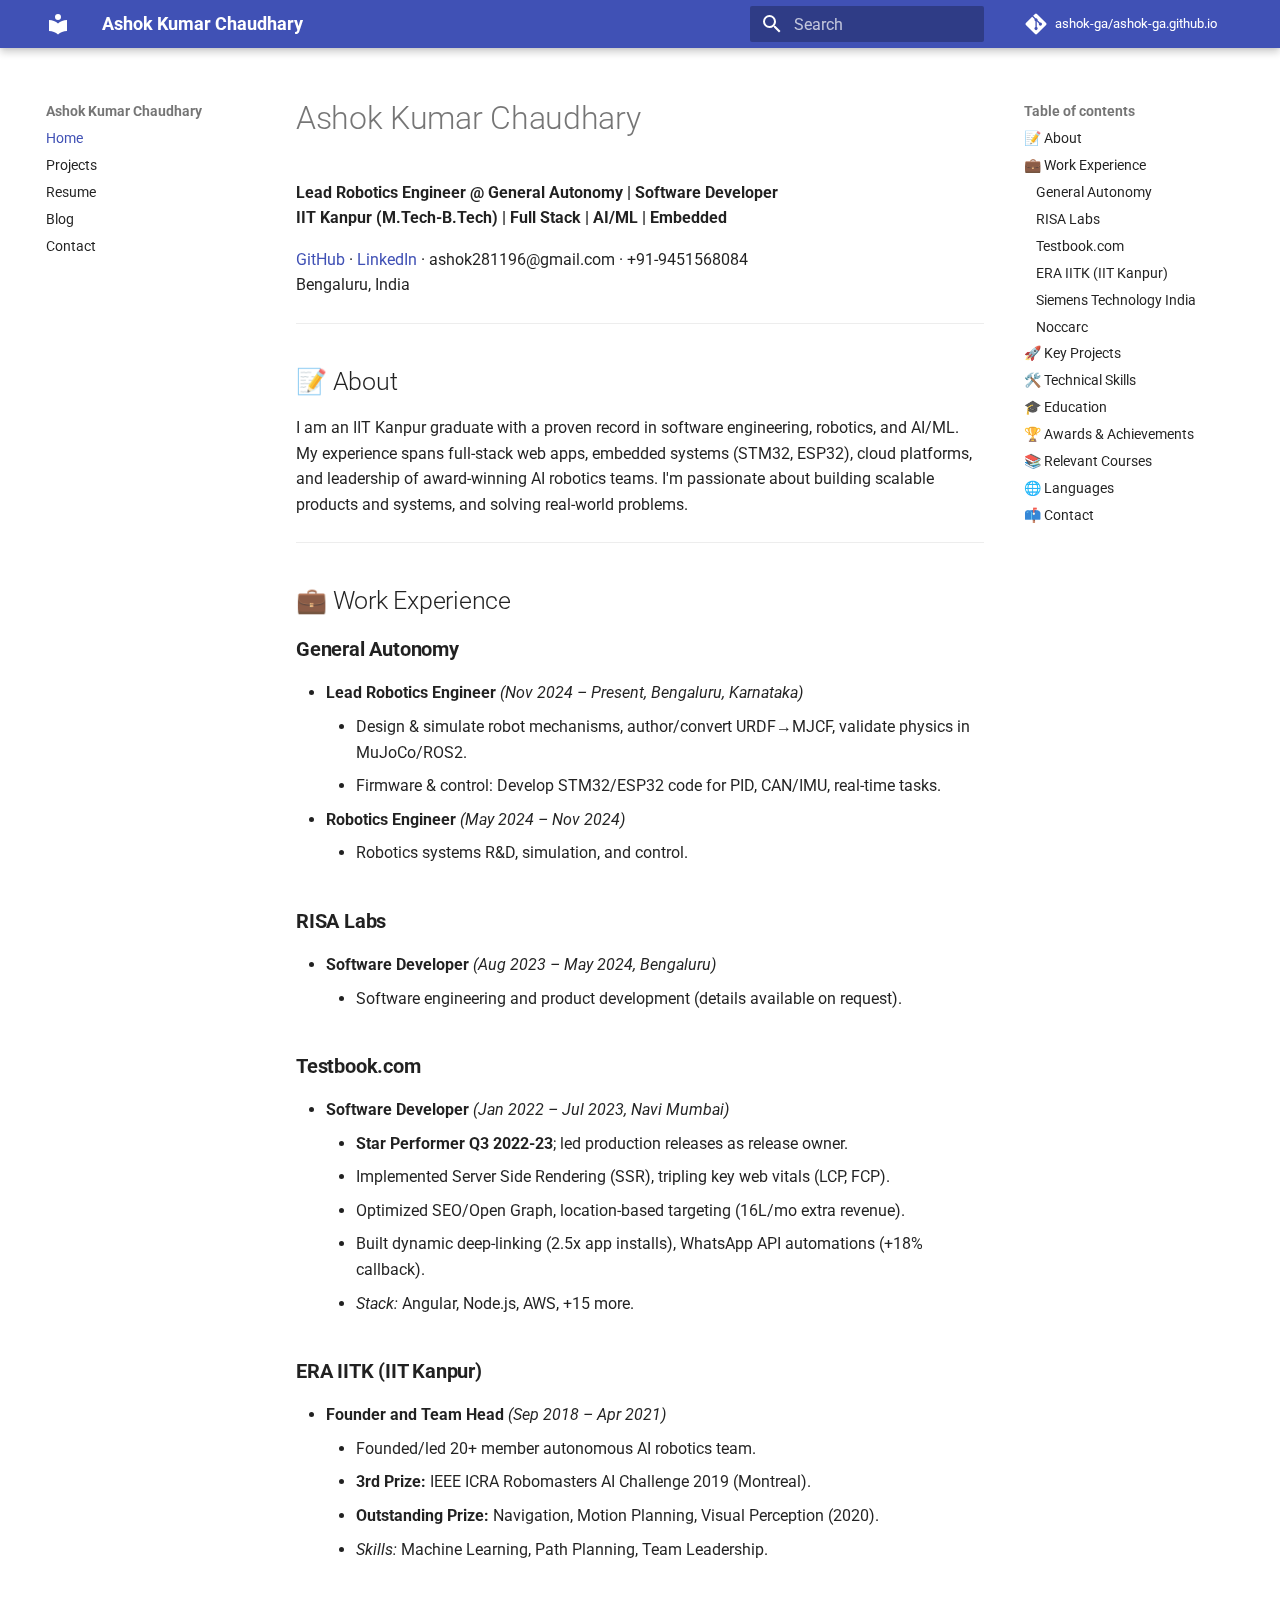
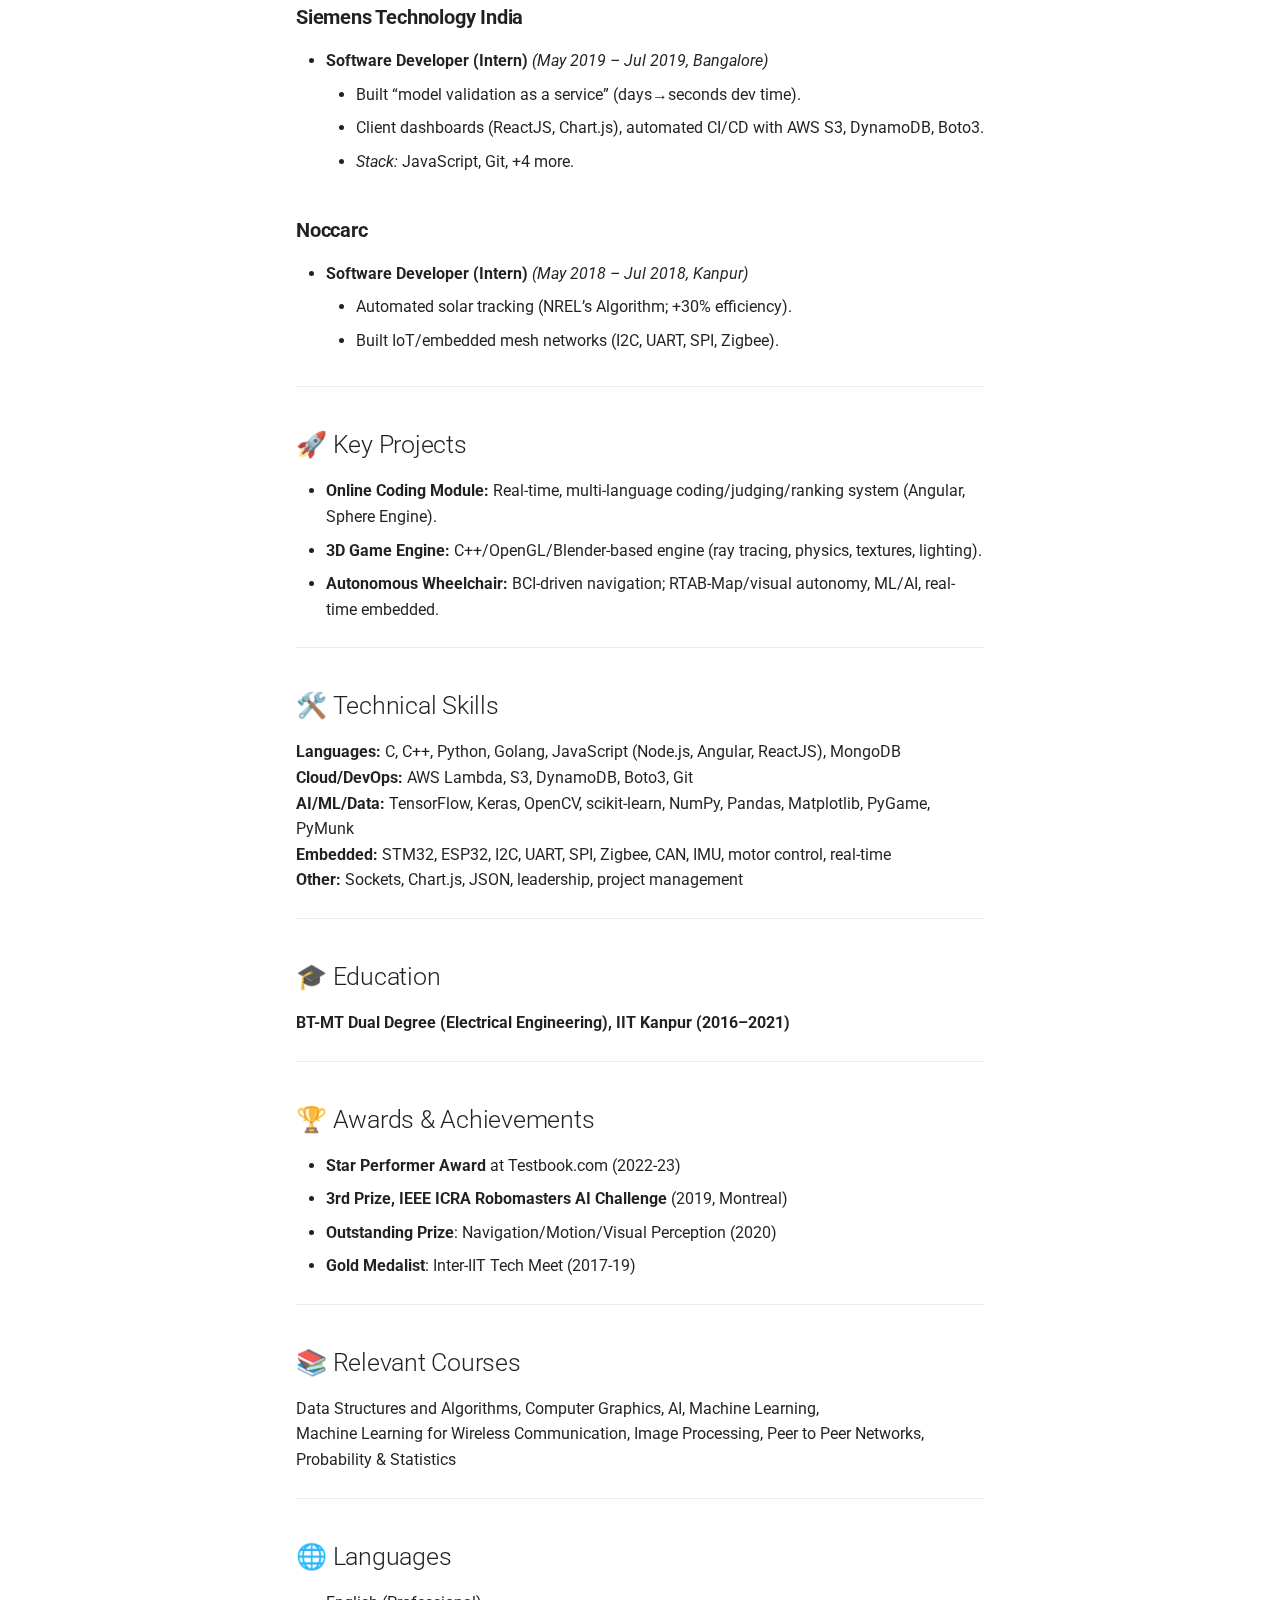
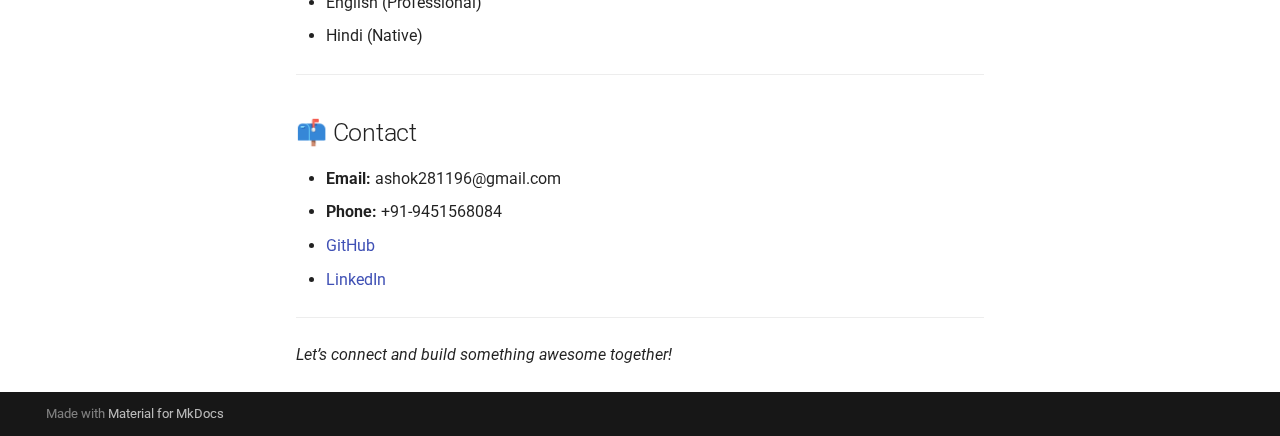
<file: site/index.html>
<!doctype html>
<html lang="en" class="no-js">
  <head>
    
      <meta charset="utf-8">
      <meta name="viewport" content="width=device-width,initial-scale=1">
      
      
      
        <link rel="canonical" href="https://ashok-ga.github.io/">
      
      
      
      
      <link rel="icon" href="assets/images/favicon.png">
      <meta name="generator" content="mkdocs-1.6.1, mkdocs-material-9.6.15">
    
    
      
        <title>Ashok Kumar Chaudhary</title>
      
    
    
      <link rel="stylesheet" href="assets/stylesheets/main.342714a4.min.css">
      
      


    
    
      
    
    
      
        
        
        <link rel="preconnect" href="https://fonts.gstatic.com" crossorigin>
        <link rel="stylesheet" href="https://fonts.googleapis.com/css?family=Roboto:300,300i,400,400i,700,700i%7CRoboto+Mono:400,400i,700,700i&display=fallback">
        <style>:root{--md-text-font:"Roboto";--md-code-font:"Roboto Mono"}</style>
      
    
    
    <script>__md_scope=new URL(".",location),__md_hash=e=>[...e].reduce(((e,_)=>(e<<5)-e+_.charCodeAt(0)),0),__md_get=(e,_=localStorage,t=__md_scope)=>JSON.parse(_.getItem(t.pathname+"."+e)),__md_set=(e,_,t=localStorage,a=__md_scope)=>{try{t.setItem(a.pathname+"."+e,JSON.stringify(_))}catch(e){}}</script>
    
      

    
    
    
  </head>
  
  
    <body dir="ltr">
  
    
    <input class="md-toggle" data-md-toggle="drawer" type="checkbox" id="__drawer" autocomplete="off">
    <input class="md-toggle" data-md-toggle="search" type="checkbox" id="__search" autocomplete="off">
    <label class="md-overlay" for="__drawer"></label>
    <div data-md-component="skip">
      
        
        <a href="#ashok-kumar-chaudhary" class="md-skip">
          Skip to content
        </a>
      
    </div>
    <div data-md-component="announce">
      
    </div>
    
    
      

  

<header class="md-header md-header--shadow" data-md-component="header">
  <nav class="md-header__inner md-grid" aria-label="Header">
    <a href="." title="Ashok Kumar Chaudhary" class="md-header__button md-logo" aria-label="Ashok Kumar Chaudhary" data-md-component="logo">
      
  
  <svg xmlns="http://www.w3.org/2000/svg" viewBox="0 0 24 24"><path d="M12 8a3 3 0 0 0 3-3 3 3 0 0 0-3-3 3 3 0 0 0-3 3 3 3 0 0 0 3 3m0 3.54C9.64 9.35 6.5 8 3 8v11c3.5 0 6.64 1.35 9 3.54 2.36-2.19 5.5-3.54 9-3.54V8c-3.5 0-6.64 1.35-9 3.54"/></svg>

    </a>
    <label class="md-header__button md-icon" for="__drawer">
      
      <svg xmlns="http://www.w3.org/2000/svg" viewBox="0 0 24 24"><path d="M3 6h18v2H3zm0 5h18v2H3zm0 5h18v2H3z"/></svg>
    </label>
    <div class="md-header__title" data-md-component="header-title">
      <div class="md-header__ellipsis">
        <div class="md-header__topic">
          <span class="md-ellipsis">
            Ashok Kumar Chaudhary
          </span>
        </div>
        <div class="md-header__topic" data-md-component="header-topic">
          <span class="md-ellipsis">
            
              Home
            
          </span>
        </div>
      </div>
    </div>
    
    
      <script>var palette=__md_get("__palette");if(palette&&palette.color){if("(prefers-color-scheme)"===palette.color.media){var media=matchMedia("(prefers-color-scheme: light)"),input=document.querySelector(media.matches?"[data-md-color-media='(prefers-color-scheme: light)']":"[data-md-color-media='(prefers-color-scheme: dark)']");palette.color.media=input.getAttribute("data-md-color-media"),palette.color.scheme=input.getAttribute("data-md-color-scheme"),palette.color.primary=input.getAttribute("data-md-color-primary"),palette.color.accent=input.getAttribute("data-md-color-accent")}for(var[key,value]of Object.entries(palette.color))document.body.setAttribute("data-md-color-"+key,value)}</script>
    
    
    
      
      
        <label class="md-header__button md-icon" for="__search">
          
          <svg xmlns="http://www.w3.org/2000/svg" viewBox="0 0 24 24"><path d="M9.5 3A6.5 6.5 0 0 1 16 9.5c0 1.61-.59 3.09-1.56 4.23l.27.27h.79l5 5-1.5 1.5-5-5v-.79l-.27-.27A6.52 6.52 0 0 1 9.5 16 6.5 6.5 0 0 1 3 9.5 6.5 6.5 0 0 1 9.5 3m0 2C7 5 5 7 5 9.5S7 14 9.5 14 14 12 14 9.5 12 5 9.5 5"/></svg>
        </label>
        <div class="md-search" data-md-component="search" role="dialog">
  <label class="md-search__overlay" for="__search"></label>
  <div class="md-search__inner" role="search">
    <form class="md-search__form" name="search">
      <input type="text" class="md-search__input" name="query" aria-label="Search" placeholder="Search" autocapitalize="off" autocorrect="off" autocomplete="off" spellcheck="false" data-md-component="search-query" required>
      <label class="md-search__icon md-icon" for="__search">
        
        <svg xmlns="http://www.w3.org/2000/svg" viewBox="0 0 24 24"><path d="M9.5 3A6.5 6.5 0 0 1 16 9.5c0 1.61-.59 3.09-1.56 4.23l.27.27h.79l5 5-1.5 1.5-5-5v-.79l-.27-.27A6.52 6.52 0 0 1 9.5 16 6.5 6.5 0 0 1 3 9.5 6.5 6.5 0 0 1 9.5 3m0 2C7 5 5 7 5 9.5S7 14 9.5 14 14 12 14 9.5 12 5 9.5 5"/></svg>
        
        <svg xmlns="http://www.w3.org/2000/svg" viewBox="0 0 24 24"><path d="M20 11v2H8l5.5 5.5-1.42 1.42L4.16 12l7.92-7.92L13.5 5.5 8 11z"/></svg>
      </label>
      <nav class="md-search__options" aria-label="Search">
        
        <button type="reset" class="md-search__icon md-icon" title="Clear" aria-label="Clear" tabindex="-1">
          
          <svg xmlns="http://www.w3.org/2000/svg" viewBox="0 0 24 24"><path d="M19 6.41 17.59 5 12 10.59 6.41 5 5 6.41 10.59 12 5 17.59 6.41 19 12 13.41 17.59 19 19 17.59 13.41 12z"/></svg>
        </button>
      </nav>
      
        <div class="md-search__suggest" data-md-component="search-suggest"></div>
      
    </form>
    <div class="md-search__output">
      <div class="md-search__scrollwrap" tabindex="0" data-md-scrollfix>
        <div class="md-search-result" data-md-component="search-result">
          <div class="md-search-result__meta">
            Initializing search
          </div>
          <ol class="md-search-result__list" role="presentation"></ol>
        </div>
      </div>
    </div>
  </div>
</div>
      
    
    
      <div class="md-header__source">
        <a href="https://github.com/ashok-ga/ashok-ga.github.io" title="Go to repository" class="md-source" data-md-component="source">
  <div class="md-source__icon md-icon">
    
    <svg xmlns="http://www.w3.org/2000/svg" viewBox="0 0 448 512"><!--! Font Awesome Free 6.7.2 by @fontawesome - https://fontawesome.com License - https://fontawesome.com/license/free (Icons: CC BY 4.0, Fonts: SIL OFL 1.1, Code: MIT License) Copyright 2024 Fonticons, Inc.--><path d="M439.55 236.05 244 40.45a28.87 28.87 0 0 0-40.81 0l-40.66 40.63 51.52 51.52c27.06-9.14 52.68 16.77 43.39 43.68l49.66 49.66c34.23-11.8 61.18 31 35.47 56.69-26.49 26.49-70.21-2.87-56-37.34L240.22 199v121.85c25.3 12.54 22.26 41.85 9.08 55a34.34 34.34 0 0 1-48.55 0c-17.57-17.6-11.07-46.91 11.25-56v-123c-20.8-8.51-24.6-30.74-18.64-45L142.57 101 8.45 235.14a28.86 28.86 0 0 0 0 40.81l195.61 195.6a28.86 28.86 0 0 0 40.8 0l194.69-194.69a28.86 28.86 0 0 0 0-40.81"/></svg>
  </div>
  <div class="md-source__repository">
    ashok-ga/ashok-ga.github.io
  </div>
</a>
      </div>
    
  </nav>
  
</header>
    
    <div class="md-container" data-md-component="container">
      
      
        
          
        
      
      <main class="md-main" data-md-component="main">
        <div class="md-main__inner md-grid">
          
            
              
              <div class="md-sidebar md-sidebar--primary" data-md-component="sidebar" data-md-type="navigation" >
                <div class="md-sidebar__scrollwrap">
                  <div class="md-sidebar__inner">
                    



<nav class="md-nav md-nav--primary" aria-label="Navigation" data-md-level="0">
  <label class="md-nav__title" for="__drawer">
    <a href="." title="Ashok Kumar Chaudhary" class="md-nav__button md-logo" aria-label="Ashok Kumar Chaudhary" data-md-component="logo">
      
  
  <svg xmlns="http://www.w3.org/2000/svg" viewBox="0 0 24 24"><path d="M12 8a3 3 0 0 0 3-3 3 3 0 0 0-3-3 3 3 0 0 0-3 3 3 3 0 0 0 3 3m0 3.54C9.64 9.35 6.5 8 3 8v11c3.5 0 6.64 1.35 9 3.54 2.36-2.19 5.5-3.54 9-3.54V8c-3.5 0-6.64 1.35-9 3.54"/></svg>

    </a>
    Ashok Kumar Chaudhary
  </label>
  
    <div class="md-nav__source">
      <a href="https://github.com/ashok-ga/ashok-ga.github.io" title="Go to repository" class="md-source" data-md-component="source">
  <div class="md-source__icon md-icon">
    
    <svg xmlns="http://www.w3.org/2000/svg" viewBox="0 0 448 512"><!--! Font Awesome Free 6.7.2 by @fontawesome - https://fontawesome.com License - https://fontawesome.com/license/free (Icons: CC BY 4.0, Fonts: SIL OFL 1.1, Code: MIT License) Copyright 2024 Fonticons, Inc.--><path d="M439.55 236.05 244 40.45a28.87 28.87 0 0 0-40.81 0l-40.66 40.63 51.52 51.52c27.06-9.14 52.68 16.77 43.39 43.68l49.66 49.66c34.23-11.8 61.18 31 35.47 56.69-26.49 26.49-70.21-2.87-56-37.34L240.22 199v121.85c25.3 12.54 22.26 41.85 9.08 55a34.34 34.34 0 0 1-48.55 0c-17.57-17.6-11.07-46.91 11.25-56v-123c-20.8-8.51-24.6-30.74-18.64-45L142.57 101 8.45 235.14a28.86 28.86 0 0 0 0 40.81l195.61 195.6a28.86 28.86 0 0 0 40.8 0l194.69-194.69a28.86 28.86 0 0 0 0-40.81"/></svg>
  </div>
  <div class="md-source__repository">
    ashok-ga/ashok-ga.github.io
  </div>
</a>
    </div>
  
  <ul class="md-nav__list" data-md-scrollfix>
    
      
      
  
  
    
  
  
  
    <li class="md-nav__item md-nav__item--active">
      
      <input class="md-nav__toggle md-toggle" type="checkbox" id="__toc">
      
      
        
      
      
        <label class="md-nav__link md-nav__link--active" for="__toc">
          
  
  
  <span class="md-ellipsis">
    Home
    
  </span>
  

          <span class="md-nav__icon md-icon"></span>
        </label>
      
      <a href="." class="md-nav__link md-nav__link--active">
        
  
  
  <span class="md-ellipsis">
    Home
    
  </span>
  

      </a>
      
        

<nav class="md-nav md-nav--secondary" aria-label="Table of contents">
  
  
  
    
  
  
    <label class="md-nav__title" for="__toc">
      <span class="md-nav__icon md-icon"></span>
      Table of contents
    </label>
    <ul class="md-nav__list" data-md-component="toc" data-md-scrollfix>
      
        <li class="md-nav__item">
  <a href="#about" class="md-nav__link">
    <span class="md-ellipsis">
      📝 About
    </span>
  </a>
  
</li>
      
        <li class="md-nav__item">
  <a href="#work-experience" class="md-nav__link">
    <span class="md-ellipsis">
      💼 Work Experience
    </span>
  </a>
  
    <nav class="md-nav" aria-label="💼 Work Experience">
      <ul class="md-nav__list">
        
          <li class="md-nav__item">
  <a href="#general-autonomy" class="md-nav__link">
    <span class="md-ellipsis">
      General Autonomy
    </span>
  </a>
  
</li>
        
          <li class="md-nav__item">
  <a href="#risa-labs" class="md-nav__link">
    <span class="md-ellipsis">
      RISA Labs
    </span>
  </a>
  
</li>
        
          <li class="md-nav__item">
  <a href="#testbookcom" class="md-nav__link">
    <span class="md-ellipsis">
      Testbook.com
    </span>
  </a>
  
</li>
        
          <li class="md-nav__item">
  <a href="#era-iitk-iit-kanpur" class="md-nav__link">
    <span class="md-ellipsis">
      ERA IITK (IIT Kanpur)
    </span>
  </a>
  
</li>
        
          <li class="md-nav__item">
  <a href="#siemens-technology-india" class="md-nav__link">
    <span class="md-ellipsis">
      Siemens Technology India
    </span>
  </a>
  
</li>
        
          <li class="md-nav__item">
  <a href="#noccarc" class="md-nav__link">
    <span class="md-ellipsis">
      Noccarc
    </span>
  </a>
  
</li>
        
      </ul>
    </nav>
  
</li>
      
        <li class="md-nav__item">
  <a href="#key-projects" class="md-nav__link">
    <span class="md-ellipsis">
      🚀 Key Projects
    </span>
  </a>
  
</li>
      
        <li class="md-nav__item">
  <a href="#technical-skills" class="md-nav__link">
    <span class="md-ellipsis">
      🛠️ Technical Skills
    </span>
  </a>
  
</li>
      
        <li class="md-nav__item">
  <a href="#education" class="md-nav__link">
    <span class="md-ellipsis">
      🎓 Education
    </span>
  </a>
  
</li>
      
        <li class="md-nav__item">
  <a href="#awards-achievements" class="md-nav__link">
    <span class="md-ellipsis">
      🏆 Awards &amp; Achievements
    </span>
  </a>
  
</li>
      
        <li class="md-nav__item">
  <a href="#relevant-courses" class="md-nav__link">
    <span class="md-ellipsis">
      📚 Relevant Courses
    </span>
  </a>
  
</li>
      
        <li class="md-nav__item">
  <a href="#languages" class="md-nav__link">
    <span class="md-ellipsis">
      🌐 Languages
    </span>
  </a>
  
</li>
      
        <li class="md-nav__item">
  <a href="#contact" class="md-nav__link">
    <span class="md-ellipsis">
      📫 Contact
    </span>
  </a>
  
</li>
      
    </ul>
  
</nav>
      
    </li>
  

    
      
      
  
  
  
  
    <li class="md-nav__item">
      <a href="projects.md" class="md-nav__link">
        
  
  
  <span class="md-ellipsis">
    Projects
    
  </span>
  

      </a>
    </li>
  

    
      
      
  
  
  
  
    <li class="md-nav__item">
      <a href="resume.md" class="md-nav__link">
        
  
  
  <span class="md-ellipsis">
    Resume
    
  </span>
  

      </a>
    </li>
  

    
      
      
  
  
  
  
    <li class="md-nav__item">
      <a href="blog.md" class="md-nav__link">
        
  
  
  <span class="md-ellipsis">
    Blog
    
  </span>
  

      </a>
    </li>
  

    
      
      
  
  
  
  
    <li class="md-nav__item">
      <a href="contact.md" class="md-nav__link">
        
  
  
  <span class="md-ellipsis">
    Contact
    
  </span>
  

      </a>
    </li>
  

    
  </ul>
</nav>
                  </div>
                </div>
              </div>
            
            
              
              <div class="md-sidebar md-sidebar--secondary" data-md-component="sidebar" data-md-type="toc" >
                <div class="md-sidebar__scrollwrap">
                  <div class="md-sidebar__inner">
                    

<nav class="md-nav md-nav--secondary" aria-label="Table of contents">
  
  
  
    
  
  
    <label class="md-nav__title" for="__toc">
      <span class="md-nav__icon md-icon"></span>
      Table of contents
    </label>
    <ul class="md-nav__list" data-md-component="toc" data-md-scrollfix>
      
        <li class="md-nav__item">
  <a href="#about" class="md-nav__link">
    <span class="md-ellipsis">
      📝 About
    </span>
  </a>
  
</li>
      
        <li class="md-nav__item">
  <a href="#work-experience" class="md-nav__link">
    <span class="md-ellipsis">
      💼 Work Experience
    </span>
  </a>
  
    <nav class="md-nav" aria-label="💼 Work Experience">
      <ul class="md-nav__list">
        
          <li class="md-nav__item">
  <a href="#general-autonomy" class="md-nav__link">
    <span class="md-ellipsis">
      General Autonomy
    </span>
  </a>
  
</li>
        
          <li class="md-nav__item">
  <a href="#risa-labs" class="md-nav__link">
    <span class="md-ellipsis">
      RISA Labs
    </span>
  </a>
  
</li>
        
          <li class="md-nav__item">
  <a href="#testbookcom" class="md-nav__link">
    <span class="md-ellipsis">
      Testbook.com
    </span>
  </a>
  
</li>
        
          <li class="md-nav__item">
  <a href="#era-iitk-iit-kanpur" class="md-nav__link">
    <span class="md-ellipsis">
      ERA IITK (IIT Kanpur)
    </span>
  </a>
  
</li>
        
          <li class="md-nav__item">
  <a href="#siemens-technology-india" class="md-nav__link">
    <span class="md-ellipsis">
      Siemens Technology India
    </span>
  </a>
  
</li>
        
          <li class="md-nav__item">
  <a href="#noccarc" class="md-nav__link">
    <span class="md-ellipsis">
      Noccarc
    </span>
  </a>
  
</li>
        
      </ul>
    </nav>
  
</li>
      
        <li class="md-nav__item">
  <a href="#key-projects" class="md-nav__link">
    <span class="md-ellipsis">
      🚀 Key Projects
    </span>
  </a>
  
</li>
      
        <li class="md-nav__item">
  <a href="#technical-skills" class="md-nav__link">
    <span class="md-ellipsis">
      🛠️ Technical Skills
    </span>
  </a>
  
</li>
      
        <li class="md-nav__item">
  <a href="#education" class="md-nav__link">
    <span class="md-ellipsis">
      🎓 Education
    </span>
  </a>
  
</li>
      
        <li class="md-nav__item">
  <a href="#awards-achievements" class="md-nav__link">
    <span class="md-ellipsis">
      🏆 Awards &amp; Achievements
    </span>
  </a>
  
</li>
      
        <li class="md-nav__item">
  <a href="#relevant-courses" class="md-nav__link">
    <span class="md-ellipsis">
      📚 Relevant Courses
    </span>
  </a>
  
</li>
      
        <li class="md-nav__item">
  <a href="#languages" class="md-nav__link">
    <span class="md-ellipsis">
      🌐 Languages
    </span>
  </a>
  
</li>
      
        <li class="md-nav__item">
  <a href="#contact" class="md-nav__link">
    <span class="md-ellipsis">
      📫 Contact
    </span>
  </a>
  
</li>
      
    </ul>
  
</nav>
                  </div>
                </div>
              </div>
            
          
          
            <div class="md-content" data-md-component="content">
              <article class="md-content__inner md-typeset">
                
                  


  
  


<h1 id="ashok-kumar-chaudhary">Ashok Kumar Chaudhary<a class="headerlink" href="#ashok-kumar-chaudhary" title="Permanent link">&para;</a></h1>
<p><strong>Lead Robotics Engineer @ General Autonomy | Software Developer  <br />
IIT Kanpur (M.Tech-B.Tech) | Full Stack | AI/ML | Embedded</strong></p>
<p><a href="https://github.com/ashok281196">GitHub</a> · <a href="https://linkedin.com/in/ashok281196">LinkedIn</a> · ashok281196@gmail.com · +91-9451568084<br />
Bengaluru, India</p>
<hr />
<h2 id="about">📝 About<a class="headerlink" href="#about" title="Permanent link">&para;</a></h2>
<p>I am an IIT Kanpur graduate with a proven record in software engineering, robotics, and AI/ML. My experience spans full-stack web apps, embedded systems (STM32, ESP32), cloud platforms, and leadership of award-winning AI robotics teams. I'm passionate about building scalable products and systems, and solving real-world problems.</p>
<hr />
<h2 id="work-experience">💼 Work Experience<a class="headerlink" href="#work-experience" title="Permanent link">&para;</a></h2>
<h3 id="general-autonomy"><strong>General Autonomy</strong><a class="headerlink" href="#general-autonomy" title="Permanent link">&para;</a></h3>
<ul>
<li><strong>Lead Robotics Engineer</strong> <em>(Nov 2024 – Present, Bengaluru, Karnataka)</em><ul>
<li>Design &amp; simulate robot mechanisms, author/convert URDF→MJCF, validate physics in MuJoCo/ROS2.</li>
<li>Firmware &amp; control: Develop STM32/ESP32 code for PID, CAN/IMU, real-time tasks.</li>
</ul>
</li>
<li><strong>Robotics Engineer</strong> <em>(May 2024 – Nov 2024)</em><ul>
<li>Robotics systems R&amp;D, simulation, and control.</li>
</ul>
</li>
</ul>
<h3 id="risa-labs"><strong>RISA Labs</strong><a class="headerlink" href="#risa-labs" title="Permanent link">&para;</a></h3>
<ul>
<li><strong>Software Developer</strong> <em>(Aug 2023 – May 2024, Bengaluru)</em><ul>
<li>Software engineering and product development (details available on request).</li>
</ul>
</li>
</ul>
<h3 id="testbookcom"><strong>Testbook.com</strong><a class="headerlink" href="#testbookcom" title="Permanent link">&para;</a></h3>
<ul>
<li><strong>Software Developer</strong> <em>(Jan 2022 – Jul 2023, Navi Mumbai)</em><ul>
<li><strong>Star Performer Q3 2022-23</strong>; led production releases as release owner.</li>
<li>Implemented Server Side Rendering (SSR), tripling key web vitals (LCP, FCP).</li>
<li>Optimized SEO/Open Graph, location-based targeting (16L/mo extra revenue).</li>
<li>Built dynamic deep-linking (2.5x app installs), WhatsApp API automations (+18% callback).</li>
<li><em>Stack:</em> Angular, Node.js, AWS, +15 more.</li>
</ul>
</li>
</ul>
<h3 id="era-iitk-iit-kanpur"><strong>ERA IITK (IIT Kanpur)</strong><a class="headerlink" href="#era-iitk-iit-kanpur" title="Permanent link">&para;</a></h3>
<ul>
<li><strong>Founder and Team Head</strong> <em>(Sep 2018 – Apr 2021)</em><ul>
<li>Founded/led 20+ member autonomous AI robotics team.</li>
<li><strong>3rd Prize:</strong> IEEE ICRA Robomasters AI Challenge 2019 (Montreal).</li>
<li><strong>Outstanding Prize:</strong> Navigation, Motion Planning, Visual Perception (2020).</li>
<li><em>Skills:</em> Machine Learning, Path Planning, Team Leadership.</li>
</ul>
</li>
</ul>
<h3 id="siemens-technology-india"><strong>Siemens Technology India</strong><a class="headerlink" href="#siemens-technology-india" title="Permanent link">&para;</a></h3>
<ul>
<li><strong>Software Developer (Intern)</strong> <em>(May 2019 – Jul 2019, Bangalore)</em><ul>
<li>Built “model validation as a service” (days→seconds dev time).</li>
<li>Client dashboards (ReactJS, Chart.js), automated CI/CD with AWS S3, DynamoDB, Boto3.</li>
<li><em>Stack:</em> JavaScript, Git, +4 more.</li>
</ul>
</li>
</ul>
<h3 id="noccarc"><strong>Noccarc</strong><a class="headerlink" href="#noccarc" title="Permanent link">&para;</a></h3>
<ul>
<li><strong>Software Developer (Intern)</strong> <em>(May 2018 – Jul 2018, Kanpur)</em><ul>
<li>Automated solar tracking (NREL’s Algorithm; +30% efficiency).</li>
<li>Built IoT/embedded mesh networks (I2C, UART, SPI, Zigbee).</li>
</ul>
</li>
</ul>
<hr />
<h2 id="key-projects">🚀 Key Projects<a class="headerlink" href="#key-projects" title="Permanent link">&para;</a></h2>
<ul>
<li><strong>Online Coding Module:</strong> Real-time, multi-language coding/judging/ranking system (Angular, Sphere Engine).</li>
<li><strong>3D Game Engine:</strong> C++/OpenGL/Blender-based engine (ray tracing, physics, textures, lighting).</li>
<li><strong>Autonomous Wheelchair:</strong> BCI-driven navigation; RTAB-Map/visual autonomy, ML/AI, real-time embedded.</li>
</ul>
<hr />
<h2 id="technical-skills">🛠️ Technical Skills<a class="headerlink" href="#technical-skills" title="Permanent link">&para;</a></h2>
<p><strong>Languages:</strong> C, C++, Python, Golang, JavaScript (Node.js, Angular, ReactJS), MongoDB<br />
<strong>Cloud/DevOps:</strong> AWS Lambda, S3, DynamoDB, Boto3, Git<br />
<strong>AI/ML/Data:</strong> TensorFlow, Keras, OpenCV, scikit-learn, NumPy, Pandas, Matplotlib, PyGame, PyMunk<br />
<strong>Embedded:</strong> STM32, ESP32, I2C, UART, SPI, Zigbee, CAN, IMU, motor control, real-time<br />
<strong>Other:</strong> Sockets, Chart.js, JSON, leadership, project management</p>
<hr />
<h2 id="education">🎓 Education<a class="headerlink" href="#education" title="Permanent link">&para;</a></h2>
<p><strong>BT-MT Dual Degree (Electrical Engineering), IIT Kanpur (2016–2021)</strong></p>
<hr />
<h2 id="awards-achievements">🏆 Awards &amp; Achievements<a class="headerlink" href="#awards-achievements" title="Permanent link">&para;</a></h2>
<ul>
<li><strong>Star Performer Award</strong> at Testbook.com (2022-23)</li>
<li><strong>3rd Prize, IEEE ICRA Robomasters AI Challenge</strong> (2019, Montreal)</li>
<li><strong>Outstanding Prize</strong>: Navigation/Motion/Visual Perception (2020)</li>
<li><strong>Gold Medalist</strong>: Inter-IIT Tech Meet (2017-19)</li>
</ul>
<hr />
<h2 id="relevant-courses">📚 Relevant Courses<a class="headerlink" href="#relevant-courses" title="Permanent link">&para;</a></h2>
<p>Data Structures and Algorithms, Computer Graphics, AI, Machine Learning,<br />
Machine Learning for Wireless Communication, Image Processing, Peer to Peer Networks, Probability &amp; Statistics</p>
<hr />
<h2 id="languages">🌐 Languages<a class="headerlink" href="#languages" title="Permanent link">&para;</a></h2>
<ul>
<li>English (Professional)</li>
<li>Hindi (Native)</li>
</ul>
<hr />
<h2 id="contact">📫 Contact<a class="headerlink" href="#contact" title="Permanent link">&para;</a></h2>
<ul>
<li><strong>Email:</strong> ashok281196@gmail.com</li>
<li><strong>Phone:</strong> +91-9451568084</li>
<li><a href="https://github.com/ashok2811">GitHub</a></li>
<li><a href="https://linkedin.com/in/ashok281196">LinkedIn</a></li>
</ul>
<hr />
<p><em>Let’s connect and build something awesome together!</em></p>












                
              </article>
            </div>
          
          
<script>var target=document.getElementById(location.hash.slice(1));target&&target.name&&(target.checked=target.name.startsWith("__tabbed_"))</script>
        </div>
        
          <button type="button" class="md-top md-icon" data-md-component="top" hidden>
  
  <svg xmlns="http://www.w3.org/2000/svg" viewBox="0 0 24 24"><path d="M13 20h-2V8l-5.5 5.5-1.42-1.42L12 4.16l7.92 7.92-1.42 1.42L13 8z"/></svg>
  Back to top
</button>
        
      </main>
      
        <footer class="md-footer">
  
  <div class="md-footer-meta md-typeset">
    <div class="md-footer-meta__inner md-grid">
      <div class="md-copyright">
  
  
    Made with
    <a href="https://squidfunk.github.io/mkdocs-material/" target="_blank" rel="noopener">
      Material for MkDocs
    </a>
  
</div>
      
    </div>
  </div>
</footer>
      
    </div>
    <div class="md-dialog" data-md-component="dialog">
      <div class="md-dialog__inner md-typeset"></div>
    </div>
    
    
    
      
      <script id="__config" type="application/json">{"base": ".", "features": ["navigation.sections", "navigation.top", "navigation.expand", "navigation.instant", "search.suggest", "content.code.copy"], "search": "assets/javascripts/workers/search.d50fe291.min.js", "tags": null, "translations": {"clipboard.copied": "Copied to clipboard", "clipboard.copy": "Copy to clipboard", "search.result.more.one": "1 more on this page", "search.result.more.other": "# more on this page", "search.result.none": "No matching documents", "search.result.one": "1 matching document", "search.result.other": "# matching documents", "search.result.placeholder": "Type to start searching", "search.result.term.missing": "Missing", "select.version": "Select version"}, "version": null}</script>
    
    
      <script src="assets/javascripts/bundle.56ea9cef.min.js"></script>
      
    
  </body>
</html>
</file>
<file: site/assets/stylesheets/main.342714a4.min.css>
@charset "UTF-8";html{-webkit-text-size-adjust:none;-moz-text-size-adjust:none;text-size-adjust:none;box-sizing:border-box}*,:after,:before{box-sizing:inherit}@media (prefers-reduced-motion){*,:after,:before{transition:none!important}}body{margin:0}a,button,input,label{-webkit-tap-highlight-color:transparent}a{color:inherit;text-decoration:none}hr{border:0;box-sizing:initial;display:block;height:.05rem;overflow:visible;padding:0}small{font-size:80%}sub,sup{line-height:1em}img{border-style:none}table{border-collapse:initial;border-spacing:0}td,th{font-weight:400;vertical-align:top}button{background:#0000;border:0;font-family:inherit;font-size:inherit;margin:0;padding:0}input{border:0;outline:none}:root{--md-primary-fg-color:#4051b5;--md-primary-fg-color--light:#5d6cc0;--md-primary-fg-color--dark:#303fa1;--md-primary-bg-color:#fff;--md-primary-bg-color--light:#ffffffb3;--md-accent-fg-color:#526cfe;--md-accent-fg-color--transparent:#526cfe1a;--md-accent-bg-color:#fff;--md-accent-bg-color--light:#ffffffb3}[data-md-color-scheme=default]{color-scheme:light}[data-md-color-scheme=default] img[src$="#gh-dark-mode-only"],[data-md-color-scheme=default] img[src$="#only-dark"]{display:none}:root,[data-md-color-scheme=default]{--md-hue:225deg;--md-default-fg-color:#000000de;--md-default-fg-color--light:#0000008a;--md-default-fg-color--lighter:#00000052;--md-default-fg-color--lightest:#00000012;--md-default-bg-color:#fff;--md-default-bg-color--light:#ffffffb3;--md-default-bg-color--lighter:#ffffff4d;--md-default-bg-color--lightest:#ffffff1f;--md-code-fg-color:#36464e;--md-code-bg-color:#f5f5f5;--md-code-hl-color:#4287ff;--md-code-hl-color--light:#4287ff1a;--md-code-hl-number-color:#d52a2a;--md-code-hl-special-color:#db1457;--md-code-hl-function-color:#a846b9;--md-code-hl-constant-color:#6e59d9;--md-code-hl-keyword-color:#3f6ec6;--md-code-hl-string-color:#1c7d4d;--md-code-hl-name-color:var(--md-code-fg-color);--md-code-hl-operator-color:var(--md-default-fg-color--light);--md-code-hl-punctuation-color:var(--md-default-fg-color--light);--md-code-hl-comment-color:var(--md-default-fg-color--light);--md-code-hl-generic-color:var(--md-default-fg-color--light);--md-code-hl-variable-color:var(--md-default-fg-color--light);--md-typeset-color:var(--md-default-fg-color);--md-typeset-a-color:var(--md-primary-fg-color);--md-typeset-del-color:#f5503d26;--md-typeset-ins-color:#0bd57026;--md-typeset-kbd-color:#fafafa;--md-typeset-kbd-accent-color:#fff;--md-typeset-kbd-border-color:#b8b8b8;--md-typeset-mark-color:#ffff0080;--md-typeset-table-color:#0000001f;--md-typeset-table-color--light:rgba(0,0,0,.035);--md-admonition-fg-color:var(--md-default-fg-color);--md-admonition-bg-color:var(--md-default-bg-color);--md-warning-fg-color:#000000de;--md-warning-bg-color:#ff9;--md-footer-fg-color:#fff;--md-footer-fg-color--light:#ffffffb3;--md-footer-fg-color--lighter:#ffffff73;--md-footer-bg-color:#000000de;--md-footer-bg-color--dark:#00000052;--md-shadow-z1:0 0.2rem 0.5rem #0000000d,0 0 0.05rem #0000001a;--md-shadow-z2:0 0.2rem 0.5rem #0000001a,0 0 0.05rem #00000040;--md-shadow-z3:0 0.2rem 0.5rem #0003,0 0 0.05rem #00000059}.md-icon svg{fill:currentcolor;display:block;height:1.2rem;width:1.2rem}body{-webkit-font-smoothing:antialiased;-moz-osx-font-smoothing:grayscale;--md-text-font-family:var(--md-text-font,_),-apple-system,BlinkMacSystemFont,Helvetica,Arial,sans-serif;--md-code-font-family:var(--md-code-font,_),SFMono-Regular,Consolas,Menlo,monospace}aside,body,input{font-feature-settings:"kern","liga";color:var(--md-typeset-color);font-family:var(--md-text-font-family)}code,kbd,pre{font-feature-settings:"kern";font-family:var(--md-code-font-family)}:root{--md-typeset-table-sort-icon:url('data:image/svg+xml;charset=utf-8,<svg xmlns="http://www.w3.org/2000/svg" viewBox="0 0 24 24"><path d="m18 21-4-4h3V7h-3l4-4 4 4h-3v10h3M2 19v-2h10v2M2 13v-2h7v2M2 7V5h4v2z"/></svg>');--md-typeset-table-sort-icon--asc:url('data:image/svg+xml;charset=utf-8,<svg xmlns="http://www.w3.org/2000/svg" viewBox="0 0 24 24"><path d="M19 17h3l-4 4-4-4h3V3h2M2 17h10v2H2M6 5v2H2V5m0 6h7v2H2z"/></svg>');--md-typeset-table-sort-icon--desc:url('data:image/svg+xml;charset=utf-8,<svg xmlns="http://www.w3.org/2000/svg" viewBox="0 0 24 24"><path d="M19 7h3l-4-4-4 4h3v14h2M2 17h10v2H2M6 5v2H2V5m0 6h7v2H2z"/></svg>')}.md-typeset{-webkit-print-color-adjust:exact;color-adjust:exact;font-size:.8rem;line-height:1.6;overflow-wrap:break-word}@media print{.md-typeset{font-size:.68rem}}.md-typeset blockquote,.md-typeset dl,.md-typeset figure,.md-typeset ol,.md-typeset pre,.md-typeset ul{margin-bottom:1em;margin-top:1em}.md-typeset h1{color:var(--md-default-fg-color--light);font-size:2em;line-height:1.3;margin:0 0 1.25em}.md-typeset h1,.md-typeset h2{font-weight:300;letter-spacing:-.01em}.md-typeset h2{font-size:1.5625em;line-height:1.4;margin:1.6em 0 .64em}.md-typeset h3{font-size:1.25em;font-weight:400;letter-spacing:-.01em;line-height:1.5;margin:1.6em 0 .8em}.md-typeset h2+h3{margin-top:.8em}.md-typeset h4{font-weight:700;letter-spacing:-.01em;margin:1em 0}.md-typeset h5,.md-typeset h6{color:var(--md-default-fg-color--light);font-size:.8em;font-weight:700;letter-spacing:-.01em;margin:1.25em 0}.md-typeset h5{text-transform:uppercase}.md-typeset h5 code{text-transform:none}.md-typeset hr{border-bottom:.05rem solid var(--md-default-fg-color--lightest);display:flow-root;margin:1.5em 0}.md-typeset a{color:var(--md-typeset-a-color);word-break:break-word}.md-typeset a,.md-typeset a:before{transition:color 125ms}.md-typeset a:focus,.md-typeset a:hover{color:var(--md-accent-fg-color)}.md-typeset a:focus code,.md-typeset a:hover code{background-color:var(--md-accent-fg-color--transparent)}.md-typeset a code{color:currentcolor;transition:background-color 125ms}.md-typeset a.focus-visible{outline-color:var(--md-accent-fg-color);outline-offset:.2rem}.md-typeset code,.md-typeset kbd,.md-typeset pre{color:var(--md-code-fg-color);direction:ltr;font-variant-ligatures:none}@media print{.md-typeset code,.md-typeset kbd,.md-typeset pre{white-space:pre-wrap}}.md-typeset code{background-color:var(--md-code-bg-color);border-radius:.1rem;-webkit-box-decoration-break:clone;box-decoration-break:clone;font-size:.85em;padding:0 .2941176471em;word-break:break-word}.md-typeset code:not(.focus-visible){-webkit-tap-highlight-color:transparent;outline:none}.md-typeset pre{display:flow-root;line-height:1.4;position:relative}.md-typeset pre>code{-webkit-box-decoration-break:slice;box-decoration-break:slice;box-shadow:none;display:block;margin:0;outline-color:var(--md-accent-fg-color);overflow:auto;padding:.7720588235em 1.1764705882em;scrollbar-color:var(--md-default-fg-color--lighter) #0000;scrollbar-width:thin;touch-action:auto;word-break:normal}.md-typeset pre>code:hover{scrollbar-color:var(--md-accent-fg-color) #0000}.md-typeset pre>code::-webkit-scrollbar{height:.2rem;width:.2rem}.md-typeset pre>code::-webkit-scrollbar-thumb{background-color:var(--md-default-fg-color--lighter)}.md-typeset pre>code::-webkit-scrollbar-thumb:hover{background-color:var(--md-accent-fg-color)}.md-typeset kbd{background-color:var(--md-typeset-kbd-color);border-radius:.1rem;box-shadow:0 .1rem 0 .05rem var(--md-typeset-kbd-border-color),0 .1rem 0 var(--md-typeset-kbd-border-color),0 -.1rem .2rem var(--md-typeset-kbd-accent-color) inset;color:var(--md-default-fg-color);display:inline-block;font-size:.75em;padding:0 .6666666667em;vertical-align:text-top;word-break:break-word}.md-typeset mark{background-color:var(--md-typeset-mark-color);-webkit-box-decoration-break:clone;box-decoration-break:clone;color:inherit;word-break:break-word}.md-typeset abbr{border-bottom:.05rem dotted var(--md-default-fg-color--light);cursor:help;text-decoration:none}.md-typeset small{opacity:.75}[dir=ltr] .md-typeset sub,[dir=ltr] .md-typeset sup{margin-left:.078125em}[dir=rtl] .md-typeset sub,[dir=rtl] .md-typeset sup{margin-right:.078125em}[dir=ltr] .md-typeset blockquote{padding-left:.6rem}[dir=rtl] .md-typeset blockquote{padding-right:.6rem}[dir=ltr] .md-typeset blockquote{border-left:.2rem solid var(--md-default-fg-color--lighter)}[dir=rtl] .md-typeset blockquote{border-right:.2rem solid var(--md-default-fg-color--lighter)}.md-typeset blockquote{color:var(--md-default-fg-color--light);margin-left:0;margin-right:0}.md-typeset ul{list-style-type:disc}.md-typeset ul[type]{list-style-type:revert-layer}[dir=ltr] .md-typeset ol,[dir=ltr] .md-typeset ul{margin-left:.625em}[dir=rtl] .md-typeset ol,[dir=rtl] .md-typeset ul{margin-right:.625em}.md-typeset ol,.md-typeset ul{padding:0}.md-typeset ol:not([hidden]),.md-typeset ul:not([hidden]){display:flow-root}.md-typeset ol ol,.md-typeset ul ol{list-style-type:lower-alpha}.md-typeset ol ol ol,.md-typeset ul ol ol{list-style-type:lower-roman}.md-typeset ol ol ol ol,.md-typeset ul ol ol ol{list-style-type:upper-alpha}.md-typeset ol ol ol ol ol,.md-typeset ul ol ol ol ol{list-style-type:upper-roman}.md-typeset ol[type],.md-typeset ul[type]{list-style-type:revert-layer}[dir=ltr] .md-typeset ol li,[dir=ltr] .md-typeset ul li{margin-left:1.25em}[dir=rtl] .md-typeset ol li,[dir=rtl] .md-typeset ul li{margin-right:1.25em}.md-typeset ol li,.md-typeset ul li{margin-bottom:.5em}.md-typeset ol li blockquote,.md-typeset ol li p,.md-typeset ul li blockquote,.md-typeset ul li p{margin:.5em 0}.md-typeset ol li:last-child,.md-typeset ul li:last-child{margin-bottom:0}[dir=ltr] .md-typeset ol li ol,[dir=ltr] .md-typeset ol li ul,[dir=ltr] .md-typeset ul li ol,[dir=ltr] .md-typeset ul li ul{margin-left:.625em}[dir=rtl] .md-typeset ol li ol,[dir=rtl] .md-typeset ol li ul,[dir=rtl] .md-typeset ul li ol,[dir=rtl] .md-typeset ul li ul{margin-right:.625em}.md-typeset ol li ol,.md-typeset ol li ul,.md-typeset ul li ol,.md-typeset ul li ul{margin-bottom:.5em;margin-top:.5em}[dir=ltr] .md-typeset dd{margin-left:1.875em}[dir=rtl] .md-typeset dd{margin-right:1.875em}.md-typeset dd{margin-bottom:1.5em;margin-top:1em}.md-typeset img,.md-typeset svg,.md-typeset video{height:auto;max-width:100%}.md-typeset img[align=left]{margin:1em 1em 1em 0}.md-typeset img[align=right]{margin:1em 0 1em 1em}.md-typeset img[align]:only-child{margin-top:0}.md-typeset figure{display:flow-root;margin:1em auto;max-width:100%;text-align:center;width:-moz-fit-content;width:fit-content}.md-typeset figure img{display:block;margin:0 auto}.md-typeset figcaption{font-style:italic;margin:1em auto;max-width:24rem}.md-typeset iframe{max-width:100%}.md-typeset table:not([class]){background-color:var(--md-default-bg-color);border:.05rem solid var(--md-typeset-table-color);border-radius:.1rem;display:inline-block;font-size:.64rem;max-width:100%;overflow:auto;touch-action:auto}@media print{.md-typeset table:not([class]){display:table}}.md-typeset table:not([class])+*{margin-top:1.5em}.md-typeset table:not([class]) td>:first-child,.md-typeset table:not([class]) th>:first-child{margin-top:0}.md-typeset table:not([class]) td>:last-child,.md-typeset table:not([class]) th>:last-child{margin-bottom:0}.md-typeset table:not([class]) td:not([align]),.md-typeset table:not([class]) th:not([align]){text-align:left}[dir=rtl] .md-typeset table:not([class]) td:not([align]),[dir=rtl] .md-typeset table:not([class]) th:not([align]){text-align:right}.md-typeset table:not([class]) th{font-weight:700;min-width:5rem;padding:.9375em 1.25em;vertical-align:top}.md-typeset table:not([class]) td{border-top:.05rem solid var(--md-typeset-table-color);padding:.9375em 1.25em;vertical-align:top}.md-typeset table:not([class]) tbody tr{transition:background-color 125ms}.md-typeset table:not([class]) tbody tr:hover{background-color:var(--md-typeset-table-color--light);box-shadow:0 .05rem 0 var(--md-default-bg-color) inset}.md-typeset table:not([class]) a{word-break:normal}.md-typeset table th[role=columnheader]{cursor:pointer}[dir=ltr] .md-typeset table th[role=columnheader]:after{margin-left:.5em}[dir=rtl] .md-typeset table th[role=columnheader]:after{margin-right:.5em}.md-typeset table th[role=columnheader]:after{content:"";display:inline-block;height:1.2em;-webkit-mask-image:var(--md-typeset-table-sort-icon);mask-image:var(--md-typeset-table-sort-icon);-webkit-mask-repeat:no-repeat;mask-repeat:no-repeat;-webkit-mask-size:contain;mask-size:contain;transition:background-color 125ms;vertical-align:text-bottom;width:1.2em}.md-typeset table th[role=columnheader]:hover:after{background-color:var(--md-default-fg-color--lighter)}.md-typeset table th[role=columnheader][aria-sort=ascending]:after{background-color:var(--md-default-fg-color--light);-webkit-mask-image:var(--md-typeset-table-sort-icon--asc);mask-image:var(--md-typeset-table-sort-icon--asc)}.md-typeset table th[role=columnheader][aria-sort=descending]:after{background-color:var(--md-default-fg-color--light);-webkit-mask-image:var(--md-typeset-table-sort-icon--desc);mask-image:var(--md-typeset-table-sort-icon--desc)}.md-typeset__scrollwrap{margin:1em -.8rem;overflow-x:auto;touch-action:auto}.md-typeset__table{display:inline-block;margin-bottom:.5em;padding:0 .8rem}@media print{.md-typeset__table{display:block}}html .md-typeset__table table{display:table;margin:0;overflow:hidden;width:100%}@media screen and (max-width:44.984375em){.md-content__inner>pre{margin:1em -.8rem}.md-content__inner>pre code{border-radius:0}}.md-typeset .md-author{border-radius:100%;display:block;flex-shrink:0;height:1.6rem;overflow:hidden;position:relative;transition:color 125ms,transform 125ms;width:1.6rem}.md-typeset .md-author img{display:block}.md-typeset .md-author--more{background:var(--md-default-fg-color--lightest);color:var(--md-default-fg-color--lighter);font-size:.6rem;font-weight:700;line-height:1.6rem;text-align:center}.md-typeset .md-author--long{height:2.4rem;width:2.4rem}.md-typeset a.md-author{transform:scale(1)}.md-typeset a.md-author img{border-radius:100%;filter:grayscale(100%) opacity(75%);transition:filter 125ms}.md-typeset a.md-author:focus,.md-typeset a.md-author:hover{transform:scale(1.1);z-index:1}.md-typeset a.md-author:focus img,.md-typeset a.md-author:hover img{filter:grayscale(0)}.md-banner{background-color:var(--md-footer-bg-color);color:var(--md-footer-fg-color);overflow:auto}@media print{.md-banner{display:none}}.md-banner--warning{background-color:var(--md-warning-bg-color);color:var(--md-warning-fg-color)}.md-banner__inner{font-size:.7rem;margin:.6rem auto;padding:0 .8rem}[dir=ltr] .md-banner__button{float:right}[dir=rtl] .md-banner__button{float:left}.md-banner__button{color:inherit;cursor:pointer;transition:opacity .25s}.no-js .md-banner__button{display:none}.md-banner__button:hover{opacity:.7}html{font-size:125%;height:100%;overflow-x:hidden}@media screen and (min-width:100em){html{font-size:137.5%}}@media screen and (min-width:125em){html{font-size:150%}}body{background-color:var(--md-default-bg-color);display:flex;flex-direction:column;font-size:.5rem;min-height:100%;position:relative;width:100%}@media print{body{display:block}}@media screen and (max-width:59.984375em){body[data-md-scrolllock]{position:fixed}}.md-grid{margin-left:auto;margin-right:auto;max-width:61rem}.md-container{display:flex;flex-direction:column;flex-grow:1}@media print{.md-container{display:block}}.md-main{flex-grow:1}.md-main__inner{display:flex;height:100%;margin-top:1.5rem}.md-ellipsis{overflow:hidden;text-overflow:ellipsis}.md-toggle{display:none}.md-option{height:0;opacity:0;position:absolute;width:0}.md-option:checked+label:not([hidden]){display:block}.md-option.focus-visible+label{outline-color:var(--md-accent-fg-color);outline-style:auto}.md-skip{background-color:var(--md-default-fg-color);border-radius:.1rem;color:var(--md-default-bg-color);font-size:.64rem;margin:.5rem;opacity:0;outline-color:var(--md-accent-fg-color);padding:.3rem .5rem;position:fixed;transform:translateY(.4rem);z-index:-1}.md-skip:focus{opacity:1;transform:translateY(0);transition:transform .25s cubic-bezier(.4,0,.2,1),opacity 175ms 75ms;z-index:10}@page{margin:25mm}:root{--md-clipboard-icon:url('data:image/svg+xml;charset=utf-8,<svg xmlns="http://www.w3.org/2000/svg" viewBox="0 0 24 24"><path d="M19 21H8V7h11m0-2H8a2 2 0 0 0-2 2v14a2 2 0 0 0 2 2h11a2 2 0 0 0 2-2V7a2 2 0 0 0-2-2m-3-4H4a2 2 0 0 0-2 2v14h2V3h12z"/></svg>')}.md-clipboard{border-radius:.1rem;color:var(--md-default-fg-color--lightest);cursor:pointer;height:1.5em;outline-color:var(--md-accent-fg-color);outline-offset:.1rem;position:absolute;right:.5em;top:.5em;transition:color .25s;width:1.5em;z-index:1}@media print{.md-clipboard{display:none}}.md-clipboard:not(.focus-visible){-webkit-tap-highlight-color:transparent;outline:none}:hover>.md-clipboard{color:var(--md-default-fg-color--light)}.md-clipboard:focus,.md-clipboard:hover{color:var(--md-accent-fg-color)}.md-clipboard:after{background-color:currentcolor;content:"";display:block;height:1.125em;margin:0 auto;-webkit-mask-image:var(--md-clipboard-icon);mask-image:var(--md-clipboard-icon);-webkit-mask-position:center;mask-position:center;-webkit-mask-repeat:no-repeat;mask-repeat:no-repeat;-webkit-mask-size:contain;mask-size:contain;width:1.125em}.md-clipboard--inline{cursor:pointer}.md-clipboard--inline code{transition:color .25s,background-color .25s}.md-clipboard--inline:focus code,.md-clipboard--inline:hover code{background-color:var(--md-accent-fg-color--transparent);color:var(--md-accent-fg-color)}.md-typeset .md-code__content{display:grid}@keyframes consent{0%{opacity:0;transform:translateY(100%)}to{opacity:1;transform:translateY(0)}}@keyframes overlay{0%{opacity:0}to{opacity:1}}.md-consent__overlay{animation:overlay .25s both;-webkit-backdrop-filter:blur(.1rem);backdrop-filter:blur(.1rem);background-color:#0000008a;height:100%;opacity:1;position:fixed;top:0;width:100%;z-index:5}.md-consent__inner{animation:consent .5s cubic-bezier(.1,.7,.1,1) both;background-color:var(--md-default-bg-color);border:0;border-radius:.1rem;bottom:0;box-shadow:0 0 .2rem #0000001a,0 .2rem .4rem #0003;max-height:100%;overflow:auto;padding:0;position:fixed;width:100%;z-index:5}.md-consent__form{padding:.8rem}.md-consent__settings{display:none;margin:1em 0}input:checked+.md-consent__settings{display:block}.md-consent__controls{margin-bottom:.8rem}.md-typeset .md-consent__controls .md-button{display:inline}@media screen and (max-width:44.984375em){.md-typeset .md-consent__controls .md-button{display:block;margin-top:.4rem;text-align:center;width:100%}}.md-consent label{cursor:pointer}.md-content{flex-grow:1;min-width:0}.md-content__inner{margin:0 .8rem 1.2rem;padding-top:.6rem}@media screen and (min-width:76.25em){[dir=ltr] .md-sidebar--primary:not([hidden])~.md-content>.md-content__inner{margin-left:1.2rem}[dir=ltr] .md-sidebar--secondary:not([hidden])~.md-content>.md-content__inner,[dir=rtl] .md-sidebar--primary:not([hidden])~.md-content>.md-content__inner{margin-right:1.2rem}[dir=rtl] .md-sidebar--secondary:not([hidden])~.md-content>.md-content__inner{margin-left:1.2rem}}.md-content__inner:before{content:"";display:block;height:.4rem}.md-content__inner>:last-child{margin-bottom:0}[dir=ltr] .md-content__button{float:right}[dir=rtl] .md-content__button{float:left}[dir=ltr] .md-content__button{margin-left:.4rem}[dir=rtl] .md-content__button{margin-right:.4rem}.md-content__button{margin:.4rem 0;padding:0}@media print{.md-content__button{display:none}}.md-typeset .md-content__button{color:var(--md-default-fg-color--lighter)}.md-content__button svg{display:inline;vertical-align:top}[dir=rtl] .md-content__button svg{transform:scaleX(-1)}[dir=ltr] .md-dialog{right:.8rem}[dir=rtl] .md-dialog{left:.8rem}.md-dialog{background-color:var(--md-default-fg-color);border-radius:.1rem;bottom:.8rem;box-shadow:var(--md-shadow-z3);min-width:11.1rem;opacity:0;padding:.4rem .6rem;pointer-events:none;position:fixed;transform:translateY(100%);transition:transform 0ms .4s,opacity .4s;z-index:4}@media print{.md-dialog{display:none}}.md-dialog--active{opacity:1;pointer-events:auto;transform:translateY(0);transition:transform .4s cubic-bezier(.075,.85,.175,1),opacity .4s}.md-dialog__inner{color:var(--md-default-bg-color);font-size:.7rem}.md-feedback{margin:2em 0 1em;text-align:center}.md-feedback fieldset{border:none;margin:0;padding:0}.md-feedback__title{font-weight:700;margin:1em auto}.md-feedback__inner{position:relative}.md-feedback__list{display:flex;flex-wrap:wrap;place-content:baseline center;position:relative}.md-feedback__list:hover .md-icon:not(:disabled){color:var(--md-default-fg-color--lighter)}:disabled .md-feedback__list{min-height:1.8rem}.md-feedback__icon{color:var(--md-default-fg-color--light);cursor:pointer;flex-shrink:0;margin:0 .1rem;transition:color 125ms}.md-feedback__icon:not(:disabled).md-icon:hover{color:var(--md-accent-fg-color)}.md-feedback__icon:disabled{color:var(--md-default-fg-color--lightest);pointer-events:none}.md-feedback__note{opacity:0;position:relative;transform:translateY(.4rem);transition:transform .4s cubic-bezier(.1,.7,.1,1),opacity .15s}.md-feedback__note>*{margin:0 auto;max-width:16rem}:disabled .md-feedback__note{opacity:1;transform:translateY(0)}@media print{.md-feedback{display:none}}.md-footer{background-color:var(--md-footer-bg-color);color:var(--md-footer-fg-color)}@media print{.md-footer{display:none}}.md-footer__inner{justify-content:space-between;overflow:auto;padding:.2rem}.md-footer__inner:not([hidden]){display:flex}.md-footer__link{align-items:end;display:flex;flex-grow:0.01;margin-bottom:.4rem;margin-top:1rem;max-width:100%;outline-color:var(--md-accent-fg-color);overflow:hidden;transition:opacity .25s}.md-footer__link:focus,.md-footer__link:hover{opacity:.7}[dir=rtl] .md-footer__link svg{transform:scaleX(-1)}@media screen and (max-width:44.984375em){.md-footer__link--prev{flex-shrink:0}.md-footer__link--prev .md-footer__title{display:none}}[dir=ltr] .md-footer__link--next{margin-left:auto}[dir=rtl] .md-footer__link--next{margin-right:auto}.md-footer__link--next{text-align:right}[dir=rtl] .md-footer__link--next{text-align:left}.md-footer__title{flex-grow:1;font-size:.9rem;margin-bottom:.7rem;max-width:calc(100% - 2.4rem);padding:0 1rem;white-space:nowrap}.md-footer__button{margin:.2rem;padding:.4rem}.md-footer__direction{font-size:.64rem;opacity:.7}.md-footer-meta{background-color:var(--md-footer-bg-color--dark)}.md-footer-meta__inner{display:flex;flex-wrap:wrap;justify-content:space-between;padding:.2rem}html .md-footer-meta.md-typeset a{color:var(--md-footer-fg-color--light)}html .md-footer-meta.md-typeset a:focus,html .md-footer-meta.md-typeset a:hover{color:var(--md-footer-fg-color)}.md-copyright{color:var(--md-footer-fg-color--lighter);font-size:.64rem;margin:auto .6rem;padding:.4rem 0;width:100%}@media screen and (min-width:45em){.md-copyright{width:auto}}.md-copyright__highlight{color:var(--md-footer-fg-color--light)}.md-social{display:inline-flex;gap:.2rem;margin:0 .4rem;padding:.2rem 0 .6rem}@media screen and (min-width:45em){.md-social{padding:.6rem 0}}.md-social__link{display:inline-block;height:1.6rem;text-align:center;width:1.6rem}.md-social__link:before{line-height:1.9}.md-social__link svg{fill:currentcolor;max-height:.8rem;vertical-align:-25%}.md-typeset .md-button{border:.1rem solid;border-radius:.1rem;color:var(--md-primary-fg-color);cursor:pointer;display:inline-block;font-weight:700;padding:.625em 2em;transition:color 125ms,background-color 125ms,border-color 125ms}.md-typeset .md-button--primary{background-color:var(--md-primary-fg-color);border-color:var(--md-primary-fg-color);color:var(--md-primary-bg-color)}.md-typeset .md-button:focus,.md-typeset .md-button:hover{background-color:var(--md-accent-fg-color);border-color:var(--md-accent-fg-color);color:var(--md-accent-bg-color)}[dir=ltr] .md-typeset .md-input{border-top-left-radius:.1rem}[dir=ltr] .md-typeset .md-input,[dir=rtl] .md-typeset .md-input{border-top-right-radius:.1rem}[dir=rtl] .md-typeset .md-input{border-top-left-radius:.1rem}.md-typeset .md-input{border-bottom:.1rem solid var(--md-default-fg-color--lighter);box-shadow:var(--md-shadow-z1);font-size:.8rem;height:1.8rem;padding:0 .6rem;transition:border .25s,box-shadow .25s}.md-typeset .md-input:focus,.md-typeset .md-input:hover{border-bottom-color:var(--md-accent-fg-color);box-shadow:var(--md-shadow-z2)}.md-typeset .md-input--stretch{width:100%}.md-header{background-color:var(--md-primary-fg-color);box-shadow:0 0 .2rem #0000,0 .2rem .4rem #0000;color:var(--md-primary-bg-color);display:block;left:0;position:sticky;right:0;top:0;z-index:4}@media print{.md-header{display:none}}.md-header[hidden]{transform:translateY(-100%);transition:transform .25s cubic-bezier(.8,0,.6,1),box-shadow .25s}.md-header--shadow{box-shadow:0 0 .2rem #0000001a,0 .2rem .4rem #0003;transition:transform .25s cubic-bezier(.1,.7,.1,1),box-shadow .25s}.md-header__inner{align-items:center;display:flex;padding:0 .2rem}.md-header__button{color:currentcolor;cursor:pointer;margin:.2rem;outline-color:var(--md-accent-fg-color);padding:.4rem;position:relative;transition:opacity .25s;vertical-align:middle;z-index:1}.md-header__button:hover{opacity:.7}.md-header__button:not([hidden]){display:inline-block}.md-header__button:not(.focus-visible){-webkit-tap-highlight-color:transparent;outline:none}.md-header__button.md-logo{margin:.2rem;padding:.4rem}@media screen and (max-width:76.234375em){.md-header__button.md-logo{display:none}}.md-header__button.md-logo img,.md-header__button.md-logo svg{fill:currentcolor;display:block;height:1.2rem;width:auto}@media screen and (min-width:60em){.md-header__button[for=__search]{display:none}}.no-js .md-header__button[for=__search]{display:none}[dir=rtl] .md-header__button[for=__search] svg{transform:scaleX(-1)}@media screen and (min-width:76.25em){.md-header__button[for=__drawer]{display:none}}.md-header__topic{display:flex;max-width:100%;position:absolute;transition:transform .4s cubic-bezier(.1,.7,.1,1),opacity .15s;white-space:nowrap}.md-header__topic+.md-header__topic{opacity:0;pointer-events:none;transform:translateX(1.25rem);transition:transform .4s cubic-bezier(1,.7,.1,.1),opacity .15s;z-index:-1}[dir=rtl] .md-header__topic+.md-header__topic{transform:translateX(-1.25rem)}.md-header__topic:first-child{font-weight:700}[dir=ltr] .md-header__title{margin-left:1rem;margin-right:.4rem}[dir=rtl] .md-header__title{margin-left:.4rem;margin-right:1rem}.md-header__title{flex-grow:1;font-size:.9rem;height:2.4rem;line-height:2.4rem}.md-header__title--active .md-header__topic{opacity:0;pointer-events:none;transform:translateX(-1.25rem);transition:transform .4s cubic-bezier(1,.7,.1,.1),opacity .15s;z-index:-1}[dir=rtl] .md-header__title--active .md-header__topic{transform:translateX(1.25rem)}.md-header__title--active .md-header__topic+.md-header__topic{opacity:1;pointer-events:auto;transform:translateX(0);transition:transform .4s cubic-bezier(.1,.7,.1,1),opacity .15s;z-index:0}.md-header__title>.md-header__ellipsis{height:100%;position:relative;width:100%}.md-header__option{display:flex;flex-shrink:0;max-width:100%;transition:max-width 0ms .25s,opacity .25s .25s;white-space:nowrap}[data-md-toggle=search]:checked~.md-header .md-header__option{max-width:0;opacity:0;transition:max-width 0ms,opacity 0ms}.md-header__option>input{bottom:0}.md-header__source{display:none}@media screen and (min-width:60em){[dir=ltr] .md-header__source{margin-left:1rem}[dir=rtl] .md-header__source{margin-right:1rem}.md-header__source{display:block;max-width:11.7rem;width:11.7rem}}@media screen and (min-width:76.25em){[dir=ltr] .md-header__source{margin-left:1.4rem}[dir=rtl] .md-header__source{margin-right:1.4rem}}.md-meta{color:var(--md-default-fg-color--light);font-size:.7rem;line-height:1.3}.md-meta__list{display:inline-flex;flex-wrap:wrap;list-style:none;margin:0;padding:0}.md-meta__item:not(:last-child):after{content:"·";margin-left:.2rem;margin-right:.2rem}.md-meta__link{color:var(--md-typeset-a-color)}.md-meta__link:focus,.md-meta__link:hover{color:var(--md-accent-fg-color)}.md-draft{background-color:#ff1744;border-radius:.125em;color:#fff;display:inline-block;font-weight:700;padding-left:.5714285714em;padding-right:.5714285714em}:root{--md-nav-icon--prev:url('data:image/svg+xml;charset=utf-8,<svg xmlns="http://www.w3.org/2000/svg" viewBox="0 0 24 24"><path d="M20 11v2H8l5.5 5.5-1.42 1.42L4.16 12l7.92-7.92L13.5 5.5 8 11z"/></svg>');--md-nav-icon--next:url('data:image/svg+xml;charset=utf-8,<svg xmlns="http://www.w3.org/2000/svg" viewBox="0 0 24 24"><path d="M8.59 16.58 13.17 12 8.59 7.41 10 6l6 6-6 6z"/></svg>');--md-toc-icon:url('data:image/svg+xml;charset=utf-8,<svg xmlns="http://www.w3.org/2000/svg" viewBox="0 0 24 24"><path d="M3 9h14V7H3zm0 4h14v-2H3zm0 4h14v-2H3zm16 0h2v-2h-2zm0-10v2h2V7zm0 6h2v-2h-2z"/></svg>')}.md-nav{font-size:.7rem;line-height:1.3}.md-nav__title{color:var(--md-default-fg-color--light);display:block;font-weight:700;overflow:hidden;padding:0 .6rem;text-overflow:ellipsis}.md-nav__title .md-nav__button{display:none}.md-nav__title .md-nav__button img{height:100%;width:auto}.md-nav__title .md-nav__button.md-logo img,.md-nav__title .md-nav__button.md-logo svg{fill:currentcolor;display:block;height:2.4rem;max-width:100%;object-fit:contain;width:auto}.md-nav__list{list-style:none;margin:0;padding:0}.md-nav__link{align-items:flex-start;display:flex;gap:.4rem;margin-top:.625em;scroll-snap-align:start;transition:color 125ms}.md-nav__link--passed{color:var(--md-default-fg-color--light)}.md-nav__item .md-nav__link--active,.md-nav__item .md-nav__link--active code{color:var(--md-typeset-a-color)}.md-nav__link .md-ellipsis{position:relative}[dir=ltr] .md-nav__link .md-icon:last-child{margin-left:auto}[dir=rtl] .md-nav__link .md-icon:last-child{margin-right:auto}.md-nav__link svg{fill:currentcolor;flex-shrink:0;height:1.3em;position:relative}.md-nav__link[for]:focus,.md-nav__link[for]:hover,.md-nav__link[href]:focus,.md-nav__link[href]:hover{color:var(--md-accent-fg-color);cursor:pointer}.md-nav__link.focus-visible{outline-color:var(--md-accent-fg-color);outline-offset:.2rem}.md-nav--primary .md-nav__link[for=__toc]{display:none}.md-nav--primary .md-nav__link[for=__toc] .md-icon:after{background-color:currentcolor;display:block;height:100%;-webkit-mask-image:var(--md-toc-icon);mask-image:var(--md-toc-icon);width:100%}.md-nav--primary .md-nav__link[for=__toc]~.md-nav{display:none}.md-nav__container>.md-nav__link{margin-top:0}.md-nav__container>.md-nav__link:first-child{flex-grow:1;min-width:0}.md-nav__icon{flex-shrink:0}.md-nav__source{display:none}@media screen and (max-width:76.234375em){.md-nav--primary,.md-nav--primary .md-nav{background-color:var(--md-default-bg-color);display:flex;flex-direction:column;height:100%;left:0;position:absolute;right:0;top:0;z-index:1}.md-nav--primary .md-nav__item,.md-nav--primary .md-nav__title{font-size:.8rem;line-height:1.5}.md-nav--primary .md-nav__title{background-color:var(--md-default-fg-color--lightest);color:var(--md-default-fg-color--light);cursor:pointer;height:5.6rem;line-height:2.4rem;padding:3rem .8rem .2rem;position:relative;white-space:nowrap}[dir=ltr] .md-nav--primary .md-nav__title .md-nav__icon{left:.4rem}[dir=rtl] .md-nav--primary .md-nav__title .md-nav__icon{right:.4rem}.md-nav--primary .md-nav__title .md-nav__icon{display:block;height:1.2rem;margin:.2rem;position:absolute;top:.4rem;width:1.2rem}.md-nav--primary .md-nav__title .md-nav__icon:after{background-color:currentcolor;content:"";display:block;height:100%;-webkit-mask-image:var(--md-nav-icon--prev);mask-image:var(--md-nav-icon--prev);-webkit-mask-position:center;mask-position:center;-webkit-mask-repeat:no-repeat;mask-repeat:no-repeat;-webkit-mask-size:contain;mask-size:contain;width:100%}.md-nav--primary .md-nav__title~.md-nav__list{background-color:var(--md-default-bg-color);box-shadow:0 .05rem 0 var(--md-default-fg-color--lightest) inset;overflow-y:auto;scroll-snap-type:y mandatory;touch-action:pan-y}.md-nav--primary .md-nav__title~.md-nav__list>:first-child{border-top:0}.md-nav--primary .md-nav__title[for=__drawer]{background-color:var(--md-primary-fg-color);color:var(--md-primary-bg-color);font-weight:700}.md-nav--primary .md-nav__title .md-logo{display:block;left:.2rem;margin:.2rem;padding:.4rem;position:absolute;right:.2rem;top:.2rem}.md-nav--primary .md-nav__list{flex:1}.md-nav--primary .md-nav__item{border-top:.05rem solid var(--md-default-fg-color--lightest)}.md-nav--primary .md-nav__item--active>.md-nav__link{color:var(--md-typeset-a-color)}.md-nav--primary .md-nav__item--active>.md-nav__link:focus,.md-nav--primary .md-nav__item--active>.md-nav__link:hover{color:var(--md-accent-fg-color)}.md-nav--primary .md-nav__link{margin-top:0;padding:.6rem .8rem}.md-nav--primary .md-nav__link svg{margin-top:.1em}.md-nav--primary .md-nav__link>.md-nav__link{padding:0}[dir=ltr] .md-nav--primary .md-nav__link .md-nav__icon{margin-right:-.2rem}[dir=rtl] .md-nav--primary .md-nav__link .md-nav__icon{margin-left:-.2rem}.md-nav--primary .md-nav__link .md-nav__icon{font-size:1.2rem;height:1.2rem;width:1.2rem}.md-nav--primary .md-nav__link .md-nav__icon:after{background-color:currentcolor;content:"";display:block;height:100%;-webkit-mask-image:var(--md-nav-icon--next);mask-image:var(--md-nav-icon--next);-webkit-mask-position:center;mask-position:center;-webkit-mask-repeat:no-repeat;mask-repeat:no-repeat;-webkit-mask-size:contain;mask-size:contain;width:100%}[dir=rtl] .md-nav--primary .md-nav__icon:after{transform:scale(-1)}.md-nav--primary .md-nav--secondary .md-nav{background-color:initial;position:static}[dir=ltr] .md-nav--primary .md-nav--secondary .md-nav .md-nav__link{padding-left:1.4rem}[dir=rtl] .md-nav--primary .md-nav--secondary .md-nav .md-nav__link{padding-right:1.4rem}[dir=ltr] .md-nav--primary .md-nav--secondary .md-nav .md-nav .md-nav__link{padding-left:2rem}[dir=rtl] .md-nav--primary .md-nav--secondary .md-nav .md-nav .md-nav__link{padding-right:2rem}[dir=ltr] .md-nav--primary .md-nav--secondary .md-nav .md-nav .md-nav .md-nav__link{padding-left:2.6rem}[dir=rtl] .md-nav--primary .md-nav--secondary .md-nav .md-nav .md-nav .md-nav__link{padding-right:2.6rem}[dir=ltr] .md-nav--primary .md-nav--secondary .md-nav .md-nav .md-nav .md-nav .md-nav__link{padding-left:3.2rem}[dir=rtl] .md-nav--primary .md-nav--secondary .md-nav .md-nav .md-nav .md-nav .md-nav__link{padding-right:3.2rem}.md-nav--secondary{background-color:initial}.md-nav__toggle~.md-nav{display:flex;opacity:0;transform:translateX(100%);transition:transform .25s cubic-bezier(.8,0,.6,1),opacity 125ms 50ms}[dir=rtl] .md-nav__toggle~.md-nav{transform:translateX(-100%)}.md-nav__toggle:checked~.md-nav{opacity:1;transform:translateX(0);transition:transform .25s cubic-bezier(.4,0,.2,1),opacity 125ms 125ms}.md-nav__toggle:checked~.md-nav>.md-nav__list{-webkit-backface-visibility:hidden;backface-visibility:hidden}}@media screen and (max-width:59.984375em){.md-nav--primary .md-nav__link[for=__toc]{display:flex}.md-nav--primary .md-nav__link[for=__toc] .md-icon:after{content:""}.md-nav--primary .md-nav__link[for=__toc]+.md-nav__link{display:none}.md-nav--primary .md-nav__link[for=__toc]~.md-nav{display:flex}.md-nav__source{background-color:var(--md-primary-fg-color--dark);color:var(--md-primary-bg-color);display:block;padding:0 .2rem}}@media screen and (min-width:60em) and (max-width:76.234375em){.md-nav--integrated .md-nav__link[for=__toc]{display:flex}.md-nav--integrated .md-nav__link[for=__toc] .md-icon:after{content:""}.md-nav--integrated .md-nav__link[for=__toc]+.md-nav__link{display:none}.md-nav--integrated .md-nav__link[for=__toc]~.md-nav{display:flex}}@media screen and (min-width:60em){.md-nav{margin-bottom:-.4rem}.md-nav--secondary .md-nav__title{background:var(--md-default-bg-color);box-shadow:0 0 .4rem .4rem var(--md-default-bg-color);position:sticky;top:0;z-index:1}.md-nav--secondary .md-nav__title[for=__toc]{scroll-snap-align:start}.md-nav--secondary .md-nav__title .md-nav__icon{display:none}[dir=ltr] .md-nav--secondary .md-nav__list{padding-left:.6rem}[dir=rtl] .md-nav--secondary .md-nav__list{padding-right:.6rem}.md-nav--secondary .md-nav__list{padding-bottom:.4rem}[dir=ltr] .md-nav--secondary .md-nav__item>.md-nav__link{margin-right:.4rem}[dir=rtl] .md-nav--secondary .md-nav__item>.md-nav__link{margin-left:.4rem}}@media screen and (min-width:76.25em){.md-nav{margin-bottom:-.4rem;transition:max-height .25s cubic-bezier(.86,0,.07,1)}.md-nav--primary .md-nav__title{background:var(--md-default-bg-color);box-shadow:0 0 .4rem .4rem var(--md-default-bg-color);position:sticky;top:0;z-index:1}.md-nav--primary .md-nav__title[for=__drawer]{scroll-snap-align:start}.md-nav--primary .md-nav__title .md-nav__icon{display:none}[dir=ltr] .md-nav--primary .md-nav__list{padding-left:.6rem}[dir=rtl] .md-nav--primary .md-nav__list{padding-right:.6rem}.md-nav--primary .md-nav__list{padding-bottom:.4rem}[dir=ltr] .md-nav--primary .md-nav__item>.md-nav__link{margin-right:.4rem}[dir=rtl] .md-nav--primary .md-nav__item>.md-nav__link{margin-left:.4rem}.md-nav__toggle~.md-nav{display:grid;grid-template-rows:minmax(.4rem,0fr);opacity:0;transition:grid-template-rows .25s cubic-bezier(.86,0,.07,1),opacity .25s,visibility 0ms .25s;visibility:collapse}.md-nav__toggle~.md-nav>.md-nav__list{overflow:hidden}.md-nav__toggle.md-toggle--indeterminate~.md-nav,.md-nav__toggle:checked~.md-nav{grid-template-rows:minmax(.4rem,1fr);opacity:1;transition:grid-template-rows .25s cubic-bezier(.86,0,.07,1),opacity .15s .1s,visibility 0ms;visibility:visible}.md-nav__toggle.md-toggle--indeterminate~.md-nav{transition:none}.md-nav__item--nested>.md-nav>.md-nav__title{display:none}.md-nav__item--section{display:block;margin:1.25em 0}.md-nav__item--section:last-child{margin-bottom:0}.md-nav__item--section>.md-nav__link{font-weight:700}.md-nav__item--section>.md-nav__link[for]{color:var(--md-default-fg-color--light)}.md-nav__item--section>.md-nav__link:not(.md-nav__container){pointer-events:none}.md-nav__item--section>.md-nav__link .md-icon,.md-nav__item--section>.md-nav__link>[for]{display:none}[dir=ltr] .md-nav__item--section>.md-nav{margin-left:-.6rem}[dir=rtl] .md-nav__item--section>.md-nav{margin-right:-.6rem}.md-nav__item--section>.md-nav{display:block;opacity:1;visibility:visible}.md-nav__item--section>.md-nav>.md-nav__list>.md-nav__item{padding:0}.md-nav__icon{border-radius:100%;height:.9rem;transition:background-color .25s;width:.9rem}.md-nav__icon:hover{background-color:var(--md-accent-fg-color--transparent)}.md-nav__icon:after{background-color:currentcolor;border-radius:100%;content:"";display:inline-block;height:100%;-webkit-mask-image:var(--md-nav-icon--next);mask-image:var(--md-nav-icon--next);-webkit-mask-position:center;mask-position:center;-webkit-mask-repeat:no-repeat;mask-repeat:no-repeat;-webkit-mask-size:contain;mask-size:contain;transition:transform .25s;vertical-align:-.1rem;width:100%}[dir=rtl] .md-nav__icon:after{transform:rotate(180deg)}.md-nav__item--nested .md-nav__toggle:checked~.md-nav__link .md-nav__icon:after,.md-nav__item--nested .md-toggle--indeterminate~.md-nav__link .md-nav__icon:after{transform:rotate(90deg)}.md-nav--lifted>.md-nav__list>.md-nav__item,.md-nav--lifted>.md-nav__title{display:none}.md-nav--lifted>.md-nav__list>.md-nav__item--active{display:block}.md-nav--lifted>.md-nav__list>.md-nav__item--active>.md-nav__link{background:var(--md-default-bg-color);box-shadow:0 0 .4rem .4rem var(--md-default-bg-color);margin-top:0;position:sticky;top:0;z-index:1}.md-nav--lifted>.md-nav__list>.md-nav__item--active>.md-nav__link:not(.md-nav__container){pointer-events:none}.md-nav--lifted>.md-nav__list>.md-nav__item--active.md-nav__item--section{margin:0}[dir=ltr] .md-nav--lifted>.md-nav__list>.md-nav__item>.md-nav:not(.md-nav--secondary){margin-left:-.6rem}[dir=rtl] .md-nav--lifted>.md-nav__list>.md-nav__item>.md-nav:not(.md-nav--secondary){margin-right:-.6rem}.md-nav--lifted>.md-nav__list>.md-nav__item>[for]{color:var(--md-default-fg-color--light)}.md-nav--lifted .md-nav[data-md-level="1"]{grid-template-rows:minmax(.4rem,1fr);opacity:1;visibility:visible}[dir=ltr] .md-nav--integrated>.md-nav__list>.md-nav__item--active .md-nav--secondary{border-left:.05rem solid var(--md-primary-fg-color)}[dir=rtl] .md-nav--integrated>.md-nav__list>.md-nav__item--active .md-nav--secondary{border-right:.05rem solid var(--md-primary-fg-color)}.md-nav--integrated>.md-nav__list>.md-nav__item--active .md-nav--secondary{display:block;margin-bottom:1.25em;opacity:1;visibility:visible}.md-nav--integrated>.md-nav__list>.md-nav__item--active .md-nav--secondary>.md-nav__list{overflow:visible;padding-bottom:0}.md-nav--integrated>.md-nav__list>.md-nav__item--active .md-nav--secondary>.md-nav__title{display:none}}.md-pagination{font-size:.8rem;font-weight:700;gap:.4rem}.md-pagination,.md-pagination>*{align-items:center;display:flex;justify-content:center}.md-pagination>*{border-radius:.2rem;height:1.8rem;min-width:1.8rem;text-align:center}.md-pagination__current{background-color:var(--md-default-fg-color--lightest);color:var(--md-default-fg-color--light)}.md-pagination__link{transition:color 125ms,background-color 125ms}.md-pagination__link:focus,.md-pagination__link:hover{background-color:var(--md-accent-fg-color--transparent);color:var(--md-accent-fg-color)}.md-pagination__link:focus svg,.md-pagination__link:hover svg{color:var(--md-accent-fg-color)}.md-pagination__link.focus-visible{outline-color:var(--md-accent-fg-color);outline-offset:.2rem}.md-pagination__link svg{fill:currentcolor;color:var(--md-default-fg-color--lighter);display:block;max-height:100%;width:1.2rem}.md-post__back{border-bottom:.05rem solid var(--md-default-fg-color--lightest);margin-bottom:1.2rem;padding-bottom:1.2rem}@media screen and (max-width:76.234375em){.md-post__back{display:none}}[dir=rtl] .md-post__back svg{transform:scaleX(-1)}.md-post__authors{display:flex;flex-direction:column;gap:.6rem;margin:0 .6rem 1.2rem}.md-post .md-post__meta a{transition:color 125ms}.md-post .md-post__meta a:focus,.md-post .md-post__meta a:hover{color:var(--md-accent-fg-color)}.md-post__title{color:var(--md-default-fg-color--light);font-weight:700}.md-post--excerpt{margin-bottom:3.2rem}.md-post--excerpt .md-post__header{align-items:center;display:flex;gap:.6rem;min-height:1.6rem}.md-post--excerpt .md-post__authors{align-items:center;display:inline-flex;flex-direction:row;gap:.2rem;margin:0;min-height:2.4rem}[dir=ltr] .md-post--excerpt .md-post__meta .md-meta__list{margin-right:.4rem}[dir=rtl] .md-post--excerpt .md-post__meta .md-meta__list{margin-left:.4rem}.md-post--excerpt .md-post__content>:first-child{--md-scroll-margin:6rem;margin-top:0}.md-post>.md-nav--secondary{margin:1em 0}.md-profile{align-items:center;display:flex;font-size:.7rem;gap:.6rem;line-height:1.4;width:100%}.md-profile__description{flex-grow:1}.md-content--post{display:flex}@media screen and (max-width:76.234375em){.md-content--post{flex-flow:column-reverse}}.md-content--post>.md-content__inner{flex-grow:1;min-width:0}@media screen and (min-width:76.25em){[dir=ltr] .md-content--post>.md-content__inner{margin-left:1.2rem}[dir=rtl] .md-content--post>.md-content__inner{margin-right:1.2rem}}@media screen and (max-width:76.234375em){.md-sidebar.md-sidebar--post{padding:0;position:static;width:100%}.md-sidebar.md-sidebar--post .md-sidebar__scrollwrap{overflow:visible}.md-sidebar.md-sidebar--post .md-sidebar__inner{padding:0}.md-sidebar.md-sidebar--post .md-post__meta{margin-left:.6rem;margin-right:.6rem}.md-sidebar.md-sidebar--post .md-nav__item{border:none;display:inline}.md-sidebar.md-sidebar--post .md-nav__list{display:inline-flex;flex-wrap:wrap;gap:.6rem;padding-bottom:.6rem;padding-top:.6rem}.md-sidebar.md-sidebar--post .md-nav__link{padding:0}.md-sidebar.md-sidebar--post .md-nav{height:auto;margin-bottom:0;position:static}}:root{--md-progress-value:0;--md-progress-delay:400ms}.md-progress{background:var(--md-primary-bg-color);height:.075rem;opacity:min(clamp(0,var(--md-progress-value),1),clamp(0,100 - var(--md-progress-value),1));position:fixed;top:0;transform:scaleX(calc(var(--md-progress-value)*1%));transform-origin:left;transition:transform .5s cubic-bezier(.19,1,.22,1),opacity .25s var(--md-progress-delay);width:100%;z-index:4}:root{--md-search-result-icon:url('data:image/svg+xml;charset=utf-8,<svg xmlns="http://www.w3.org/2000/svg" viewBox="0 0 24 24"><path d="M14 2H6a2 2 0 0 0-2 2v16a2 2 0 0 0 2 2h7c-.41-.25-.8-.56-1.14-.9-.33-.33-.61-.7-.86-1.1H6V4h7v5h5v1.18c.71.16 1.39.43 2 .82V8zm6.31 16.9c1.33-2.11.69-4.9-1.4-6.22-2.11-1.33-4.91-.68-6.22 1.4-1.34 2.11-.69 4.89 1.4 6.22 1.46.93 3.32.93 4.79.02L22 23.39 23.39 22zm-3.81.1a2.5 2.5 0 0 1-2.5-2.5 2.5 2.5 0 0 1 2.5-2.5 2.5 2.5 0 0 1 2.5 2.5 2.5 2.5 0 0 1-2.5 2.5"/></svg>')}.md-search{position:relative}@media screen and (min-width:60em){.md-search{padding:.2rem 0}}.no-js .md-search{display:none}.md-search__overlay{opacity:0;z-index:1}@media screen and (max-width:59.984375em){[dir=ltr] .md-search__overlay{left:-2.2rem}[dir=rtl] .md-search__overlay{right:-2.2rem}.md-search__overlay{background-color:var(--md-default-bg-color);border-radius:1rem;height:2rem;overflow:hidden;pointer-events:none;position:absolute;top:-1rem;transform-origin:center;transition:transform .3s .1s,opacity .2s .2s;width:2rem}[data-md-toggle=search]:checked~.md-header .md-search__overlay{opacity:1;transition:transform .4s,opacity .1s}}@media screen and (min-width:60em){[dir=ltr] .md-search__overlay{left:0}[dir=rtl] .md-search__overlay{right:0}.md-search__overlay{background-color:#0000008a;cursor:pointer;height:0;position:fixed;top:0;transition:width 0ms .25s,height 0ms .25s,opacity .25s;width:0}[data-md-toggle=search]:checked~.md-header .md-search__overlay{height:200vh;opacity:1;transition:width 0ms,height 0ms,opacity .25s;width:100%}}@media screen and (max-width:29.984375em){[data-md-toggle=search]:checked~.md-header .md-search__overlay{transform:scale(45)}}@media screen and (min-width:30em) and (max-width:44.984375em){[data-md-toggle=search]:checked~.md-header .md-search__overlay{transform:scale(60)}}@media screen and (min-width:45em) and (max-width:59.984375em){[data-md-toggle=search]:checked~.md-header .md-search__overlay{transform:scale(75)}}.md-search__inner{-webkit-backface-visibility:hidden;backface-visibility:hidden}@media screen and (max-width:59.984375em){[dir=ltr] .md-search__inner{left:0}[dir=rtl] .md-search__inner{right:0}.md-search__inner{height:0;opacity:0;overflow:hidden;position:fixed;top:0;transform:translateX(5%);transition:width 0ms .3s,height 0ms .3s,transform .15s cubic-bezier(.4,0,.2,1) .15s,opacity .15s .15s;width:0;z-index:2}[dir=rtl] .md-search__inner{transform:translateX(-5%)}[data-md-toggle=search]:checked~.md-header .md-search__inner{height:100%;opacity:1;transform:translateX(0);transition:width 0ms 0ms,height 0ms 0ms,transform .15s cubic-bezier(.1,.7,.1,1) .15s,opacity .15s .15s;width:100%}}@media screen and (min-width:60em){[dir=ltr] .md-search__inner{float:right}[dir=rtl] .md-search__inner{float:left}.md-search__inner{padding:.1rem 0;position:relative;transition:width .25s cubic-bezier(.1,.7,.1,1);width:11.7rem}}@media screen and (min-width:60em) and (max-width:76.234375em){[data-md-toggle=search]:checked~.md-header .md-search__inner{width:23.4rem}}@media screen and (min-width:76.25em){[data-md-toggle=search]:checked~.md-header .md-search__inner{width:34.4rem}}.md-search__form{background-color:var(--md-default-bg-color);box-shadow:0 0 .6rem #0000;height:2.4rem;position:relative;transition:color .25s,background-color .25s;z-index:2}@media screen and (min-width:60em){.md-search__form{background-color:#00000042;border-radius:.1rem;height:1.8rem}.md-search__form:hover{background-color:#ffffff1f}}[data-md-toggle=search]:checked~.md-header .md-search__form{background-color:var(--md-default-bg-color);border-radius:.1rem .1rem 0 0;box-shadow:0 0 .6rem #00000012;color:var(--md-default-fg-color)}[dir=ltr] .md-search__input{padding-left:3.6rem;padding-right:2.2rem}[dir=rtl] .md-search__input{padding-left:2.2rem;padding-right:3.6rem}.md-search__input{background:#0000;font-size:.9rem;height:100%;position:relative;text-overflow:ellipsis;width:100%;z-index:2}.md-search__input::placeholder{transition:color .25s}.md-search__input::placeholder,.md-search__input~.md-search__icon{color:var(--md-default-fg-color--light)}.md-search__input::-ms-clear{display:none}@media screen and (max-width:59.984375em){.md-search__input{font-size:.9rem;height:2.4rem;width:100%}}@media screen and (min-width:60em){[dir=ltr] .md-search__input{padding-left:2.2rem}[dir=rtl] .md-search__input{padding-right:2.2rem}.md-search__input{color:inherit;font-size:.8rem}.md-search__input::placeholder{color:var(--md-primary-bg-color--light)}.md-search__input+.md-search__icon{color:var(--md-primary-bg-color)}[data-md-toggle=search]:checked~.md-header .md-search__input{text-overflow:clip}[data-md-toggle=search]:checked~.md-header .md-search__input+.md-search__icon{color:var(--md-default-fg-color--light)}[data-md-toggle=search]:checked~.md-header .md-search__input::placeholder{color:#0000}}.md-search__icon{cursor:pointer;display:inline-block;height:1.2rem;transition:color .25s,opacity .25s;width:1.2rem}.md-search__icon:hover{opacity:.7}[dir=ltr] .md-search__icon[for=__search]{left:.5rem}[dir=rtl] .md-search__icon[for=__search]{right:.5rem}.md-search__icon[for=__search]{position:absolute;top:.3rem;z-index:2}[dir=rtl] .md-search__icon[for=__search] svg{transform:scaleX(-1)}@media screen and (max-width:59.984375em){[dir=ltr] .md-search__icon[for=__search]{left:.8rem}[dir=rtl] .md-search__icon[for=__search]{right:.8rem}.md-search__icon[for=__search]{top:.6rem}.md-search__icon[for=__search] svg:first-child{display:none}}@media screen and (min-width:60em){.md-search__icon[for=__search]{pointer-events:none}.md-search__icon[for=__search] svg:last-child{display:none}}[dir=ltr] .md-search__options{right:.5rem}[dir=rtl] .md-search__options{left:.5rem}.md-search__options{pointer-events:none;position:absolute;top:.3rem;z-index:2}@media screen and (max-width:59.984375em){[dir=ltr] .md-search__options{right:.8rem}[dir=rtl] .md-search__options{left:.8rem}.md-search__options{top:.6rem}}[dir=ltr] .md-search__options>.md-icon{margin-left:.2rem}[dir=rtl] .md-search__options>.md-icon{margin-right:.2rem}.md-search__options>.md-icon{color:var(--md-default-fg-color--light);opacity:0;transform:scale(.75);transition:transform .15s cubic-bezier(.1,.7,.1,1),opacity .15s}.md-search__options>.md-icon:not(.focus-visible){-webkit-tap-highlight-color:transparent;outline:none}[data-md-toggle=search]:checked~.md-header .md-search__input:valid~.md-search__options>.md-icon{opacity:1;pointer-events:auto;transform:scale(1)}[data-md-toggle=search]:checked~.md-header .md-search__input:valid~.md-search__options>.md-icon:hover{opacity:.7}[dir=ltr] .md-search__suggest{padding-left:3.6rem;padding-right:2.2rem}[dir=rtl] .md-search__suggest{padding-left:2.2rem;padding-right:3.6rem}.md-search__suggest{align-items:center;color:var(--md-default-fg-color--lighter);display:flex;font-size:.9rem;height:100%;opacity:0;position:absolute;top:0;transition:opacity 50ms;white-space:nowrap;width:100%}@media screen and (min-width:60em){[dir=ltr] .md-search__suggest{padding-left:2.2rem}[dir=rtl] .md-search__suggest{padding-right:2.2rem}.md-search__suggest{font-size:.8rem}}[data-md-toggle=search]:checked~.md-header .md-search__suggest{opacity:1;transition:opacity .3s .1s}[dir=ltr] .md-search__output{border-bottom-left-radius:.1rem}[dir=ltr] .md-search__output,[dir=rtl] .md-search__output{border-bottom-right-radius:.1rem}[dir=rtl] .md-search__output{border-bottom-left-radius:.1rem}.md-search__output{overflow:hidden;position:absolute;width:100%;z-index:1}@media screen and (max-width:59.984375em){.md-search__output{bottom:0;top:2.4rem}}@media screen and (min-width:60em){.md-search__output{opacity:0;top:1.9rem;transition:opacity .4s}[data-md-toggle=search]:checked~.md-header .md-search__output{box-shadow:var(--md-shadow-z3);opacity:1}}.md-search__scrollwrap{-webkit-backface-visibility:hidden;backface-visibility:hidden;background-color:var(--md-default-bg-color);height:100%;overflow-y:auto;touch-action:pan-y}@media (-webkit-max-device-pixel-ratio:1),(max-resolution:1dppx){.md-search__scrollwrap{transform:translateZ(0)}}@media screen and (min-width:60em) and (max-width:76.234375em){.md-search__scrollwrap{width:23.4rem}}@media screen and (min-width:76.25em){.md-search__scrollwrap{width:34.4rem}}@media screen and (min-width:60em){.md-search__scrollwrap{max-height:0;scrollbar-color:var(--md-default-fg-color--lighter) #0000;scrollbar-width:thin}[data-md-toggle=search]:checked~.md-header .md-search__scrollwrap{max-height:75vh}.md-search__scrollwrap:hover{scrollbar-color:var(--md-accent-fg-color) #0000}.md-search__scrollwrap::-webkit-scrollbar{height:.2rem;width:.2rem}.md-search__scrollwrap::-webkit-scrollbar-thumb{background-color:var(--md-default-fg-color--lighter)}.md-search__scrollwrap::-webkit-scrollbar-thumb:hover{background-color:var(--md-accent-fg-color)}}.md-search-result{color:var(--md-default-fg-color);word-break:break-word}.md-search-result__meta{background-color:var(--md-default-fg-color--lightest);color:var(--md-default-fg-color--light);font-size:.64rem;line-height:1.8rem;padding:0 .8rem;scroll-snap-align:start}@media screen and (min-width:60em){[dir=ltr] .md-search-result__meta{padding-left:2.2rem}[dir=rtl] .md-search-result__meta{padding-right:2.2rem}}.md-search-result__list{list-style:none;margin:0;padding:0;-webkit-user-select:none;user-select:none}.md-search-result__item{box-shadow:0 -.05rem var(--md-default-fg-color--lightest)}.md-search-result__item:first-child{box-shadow:none}.md-search-result__link{display:block;outline:none;scroll-snap-align:start;transition:background-color .25s}.md-search-result__link:focus,.md-search-result__link:hover{background-color:var(--md-accent-fg-color--transparent)}.md-search-result__link:last-child p:last-child{margin-bottom:.6rem}.md-search-result__more>summary{cursor:pointer;display:block;outline:none;position:sticky;scroll-snap-align:start;top:0;z-index:1}.md-search-result__more>summary::marker{display:none}.md-search-result__more>summary::-webkit-details-marker{display:none}.md-search-result__more>summary>div{color:var(--md-typeset-a-color);font-size:.64rem;padding:.75em .8rem;transition:color .25s,background-color .25s}@media screen and (min-width:60em){[dir=ltr] .md-search-result__more>summary>div{padding-left:2.2rem}[dir=rtl] .md-search-result__more>summary>div{padding-right:2.2rem}}.md-search-result__more>summary:focus>div,.md-search-result__more>summary:hover>div{background-color:var(--md-accent-fg-color--transparent);color:var(--md-accent-fg-color)}.md-search-result__more[open]>summary{background-color:var(--md-default-bg-color)}.md-search-result__article{overflow:hidden;padding:0 .8rem;position:relative}@media screen and (min-width:60em){[dir=ltr] .md-search-result__article{padding-left:2.2rem}[dir=rtl] .md-search-result__article{padding-right:2.2rem}}[dir=ltr] .md-search-result__icon{left:0}[dir=rtl] .md-search-result__icon{right:0}.md-search-result__icon{color:var(--md-default-fg-color--light);height:1.2rem;margin:.5rem;position:absolute;width:1.2rem}@media screen and (max-width:59.984375em){.md-search-result__icon{display:none}}.md-search-result__icon:after{background-color:currentcolor;content:"";display:inline-block;height:100%;-webkit-mask-image:var(--md-search-result-icon);mask-image:var(--md-search-result-icon);-webkit-mask-position:center;mask-position:center;-webkit-mask-repeat:no-repeat;mask-repeat:no-repeat;-webkit-mask-size:contain;mask-size:contain;width:100%}[dir=rtl] .md-search-result__icon:after{transform:scaleX(-1)}.md-search-result .md-typeset{color:var(--md-default-fg-color--light);font-size:.64rem;line-height:1.6}.md-search-result .md-typeset h1{color:var(--md-default-fg-color);font-size:.8rem;font-weight:400;line-height:1.4;margin:.55rem 0}.md-search-result .md-typeset h1 mark{text-decoration:none}.md-search-result .md-typeset h2{color:var(--md-default-fg-color);font-size:.64rem;font-weight:700;line-height:1.6;margin:.5em 0}.md-search-result .md-typeset h2 mark{text-decoration:none}.md-search-result__terms{color:var(--md-default-fg-color);display:block;font-size:.64rem;font-style:italic;margin:.5em 0}.md-search-result mark{background-color:initial;color:var(--md-accent-fg-color);text-decoration:underline}.md-select{position:relative;z-index:1}.md-select__inner{background-color:var(--md-default-bg-color);border-radius:.1rem;box-shadow:var(--md-shadow-z2);color:var(--md-default-fg-color);left:50%;margin-top:.2rem;max-height:0;opacity:0;position:absolute;top:calc(100% - .2rem);transform:translate3d(-50%,.3rem,0);transition:transform .25s 375ms,opacity .25s .25s,max-height 0ms .5s}.md-select:focus-within .md-select__inner,.md-select:hover .md-select__inner{max-height:10rem;opacity:1;transform:translate3d(-50%,0,0);transition:transform .25s cubic-bezier(.1,.7,.1,1),opacity .25s,max-height 0ms}.md-select__inner:after{border-bottom:.2rem solid #0000;border-bottom-color:var(--md-default-bg-color);border-left:.2rem solid #0000;border-right:.2rem solid #0000;border-top:0;content:"";height:0;left:50%;margin-left:-.2rem;margin-top:-.2rem;position:absolute;top:0;width:0}.md-select__list{border-radius:.1rem;font-size:.8rem;list-style-type:none;margin:0;max-height:inherit;overflow:auto;padding:0}.md-select__item{line-height:1.8rem}[dir=ltr] .md-select__link{padding-left:.6rem;padding-right:1.2rem}[dir=rtl] .md-select__link{padding-left:1.2rem;padding-right:.6rem}.md-select__link{cursor:pointer;display:block;outline:none;scroll-snap-align:start;transition:background-color .25s,color .25s;width:100%}.md-select__link:focus,.md-select__link:hover{color:var(--md-accent-fg-color)}.md-select__link:focus{background-color:var(--md-default-fg-color--lightest)}.md-sidebar{align-self:flex-start;flex-shrink:0;padding:1.2rem 0;position:sticky;top:2.4rem;width:12.1rem}@media print{.md-sidebar{display:none}}@media screen and (max-width:76.234375em){[dir=ltr] .md-sidebar--primary{left:-12.1rem}[dir=rtl] .md-sidebar--primary{right:-12.1rem}.md-sidebar--primary{background-color:var(--md-default-bg-color);display:block;height:100%;position:fixed;top:0;transform:translateX(0);transition:transform .25s cubic-bezier(.4,0,.2,1),box-shadow .25s;width:12.1rem;z-index:5}[data-md-toggle=drawer]:checked~.md-container .md-sidebar--primary{box-shadow:var(--md-shadow-z3);transform:translateX(12.1rem)}[dir=rtl] [data-md-toggle=drawer]:checked~.md-container .md-sidebar--primary{transform:translateX(-12.1rem)}.md-sidebar--primary .md-sidebar__scrollwrap{bottom:0;left:0;margin:0;overflow:hidden;position:absolute;right:0;scroll-snap-type:none;top:0}}@media screen and (min-width:76.25em){.md-sidebar{height:0}.no-js .md-sidebar{height:auto}.md-header--lifted~.md-container .md-sidebar{top:4.8rem}}.md-sidebar--secondary{display:none;order:2}@media screen and (min-width:60em){.md-sidebar--secondary{height:0}.no-js .md-sidebar--secondary{height:auto}.md-sidebar--secondary:not([hidden]){display:block}.md-sidebar--secondary .md-sidebar__scrollwrap{touch-action:pan-y}}.md-sidebar__scrollwrap{-webkit-backface-visibility:hidden;backface-visibility:hidden;margin:0 .2rem;overflow-y:auto;scrollbar-color:var(--md-default-fg-color--lighter) #0000}@media screen and (min-width:60em){.md-sidebar__scrollwrap{scrollbar-gutter:stable;scrollbar-width:thin}}.md-sidebar__scrollwrap::-webkit-scrollbar{height:.2rem;width:.2rem}.md-sidebar__scrollwrap:focus-within,.md-sidebar__scrollwrap:hover{scrollbar-color:var(--md-accent-fg-color) #0000}.md-sidebar__scrollwrap:focus-within::-webkit-scrollbar-thumb,.md-sidebar__scrollwrap:hover::-webkit-scrollbar-thumb{background-color:var(--md-default-fg-color--lighter)}.md-sidebar__scrollwrap:focus-within::-webkit-scrollbar-thumb:hover,.md-sidebar__scrollwrap:hover::-webkit-scrollbar-thumb:hover{background-color:var(--md-accent-fg-color)}@supports selector(::-webkit-scrollbar){.md-sidebar__scrollwrap{scrollbar-gutter:auto}[dir=ltr] .md-sidebar__inner{padding-right:calc(100% - 11.5rem)}[dir=rtl] .md-sidebar__inner{padding-left:calc(100% - 11.5rem)}}@media screen and (max-width:76.234375em){.md-overlay{background-color:#0000008a;height:0;opacity:0;position:fixed;top:0;transition:width 0ms .25s,height 0ms .25s,opacity .25s;width:0;z-index:5}[data-md-toggle=drawer]:checked~.md-overlay{height:100%;opacity:1;transition:width 0ms,height 0ms,opacity .25s;width:100%}}@keyframes facts{0%{height:0}to{height:.65rem}}@keyframes fact{0%{opacity:0;transform:translateY(100%)}50%{opacity:0}to{opacity:1;transform:translateY(0)}}:root{--md-source-forks-icon:url('data:image/svg+xml;charset=utf-8,<svg xmlns="http://www.w3.org/2000/svg" viewBox="0 0 16 16"><path d="M5 5.372v.878c0 .414.336.75.75.75h4.5a.75.75 0 0 0 .75-.75v-.878a2.25 2.25 0 1 1 1.5 0v.878a2.25 2.25 0 0 1-2.25 2.25h-1.5v2.128a2.251 2.251 0 1 1-1.5 0V8.5h-1.5A2.25 2.25 0 0 1 3.5 6.25v-.878a2.25 2.25 0 1 1 1.5 0M5 3.25a.75.75 0 1 0-1.5 0 .75.75 0 0 0 1.5 0m6.75.75a.75.75 0 1 0 0-1.5.75.75 0 0 0 0 1.5m-3 8.75a.75.75 0 1 0-1.5 0 .75.75 0 0 0 1.5 0"/></svg>');--md-source-repositories-icon:url('data:image/svg+xml;charset=utf-8,<svg xmlns="http://www.w3.org/2000/svg" viewBox="0 0 16 16"><path d="M2 2.5A2.5 2.5 0 0 1 4.5 0h8.75a.75.75 0 0 1 .75.75v12.5a.75.75 0 0 1-.75.75h-2.5a.75.75 0 0 1 0-1.5h1.75v-2h-8a1 1 0 0 0-.714 1.7.75.75 0 1 1-1.072 1.05A2.5 2.5 0 0 1 2 11.5Zm10.5-1h-8a1 1 0 0 0-1 1v6.708A2.5 2.5 0 0 1 4.5 9h8ZM5 12.25a.25.25 0 0 1 .25-.25h3.5a.25.25 0 0 1 .25.25v3.25a.25.25 0 0 1-.4.2l-1.45-1.087a.25.25 0 0 0-.3 0L5.4 15.7a.25.25 0 0 1-.4-.2Z"/></svg>');--md-source-stars-icon:url('data:image/svg+xml;charset=utf-8,<svg xmlns="http://www.w3.org/2000/svg" viewBox="0 0 16 16"><path d="M8 .25a.75.75 0 0 1 .673.418l1.882 3.815 4.21.612a.75.75 0 0 1 .416 1.279l-3.046 2.97.719 4.192a.751.751 0 0 1-1.088.791L8 12.347l-3.766 1.98a.75.75 0 0 1-1.088-.79l.72-4.194L.818 6.374a.75.75 0 0 1 .416-1.28l4.21-.611L7.327.668A.75.75 0 0 1 8 .25m0 2.445L6.615 5.5a.75.75 0 0 1-.564.41l-3.097.45 2.24 2.184a.75.75 0 0 1 .216.664l-.528 3.084 2.769-1.456a.75.75 0 0 1 .698 0l2.77 1.456-.53-3.084a.75.75 0 0 1 .216-.664l2.24-2.183-3.096-.45a.75.75 0 0 1-.564-.41z"/></svg>');--md-source-version-icon:url('data:image/svg+xml;charset=utf-8,<svg xmlns="http://www.w3.org/2000/svg" viewBox="0 0 16 16"><path d="M1 7.775V2.75C1 1.784 1.784 1 2.75 1h5.025c.464 0 .91.184 1.238.513l6.25 6.25a1.75 1.75 0 0 1 0 2.474l-5.026 5.026a1.75 1.75 0 0 1-2.474 0l-6.25-6.25A1.75 1.75 0 0 1 1 7.775m1.5 0c0 .066.026.13.073.177l6.25 6.25a.25.25 0 0 0 .354 0l5.025-5.025a.25.25 0 0 0 0-.354l-6.25-6.25a.25.25 0 0 0-.177-.073H2.75a.25.25 0 0 0-.25.25ZM6 5a1 1 0 1 1 0 2 1 1 0 0 1 0-2"/></svg>')}.md-source{-webkit-backface-visibility:hidden;backface-visibility:hidden;display:block;font-size:.65rem;line-height:1.2;outline-color:var(--md-accent-fg-color);transition:opacity .25s;white-space:nowrap}.md-source:hover{opacity:.7}.md-source__icon{display:inline-block;height:2.4rem;vertical-align:middle;width:2rem}[dir=ltr] .md-source__icon svg{margin-left:.6rem}[dir=rtl] .md-source__icon svg{margin-right:.6rem}.md-source__icon svg{margin-top:.6rem}[dir=ltr] .md-source__icon+.md-source__repository{padding-left:2rem}[dir=rtl] .md-source__icon+.md-source__repository{padding-right:2rem}[dir=ltr] .md-source__icon+.md-source__repository{margin-left:-2rem}[dir=rtl] .md-source__icon+.md-source__repository{margin-right:-2rem}[dir=ltr] .md-source__repository{margin-left:.6rem}[dir=rtl] .md-source__repository{margin-right:.6rem}.md-source__repository{display:inline-block;max-width:calc(100% - 1.2rem);overflow:hidden;text-overflow:ellipsis;vertical-align:middle}.md-source__facts{display:flex;font-size:.55rem;gap:.4rem;list-style-type:none;margin:.1rem 0 0;opacity:.75;overflow:hidden;padding:0;width:100%}.md-source__repository--active .md-source__facts{animation:facts .25s ease-in}.md-source__fact{overflow:hidden;text-overflow:ellipsis}.md-source__repository--active .md-source__fact{animation:fact .4s ease-out}[dir=ltr] .md-source__fact:before{margin-right:.1rem}[dir=rtl] .md-source__fact:before{margin-left:.1rem}.md-source__fact:before{background-color:currentcolor;content:"";display:inline-block;height:.6rem;-webkit-mask-position:center;mask-position:center;-webkit-mask-repeat:no-repeat;mask-repeat:no-repeat;-webkit-mask-size:contain;mask-size:contain;vertical-align:text-top;width:.6rem}.md-source__fact:nth-child(1n+2){flex-shrink:0}.md-source__fact--version:before{-webkit-mask-image:var(--md-source-version-icon);mask-image:var(--md-source-version-icon)}.md-source__fact--stars:before{-webkit-mask-image:var(--md-source-stars-icon);mask-image:var(--md-source-stars-icon)}.md-source__fact--forks:before{-webkit-mask-image:var(--md-source-forks-icon);mask-image:var(--md-source-forks-icon)}.md-source__fact--repositories:before{-webkit-mask-image:var(--md-source-repositories-icon);mask-image:var(--md-source-repositories-icon)}.md-source-file{margin:1em 0}[dir=ltr] .md-source-file__fact{margin-right:.6rem}[dir=rtl] .md-source-file__fact{margin-left:.6rem}.md-source-file__fact{align-items:center;color:var(--md-default-fg-color--light);display:inline-flex;font-size:.68rem;gap:.3rem}.md-source-file__fact .md-icon{flex-shrink:0;margin-bottom:.05rem}[dir=ltr] .md-source-file__fact .md-author{float:left}[dir=rtl] .md-source-file__fact .md-author{float:right}.md-source-file__fact .md-author{margin-right:.2rem}.md-source-file__fact svg{width:.9rem}:root{--md-status:url('data:image/svg+xml;charset=utf-8,<svg xmlns="http://www.w3.org/2000/svg" viewBox="0 0 24 24"><path d="M11 9h2V7h-2m1 13c-4.41 0-8-3.59-8-8s3.59-8 8-8 8 3.59 8 8-3.59 8-8 8m0-18A10 10 0 0 0 2 12a10 10 0 0 0 10 10 10 10 0 0 0 10-10A10 10 0 0 0 12 2m-1 15h2v-6h-2z"/></svg>');--md-status--new:url('data:image/svg+xml;charset=utf-8,<svg xmlns="http://www.w3.org/2000/svg" viewBox="0 0 24 24"><path d="m23 12-2.44-2.78.34-3.68-3.61-.82-1.89-3.18L12 3 8.6 1.54 6.71 4.72l-3.61.81.34 3.68L1 12l2.44 2.78-.34 3.69 3.61.82 1.89 3.18L12 21l3.4 1.46 1.89-3.18 3.61-.82-.34-3.68zm-10 5h-2v-2h2zm0-4h-2V7h2z"/></svg>');--md-status--deprecated:url('data:image/svg+xml;charset=utf-8,<svg xmlns="http://www.w3.org/2000/svg" viewBox="0 0 24 24"><path d="M9 3v1H4v2h1v13a2 2 0 0 0 2 2h10a2 2 0 0 0 2-2V6h1V4h-5V3zm0 5h2v9H9zm4 0h2v9h-2z"/></svg>');--md-status--encrypted:url('data:image/svg+xml;charset=utf-8,<svg xmlns="http://www.w3.org/2000/svg" viewBox="0 0 24 24"><path d="M12 1 3 5v6c0 5.55 3.84 10.74 9 12 5.16-1.26 9-6.45 9-12V5zm0 6c1.4 0 2.8 1.1 2.8 2.5V11c.6 0 1.2.6 1.2 1.3v3.5c0 .6-.6 1.2-1.3 1.2H9.2c-.6 0-1.2-.6-1.2-1.3v-3.5c0-.6.6-1.2 1.2-1.2V9.5C9.2 8.1 10.6 7 12 7m0 1.2c-.8 0-1.5.5-1.5 1.3V11h3V9.5c0-.8-.7-1.3-1.5-1.3"/></svg>')}.md-status:after{background-color:var(--md-default-fg-color--light);content:"";display:inline-block;height:1.125em;-webkit-mask-image:var(--md-status);mask-image:var(--md-status);-webkit-mask-position:center;mask-position:center;-webkit-mask-repeat:no-repeat;mask-repeat:no-repeat;-webkit-mask-size:contain;mask-size:contain;vertical-align:text-bottom;width:1.125em}.md-status:hover:after{background-color:currentcolor}.md-status--new:after{-webkit-mask-image:var(--md-status--new);mask-image:var(--md-status--new)}.md-status--deprecated:after{-webkit-mask-image:var(--md-status--deprecated);mask-image:var(--md-status--deprecated)}.md-status--encrypted:after{-webkit-mask-image:var(--md-status--encrypted);mask-image:var(--md-status--encrypted)}.md-tabs{background-color:var(--md-primary-fg-color);color:var(--md-primary-bg-color);display:block;line-height:1.3;overflow:auto;width:100%;z-index:3}@media print{.md-tabs{display:none}}@media screen and (max-width:76.234375em){.md-tabs{display:none}}.md-tabs[hidden]{pointer-events:none}[dir=ltr] .md-tabs__list{margin-left:.2rem}[dir=rtl] .md-tabs__list{margin-right:.2rem}.md-tabs__list{contain:content;display:flex;list-style:none;margin:0;overflow:auto;padding:0;scrollbar-width:none;white-space:nowrap}.md-tabs__list::-webkit-scrollbar{display:none}.md-tabs__item{height:2.4rem;padding-left:.6rem;padding-right:.6rem}.md-tabs__item--active .md-tabs__link{color:inherit;opacity:1}.md-tabs__link{-webkit-backface-visibility:hidden;backface-visibility:hidden;display:flex;font-size:.7rem;margin-top:.8rem;opacity:.7;outline-color:var(--md-accent-fg-color);outline-offset:.2rem;transition:transform .4s cubic-bezier(.1,.7,.1,1),opacity .25s}.md-tabs__link:focus,.md-tabs__link:hover{color:inherit;opacity:1}[dir=ltr] .md-tabs__link svg{margin-right:.4rem}[dir=rtl] .md-tabs__link svg{margin-left:.4rem}.md-tabs__link svg{fill:currentcolor;height:1.3em}.md-tabs__item:nth-child(2) .md-tabs__link{transition-delay:20ms}.md-tabs__item:nth-child(3) .md-tabs__link{transition-delay:40ms}.md-tabs__item:nth-child(4) .md-tabs__link{transition-delay:60ms}.md-tabs__item:nth-child(5) .md-tabs__link{transition-delay:80ms}.md-tabs__item:nth-child(6) .md-tabs__link{transition-delay:.1s}.md-tabs__item:nth-child(7) .md-tabs__link{transition-delay:.12s}.md-tabs__item:nth-child(8) .md-tabs__link{transition-delay:.14s}.md-tabs__item:nth-child(9) .md-tabs__link{transition-delay:.16s}.md-tabs__item:nth-child(10) .md-tabs__link{transition-delay:.18s}.md-tabs__item:nth-child(11) .md-tabs__link{transition-delay:.2s}.md-tabs__item:nth-child(12) .md-tabs__link{transition-delay:.22s}.md-tabs__item:nth-child(13) .md-tabs__link{transition-delay:.24s}.md-tabs__item:nth-child(14) .md-tabs__link{transition-delay:.26s}.md-tabs__item:nth-child(15) .md-tabs__link{transition-delay:.28s}.md-tabs__item:nth-child(16) .md-tabs__link{transition-delay:.3s}.md-tabs[hidden] .md-tabs__link{opacity:0;transform:translateY(50%);transition:transform 0ms .1s,opacity .1s}:root{--md-tag-icon:url('data:image/svg+xml;charset=utf-8,<svg xmlns="http://www.w3.org/2000/svg" viewBox="0 0 24 24"><path d="m5.41 21 .71-4h-4l.35-2h4l1.06-6h-4l.35-2h4l.71-4h2l-.71 4h6l.71-4h2l-.71 4h4l-.35 2h-4l-1.06 6h4l-.35 2h-4l-.71 4h-2l.71-4h-6l-.71 4zM9.53 9l-1.06 6h6l1.06-6z"/></svg>')}.md-typeset .md-tags:not([hidden]){display:inline-flex;flex-wrap:wrap;gap:.5em;margin-bottom:.75em;margin-top:-.125em}.md-typeset .md-tag{align-items:center;background:var(--md-default-fg-color--lightest);border-radius:2.4rem;display:inline-flex;font-size:.64rem;font-size:min(.8em,.64rem);font-weight:700;gap:.5em;letter-spacing:normal;line-height:1.6;padding:.3125em .78125em}.md-typeset .md-tag[href]{-webkit-tap-highlight-color:transparent;color:inherit;outline:none;transition:color 125ms,background-color 125ms}.md-typeset .md-tag[href]:focus,.md-typeset .md-tag[href]:hover{background-color:var(--md-accent-fg-color);color:var(--md-accent-bg-color)}[id]>.md-typeset .md-tag{vertical-align:text-top}.md-typeset .md-tag-icon:before{background-color:var(--md-default-fg-color--lighter);content:"";display:inline-block;height:1.2em;-webkit-mask-image:var(--md-tag-icon);mask-image:var(--md-tag-icon);-webkit-mask-position:center;mask-position:center;-webkit-mask-repeat:no-repeat;mask-repeat:no-repeat;-webkit-mask-size:contain;mask-size:contain;transition:background-color 125ms;vertical-align:text-bottom;width:1.2em}.md-typeset .md-tag-icon[href]:focus:before,.md-typeset .md-tag-icon[href]:hover:before{background-color:var(--md-accent-bg-color)}@keyframes pulse{0%{transform:scale(.95)}75%{transform:scale(1)}to{transform:scale(.95)}}:root{--md-annotation-bg-icon:url('data:image/svg+xml;charset=utf-8,<svg xmlns="http://www.w3.org/2000/svg" viewBox="0 0 24 24"><path d="M12 2A10 10 0 0 0 2 12a10 10 0 0 0 10 10 10 10 0 0 0 10-10A10 10 0 0 0 12 2"/></svg>');--md-annotation-icon:url('data:image/svg+xml;charset=utf-8,<svg xmlns="http://www.w3.org/2000/svg" viewBox="0 0 24 24"><path d="M17 13h-4v4h-2v-4H7v-2h4V7h2v4h4m-5-9A10 10 0 0 0 2 12a10 10 0 0 0 10 10 10 10 0 0 0 10-10A10 10 0 0 0 12 2"/></svg>')}.md-tooltip{-webkit-backface-visibility:hidden;backface-visibility:hidden;background-color:var(--md-default-bg-color);border-radius:.1rem;box-shadow:var(--md-shadow-z2);color:var(--md-default-fg-color);font-family:var(--md-text-font-family);left:clamp(var(--md-tooltip-0,0rem) + .8rem,var(--md-tooltip-x),100vw + var(--md-tooltip-0,0rem) + .8rem - var(--md-tooltip-width) - 2 * .8rem);max-width:calc(100vw - 1.6rem);opacity:0;position:absolute;top:var(--md-tooltip-y);transform:translateY(-.4rem);transition:transform 0ms .25s,opacity .25s,z-index .25s;width:var(--md-tooltip-width);z-index:0}.md-tooltip--active{opacity:1;transform:translateY(0);transition:transform .25s cubic-bezier(.1,.7,.1,1),opacity .25s,z-index 0ms;z-index:2}.md-tooltip--inline{font-weight:700;-webkit-user-select:none;user-select:none;width:auto}.md-tooltip--inline:not(.md-tooltip--active){transform:translateY(.2rem) scale(.9)}.md-tooltip--inline .md-tooltip__inner{font-size:.5rem;padding:.2rem .4rem}[hidden]+.md-tooltip--inline{display:none}.focus-visible>.md-tooltip,.md-tooltip:target{outline:var(--md-accent-fg-color) auto}.md-tooltip__inner{font-size:.64rem;padding:.8rem}.md-tooltip__inner.md-typeset>:first-child{margin-top:0}.md-tooltip__inner.md-typeset>:last-child{margin-bottom:0}.md-annotation{font-style:normal;font-weight:400;outline:none;text-align:initial;vertical-align:text-bottom;white-space:normal}[dir=rtl] .md-annotation{direction:rtl}code .md-annotation{font-family:var(--md-code-font-family);font-size:inherit}.md-annotation:not([hidden]){display:inline-block;line-height:1.25}.md-annotation__index{border-radius:.01px;cursor:pointer;display:inline-block;margin-left:.4ch;margin-right:.4ch;outline:none;overflow:hidden;position:relative;-webkit-user-select:none;user-select:none;vertical-align:text-top;z-index:0}.md-annotation .md-annotation__index{transition:z-index .25s}@media screen{.md-annotation__index{width:2.2ch}[data-md-visible]>.md-annotation__index{animation:pulse 2s infinite}.md-annotation__index:before{background:var(--md-default-bg-color);-webkit-mask-image:var(--md-annotation-bg-icon);mask-image:var(--md-annotation-bg-icon)}.md-annotation__index:after,.md-annotation__index:before{content:"";height:2.2ch;-webkit-mask-position:center;mask-position:center;-webkit-mask-repeat:no-repeat;mask-repeat:no-repeat;-webkit-mask-size:contain;mask-size:contain;position:absolute;top:-.1ch;width:2.2ch;z-index:-1}.md-annotation__index:after{background-color:var(--md-default-fg-color--lighter);-webkit-mask-image:var(--md-annotation-icon);mask-image:var(--md-annotation-icon);transform:scale(1.0001);transition:background-color .25s,transform .25s}.md-tooltip--active+.md-annotation__index:after{transform:rotate(45deg)}.md-tooltip--active+.md-annotation__index:after,:hover>.md-annotation__index:after{background-color:var(--md-accent-fg-color)}}.md-tooltip--active+.md-annotation__index{animation-play-state:paused;transition-duration:0ms;z-index:2}.md-annotation__index [data-md-annotation-id]{display:inline-block}@media print{.md-annotation__index [data-md-annotation-id]{background:var(--md-default-fg-color--lighter);border-radius:2ch;color:var(--md-default-bg-color);font-weight:700;padding:0 .6ch;white-space:nowrap}.md-annotation__index [data-md-annotation-id]:after{content:attr(data-md-annotation-id)}}.md-typeset .md-annotation-list{counter-reset:annotation;list-style:none!important}.md-typeset .md-annotation-list li{position:relative}[dir=ltr] .md-typeset .md-annotation-list li:before{left:-2.125em}[dir=rtl] .md-typeset .md-annotation-list li:before{right:-2.125em}.md-typeset .md-annotation-list li:before{background:var(--md-default-fg-color--lighter);border-radius:2ch;color:var(--md-default-bg-color);content:counter(annotation);counter-increment:annotation;font-size:.8875em;font-weight:700;height:2ch;line-height:1.25;min-width:2ch;padding:0 .6ch;position:absolute;text-align:center;top:.25em}:root{--md-tooltip-width:20rem;--md-tooltip-tail:0.3rem}.md-tooltip2{-webkit-backface-visibility:hidden;backface-visibility:hidden;color:var(--md-default-fg-color);font-family:var(--md-text-font-family);opacity:0;pointer-events:none;position:absolute;top:calc(var(--md-tooltip-host-y) + var(--md-tooltip-y));transform:translateY(-.4rem);transform-origin:calc(var(--md-tooltip-host-x) + var(--md-tooltip-x)) 0;transition:transform 0ms .25s,opacity .25s,z-index .25s;width:100%;z-index:0}.md-tooltip2:before{border-left:var(--md-tooltip-tail) solid #0000;border-right:var(--md-tooltip-tail) solid #0000;content:"";display:block;left:clamp(1.5 * .8rem,var(--md-tooltip-host-x) + var(--md-tooltip-x) - var(--md-tooltip-tail),100vw - 2 * var(--md-tooltip-tail) - 1.5 * .8rem);position:absolute;z-index:1}.md-tooltip2--top:before{border-top:var(--md-tooltip-tail) solid var(--md-default-bg-color);bottom:calc(var(--md-tooltip-tail)*-1 + .025rem);filter:drop-shadow(0 1px 0 hsla(0,0%,0%,.05))}.md-tooltip2--bottom:before{border-bottom:var(--md-tooltip-tail) solid var(--md-default-bg-color);filter:drop-shadow(0 -1px 0 hsla(0,0%,0%,.05));top:calc(var(--md-tooltip-tail)*-1 + .025rem)}.md-tooltip2--active{opacity:1;transform:translateY(0);transition:transform .4s cubic-bezier(0,1,.5,1),opacity .25s,z-index 0ms;z-index:2}.md-tooltip2__inner{scrollbar-gutter:stable;background-color:var(--md-default-bg-color);border-radius:.1rem;box-shadow:var(--md-shadow-z2);left:clamp(.8rem,var(--md-tooltip-host-x) - .8rem,100vw - var(--md-tooltip-width) - .8rem);max-height:40vh;max-width:calc(100vw - 1.6rem);position:relative;scrollbar-width:thin}.md-tooltip2__inner::-webkit-scrollbar{height:.2rem;width:.2rem}.md-tooltip2__inner::-webkit-scrollbar-thumb{background-color:var(--md-default-fg-color--lighter)}.md-tooltip2__inner::-webkit-scrollbar-thumb:hover{background-color:var(--md-accent-fg-color)}[role=tooltip]>.md-tooltip2__inner{font-size:.5rem;font-weight:700;left:clamp(.8rem,var(--md-tooltip-host-x) + var(--md-tooltip-x) - var(--md-tooltip-width)/2,100vw - var(--md-tooltip-width) - .8rem);max-width:min(100vw - 2 * .8rem,400px);padding:.2rem .4rem;-webkit-user-select:none;user-select:none;width:-moz-fit-content;width:fit-content}.md-tooltip2__inner.md-typeset>:first-child{margin-top:0}.md-tooltip2__inner.md-typeset>:last-child{margin-bottom:0}[dir=ltr] .md-top{margin-left:50%}[dir=rtl] .md-top{margin-right:50%}.md-top{background-color:var(--md-default-bg-color);border-radius:1.6rem;box-shadow:var(--md-shadow-z2);color:var(--md-default-fg-color--light);cursor:pointer;display:block;font-size:.7rem;outline:none;padding:.4rem .8rem;position:fixed;top:3.2rem;transform:translate(-50%);transition:color 125ms,background-color 125ms,transform 125ms cubic-bezier(.4,0,.2,1),opacity 125ms;z-index:2}@media print{.md-top{display:none}}[dir=rtl] .md-top{transform:translate(50%)}.md-top[hidden]{opacity:0;pointer-events:none;transform:translate(-50%,.2rem);transition-duration:0ms}[dir=rtl] .md-top[hidden]{transform:translate(50%,.2rem)}.md-top:focus,.md-top:hover{background-color:var(--md-accent-fg-color);color:var(--md-accent-bg-color)}.md-top svg{display:inline-block;vertical-align:-.5em}@keyframes hoverfix{0%{pointer-events:none}}:root{--md-version-icon:url('data:image/svg+xml;charset=utf-8,<svg xmlns="http://www.w3.org/2000/svg" viewBox="0 0 320 512"><!--! Font Awesome Free 6.7.2 by @fontawesome - https://fontawesome.com License - https://fontawesome.com/license/free (Icons: CC BY 4.0, Fonts: SIL OFL 1.1, Code: MIT License) Copyright 2024 Fonticons, Inc.--><path d="M137.4 374.6c12.5 12.5 32.8 12.5 45.3 0l128-128c9.2-9.2 11.9-22.9 6.9-34.9S301 191.9 288 191.9L32 192c-12.9 0-24.6 7.8-29.6 19.8s-2.2 25.7 6.9 34.9l128 128z"/></svg>')}.md-version{flex-shrink:0;font-size:.8rem;height:2.4rem}[dir=ltr] .md-version__current{margin-left:1.4rem;margin-right:.4rem}[dir=rtl] .md-version__current{margin-left:.4rem;margin-right:1.4rem}.md-version__current{color:inherit;cursor:pointer;outline:none;position:relative;top:.05rem}[dir=ltr] .md-version__current:after{margin-left:.4rem}[dir=rtl] .md-version__current:after{margin-right:.4rem}.md-version__current:after{background-color:currentcolor;content:"";display:inline-block;height:.6rem;-webkit-mask-image:var(--md-version-icon);mask-image:var(--md-version-icon);-webkit-mask-position:center;mask-position:center;-webkit-mask-repeat:no-repeat;mask-repeat:no-repeat;-webkit-mask-size:contain;mask-size:contain;width:.4rem}.md-version__alias{margin-left:.3rem;opacity:.7}.md-version__list{background-color:var(--md-default-bg-color);border-radius:.1rem;box-shadow:var(--md-shadow-z2);color:var(--md-default-fg-color);list-style-type:none;margin:.2rem .8rem;max-height:0;opacity:0;overflow:auto;padding:0;position:absolute;scroll-snap-type:y mandatory;top:.15rem;transition:max-height 0ms .5s,opacity .25s .25s;z-index:3}.md-version:focus-within .md-version__list,.md-version:hover .md-version__list{max-height:10rem;opacity:1;transition:max-height 0ms,opacity .25s}@media (hover:none),(pointer:coarse){.md-version:hover .md-version__list{animation:hoverfix .25s forwards}.md-version:focus-within .md-version__list{animation:none}}.md-version__item{line-height:1.8rem}[dir=ltr] .md-version__link{padding-left:.6rem;padding-right:1.2rem}[dir=rtl] .md-version__link{padding-left:1.2rem;padding-right:.6rem}.md-version__link{cursor:pointer;display:block;outline:none;scroll-snap-align:start;transition:color .25s,background-color .25s;white-space:nowrap;width:100%}.md-version__link:focus,.md-version__link:hover{color:var(--md-accent-fg-color)}.md-version__link:focus{background-color:var(--md-default-fg-color--lightest)}:root{--md-admonition-icon--note:url('data:image/svg+xml;charset=utf-8,<svg xmlns="http://www.w3.org/2000/svg" viewBox="0 0 24 24"><path d="M12 2C6.47 2 2 6.47 2 12s4.47 10 10 10 10-4.47 10-10S17.53 2 12 2m3.1 5.07c.14 0 .28.05.4.16l1.27 1.27c.23.22.23.57 0 .78l-1 1-2.05-2.05 1-1c.1-.11.24-.16.38-.16m-1.97 1.74 2.06 2.06-6.06 6.06H7.07v-2.06z"/></svg>');--md-admonition-icon--abstract:url('data:image/svg+xml;charset=utf-8,<svg xmlns="http://www.w3.org/2000/svg" viewBox="0 0 24 24"><path d="M17 9H7V7h10m0 6H7v-2h10m-3 6H7v-2h7M12 3a1 1 0 0 1 1 1 1 1 0 0 1-1 1 1 1 0 0 1-1-1 1 1 0 0 1 1-1m7 0h-4.18C14.4 1.84 13.3 1 12 1s-2.4.84-2.82 2H5a2 2 0 0 0-2 2v14a2 2 0 0 0 2 2h14a2 2 0 0 0 2-2V5a2 2 0 0 0-2-2"/></svg>');--md-admonition-icon--info:url('data:image/svg+xml;charset=utf-8,<svg xmlns="http://www.w3.org/2000/svg" viewBox="0 0 24 24"><path d="M13 9h-2V7h2m0 10h-2v-6h2m-1-9A10 10 0 0 0 2 12a10 10 0 0 0 10 10 10 10 0 0 0 10-10A10 10 0 0 0 12 2"/></svg>');--md-admonition-icon--tip:url('data:image/svg+xml;charset=utf-8,<svg xmlns="http://www.w3.org/2000/svg" viewBox="0 0 24 24"><path d="M17.66 11.2c-.23-.3-.51-.56-.77-.82-.67-.6-1.43-1.03-2.07-1.66C13.33 7.26 13 4.85 13.95 3c-.95.23-1.78.75-2.49 1.32-2.59 2.08-3.61 5.75-2.39 8.9.04.1.08.2.08.33 0 .22-.15.42-.35.5-.23.1-.47.04-.66-.12a.6.6 0 0 1-.14-.17c-1.13-1.43-1.31-3.48-.55-5.12C5.78 10 4.87 12.3 5 14.47c.06.5.12 1 .29 1.5.14.6.41 1.2.71 1.73 1.08 1.73 2.95 2.97 4.96 3.22 2.14.27 4.43-.12 6.07-1.6 1.83-1.66 2.47-4.32 1.53-6.6l-.13-.26c-.21-.46-.77-1.26-.77-1.26m-3.16 6.3c-.28.24-.74.5-1.1.6-1.12.4-2.24-.16-2.9-.82 1.19-.28 1.9-1.16 2.11-2.05.17-.8-.15-1.46-.28-2.23-.12-.74-.1-1.37.17-2.06.19.38.39.76.63 1.06.77 1 1.98 1.44 2.24 2.8.04.14.06.28.06.43.03.82-.33 1.72-.93 2.27"/></svg>');--md-admonition-icon--success:url('data:image/svg+xml;charset=utf-8,<svg xmlns="http://www.w3.org/2000/svg" viewBox="0 0 24 24"><path d="M21 7 9 19l-5.5-5.5 1.41-1.41L9 16.17 19.59 5.59z"/></svg>');--md-admonition-icon--question:url('data:image/svg+xml;charset=utf-8,<svg xmlns="http://www.w3.org/2000/svg" viewBox="0 0 24 24"><path d="m15.07 11.25-.9.92C13.45 12.89 13 13.5 13 15h-2v-.5c0-1.11.45-2.11 1.17-2.83l1.24-1.26c.37-.36.59-.86.59-1.41a2 2 0 0 0-2-2 2 2 0 0 0-2 2H8a4 4 0 0 1 4-4 4 4 0 0 1 4 4 3.2 3.2 0 0 1-.93 2.25M13 19h-2v-2h2M12 2A10 10 0 0 0 2 12a10 10 0 0 0 10 10 10 10 0 0 0 10-10c0-5.53-4.5-10-10-10"/></svg>');--md-admonition-icon--warning:url('data:image/svg+xml;charset=utf-8,<svg xmlns="http://www.w3.org/2000/svg" viewBox="0 0 24 24"><path d="M13 14h-2V9h2m0 9h-2v-2h2M1 21h22L12 2z"/></svg>');--md-admonition-icon--failure:url('data:image/svg+xml;charset=utf-8,<svg xmlns="http://www.w3.org/2000/svg" viewBox="0 0 24 24"><path d="M19 6.41 17.59 5 12 10.59 6.41 5 5 6.41 10.59 12 5 17.59 6.41 19 12 13.41 17.59 19 19 17.59 13.41 12z"/></svg>');--md-admonition-icon--danger:url('data:image/svg+xml;charset=utf-8,<svg xmlns="http://www.w3.org/2000/svg" viewBox="0 0 24 24"><path d="m11.5 20 4.86-9.73H13V4l-5 9.73h3.5zM12 2c2.75 0 5.1 1 7.05 2.95S22 9.25 22 12s-1 5.1-2.95 7.05S14.75 22 12 22s-5.1-1-7.05-2.95S2 14.75 2 12s1-5.1 2.95-7.05S9.25 2 12 2"/></svg>');--md-admonition-icon--bug:url('data:image/svg+xml;charset=utf-8,<svg xmlns="http://www.w3.org/2000/svg" viewBox="0 0 24 24"><path d="M11 13h2v1h-2zm10-8v6c0 5.5-3.8 10.7-9 12-5.2-1.3-9-6.5-9-12V5l9-4zm-4 5h-2.2c-.2-.6-.6-1.1-1.1-1.5l1.2-1.2-.7-.7L12.8 8H12c-.2 0-.5 0-.7.1L9.9 6.6l-.8.8 1.2 1.2c-.5.3-.9.8-1.1 1.4H7v1h2v1H7v1h2v1H7v1h2.2c.4 1.2 1.5 2 2.8 2s2.4-.8 2.8-2H17v-1h-2v-1h2v-1h-2v-1h2zm-6 2h2v-1h-2z"/></svg>');--md-admonition-icon--example:url('data:image/svg+xml;charset=utf-8,<svg xmlns="http://www.w3.org/2000/svg" viewBox="0 0 24 24"><path d="M7 2v2h1v14a4 4 0 0 0 4 4 4 4 0 0 0 4-4V4h1V2zm4 14c-.6 0-1-.4-1-1s.4-1 1-1 1 .4 1 1-.4 1-1 1m2-4c-.6 0-1-.4-1-1s.4-1 1-1 1 .4 1 1-.4 1-1 1m1-5h-4V4h4z"/></svg>');--md-admonition-icon--quote:url('data:image/svg+xml;charset=utf-8,<svg xmlns="http://www.w3.org/2000/svg" viewBox="0 0 24 24"><path d="M14 17h3l2-4V7h-6v6h3M6 17h3l2-4V7H5v6h3z"/></svg>')}.md-typeset .admonition,.md-typeset details{background-color:var(--md-admonition-bg-color);border:.075rem solid #448aff;border-radius:.2rem;box-shadow:var(--md-shadow-z1);color:var(--md-admonition-fg-color);display:flow-root;font-size:.64rem;margin:1.5625em 0;padding:0 .6rem;page-break-inside:avoid;transition:box-shadow 125ms}@media print{.md-typeset .admonition,.md-typeset details{box-shadow:none}}.md-typeset .admonition:focus-within,.md-typeset details:focus-within{box-shadow:0 0 0 .2rem #448aff1a}.md-typeset .admonition>*,.md-typeset details>*{box-sizing:border-box}.md-typeset .admonition .admonition,.md-typeset .admonition details,.md-typeset details .admonition,.md-typeset details details{margin-bottom:1em;margin-top:1em}.md-typeset .admonition .md-typeset__scrollwrap,.md-typeset details .md-typeset__scrollwrap{margin:1em -.6rem}.md-typeset .admonition .md-typeset__table,.md-typeset details .md-typeset__table{padding:0 .6rem}.md-typeset .admonition>.tabbed-set:only-child,.md-typeset details>.tabbed-set:only-child{margin-top:0}html .md-typeset .admonition>:last-child,html .md-typeset details>:last-child{margin-bottom:.6rem}[dir=ltr] .md-typeset .admonition-title,[dir=ltr] .md-typeset summary{padding-left:2rem;padding-right:.6rem}[dir=rtl] .md-typeset .admonition-title,[dir=rtl] .md-typeset summary{padding-left:.6rem;padding-right:2rem}[dir=ltr] .md-typeset .admonition-title,[dir=ltr] .md-typeset summary{border-left-width:.2rem}[dir=rtl] .md-typeset .admonition-title,[dir=rtl] .md-typeset summary{border-right-width:.2rem}[dir=ltr] .md-typeset .admonition-title,[dir=ltr] .md-typeset summary{border-top-left-radius:.1rem}[dir=ltr] .md-typeset .admonition-title,[dir=ltr] .md-typeset summary,[dir=rtl] .md-typeset .admonition-title,[dir=rtl] .md-typeset summary{border-top-right-radius:.1rem}[dir=rtl] .md-typeset .admonition-title,[dir=rtl] .md-typeset summary{border-top-left-radius:.1rem}.md-typeset .admonition-title,.md-typeset summary{background-color:#448aff1a;border:none;font-weight:700;margin:0 -.6rem;padding-bottom:.4rem;padding-top:.4rem;position:relative}html .md-typeset .admonition-title:last-child,html .md-typeset summary:last-child{margin-bottom:0}[dir=ltr] .md-typeset .admonition-title:before,[dir=ltr] .md-typeset summary:before{left:.6rem}[dir=rtl] .md-typeset .admonition-title:before,[dir=rtl] .md-typeset summary:before{right:.6rem}.md-typeset .admonition-title:before,.md-typeset summary:before{background-color:#448aff;content:"";height:1rem;-webkit-mask-image:var(--md-admonition-icon--note);mask-image:var(--md-admonition-icon--note);-webkit-mask-position:center;mask-position:center;-webkit-mask-repeat:no-repeat;mask-repeat:no-repeat;-webkit-mask-size:contain;mask-size:contain;position:absolute;top:.625em;width:1rem}.md-typeset .admonition-title code,.md-typeset summary code{box-shadow:0 0 0 .05rem var(--md-default-fg-color--lightest)}.md-typeset .admonition.note,.md-typeset details.note{border-color:#448aff}.md-typeset .admonition.note:focus-within,.md-typeset details.note:focus-within{box-shadow:0 0 0 .2rem #448aff1a}.md-typeset .note>.admonition-title,.md-typeset .note>summary{background-color:#448aff1a}.md-typeset .note>.admonition-title:before,.md-typeset .note>summary:before{background-color:#448aff;-webkit-mask-image:var(--md-admonition-icon--note);mask-image:var(--md-admonition-icon--note)}.md-typeset .note>.admonition-title:after,.md-typeset .note>summary:after{color:#448aff}.md-typeset .admonition.abstract,.md-typeset details.abstract{border-color:#00b0ff}.md-typeset .admonition.abstract:focus-within,.md-typeset details.abstract:focus-within{box-shadow:0 0 0 .2rem #00b0ff1a}.md-typeset .abstract>.admonition-title,.md-typeset .abstract>summary{background-color:#00b0ff1a}.md-typeset .abstract>.admonition-title:before,.md-typeset .abstract>summary:before{background-color:#00b0ff;-webkit-mask-image:var(--md-admonition-icon--abstract);mask-image:var(--md-admonition-icon--abstract)}.md-typeset .abstract>.admonition-title:after,.md-typeset .abstract>summary:after{color:#00b0ff}.md-typeset .admonition.info,.md-typeset details.info{border-color:#00b8d4}.md-typeset .admonition.info:focus-within,.md-typeset details.info:focus-within{box-shadow:0 0 0 .2rem #00b8d41a}.md-typeset .info>.admonition-title,.md-typeset .info>summary{background-color:#00b8d41a}.md-typeset .info>.admonition-title:before,.md-typeset .info>summary:before{background-color:#00b8d4;-webkit-mask-image:var(--md-admonition-icon--info);mask-image:var(--md-admonition-icon--info)}.md-typeset .info>.admonition-title:after,.md-typeset .info>summary:after{color:#00b8d4}.md-typeset .admonition.tip,.md-typeset details.tip{border-color:#00bfa5}.md-typeset .admonition.tip:focus-within,.md-typeset details.tip:focus-within{box-shadow:0 0 0 .2rem #00bfa51a}.md-typeset .tip>.admonition-title,.md-typeset .tip>summary{background-color:#00bfa51a}.md-typeset .tip>.admonition-title:before,.md-typeset .tip>summary:before{background-color:#00bfa5;-webkit-mask-image:var(--md-admonition-icon--tip);mask-image:var(--md-admonition-icon--tip)}.md-typeset .tip>.admonition-title:after,.md-typeset .tip>summary:after{color:#00bfa5}.md-typeset .admonition.success,.md-typeset details.success{border-color:#00c853}.md-typeset .admonition.success:focus-within,.md-typeset details.success:focus-within{box-shadow:0 0 0 .2rem #00c8531a}.md-typeset .success>.admonition-title,.md-typeset .success>summary{background-color:#00c8531a}.md-typeset .success>.admonition-title:before,.md-typeset .success>summary:before{background-color:#00c853;-webkit-mask-image:var(--md-admonition-icon--success);mask-image:var(--md-admonition-icon--success)}.md-typeset .success>.admonition-title:after,.md-typeset .success>summary:after{color:#00c853}.md-typeset .admonition.question,.md-typeset details.question{border-color:#64dd17}.md-typeset .admonition.question:focus-within,.md-typeset details.question:focus-within{box-shadow:0 0 0 .2rem #64dd171a}.md-typeset .question>.admonition-title,.md-typeset .question>summary{background-color:#64dd171a}.md-typeset .question>.admonition-title:before,.md-typeset .question>summary:before{background-color:#64dd17;-webkit-mask-image:var(--md-admonition-icon--question);mask-image:var(--md-admonition-icon--question)}.md-typeset .question>.admonition-title:after,.md-typeset .question>summary:after{color:#64dd17}.md-typeset .admonition.warning,.md-typeset details.warning{border-color:#ff9100}.md-typeset .admonition.warning:focus-within,.md-typeset details.warning:focus-within{box-shadow:0 0 0 .2rem #ff91001a}.md-typeset .warning>.admonition-title,.md-typeset .warning>summary{background-color:#ff91001a}.md-typeset .warning>.admonition-title:before,.md-typeset .warning>summary:before{background-color:#ff9100;-webkit-mask-image:var(--md-admonition-icon--warning);mask-image:var(--md-admonition-icon--warning)}.md-typeset .warning>.admonition-title:after,.md-typeset .warning>summary:after{color:#ff9100}.md-typeset .admonition.failure,.md-typeset details.failure{border-color:#ff5252}.md-typeset .admonition.failure:focus-within,.md-typeset details.failure:focus-within{box-shadow:0 0 0 .2rem #ff52521a}.md-typeset .failure>.admonition-title,.md-typeset .failure>summary{background-color:#ff52521a}.md-typeset .failure>.admonition-title:before,.md-typeset .failure>summary:before{background-color:#ff5252;-webkit-mask-image:var(--md-admonition-icon--failure);mask-image:var(--md-admonition-icon--failure)}.md-typeset .failure>.admonition-title:after,.md-typeset .failure>summary:after{color:#ff5252}.md-typeset .admonition.danger,.md-typeset details.danger{border-color:#ff1744}.md-typeset .admonition.danger:focus-within,.md-typeset details.danger:focus-within{box-shadow:0 0 0 .2rem #ff17441a}.md-typeset .danger>.admonition-title,.md-typeset .danger>summary{background-color:#ff17441a}.md-typeset .danger>.admonition-title:before,.md-typeset .danger>summary:before{background-color:#ff1744;-webkit-mask-image:var(--md-admonition-icon--danger);mask-image:var(--md-admonition-icon--danger)}.md-typeset .danger>.admonition-title:after,.md-typeset .danger>summary:after{color:#ff1744}.md-typeset .admonition.bug,.md-typeset details.bug{border-color:#f50057}.md-typeset .admonition.bug:focus-within,.md-typeset details.bug:focus-within{box-shadow:0 0 0 .2rem #f500571a}.md-typeset .bug>.admonition-title,.md-typeset .bug>summary{background-color:#f500571a}.md-typeset .bug>.admonition-title:before,.md-typeset .bug>summary:before{background-color:#f50057;-webkit-mask-image:var(--md-admonition-icon--bug);mask-image:var(--md-admonition-icon--bug)}.md-typeset .bug>.admonition-title:after,.md-typeset .bug>summary:after{color:#f50057}.md-typeset .admonition.example,.md-typeset details.example{border-color:#7c4dff}.md-typeset .admonition.example:focus-within,.md-typeset details.example:focus-within{box-shadow:0 0 0 .2rem #7c4dff1a}.md-typeset .example>.admonition-title,.md-typeset .example>summary{background-color:#7c4dff1a}.md-typeset .example>.admonition-title:before,.md-typeset .example>summary:before{background-color:#7c4dff;-webkit-mask-image:var(--md-admonition-icon--example);mask-image:var(--md-admonition-icon--example)}.md-typeset .example>.admonition-title:after,.md-typeset .example>summary:after{color:#7c4dff}.md-typeset .admonition.quote,.md-typeset details.quote{border-color:#9e9e9e}.md-typeset .admonition.quote:focus-within,.md-typeset details.quote:focus-within{box-shadow:0 0 0 .2rem #9e9e9e1a}.md-typeset .quote>.admonition-title,.md-typeset .quote>summary{background-color:#9e9e9e1a}.md-typeset .quote>.admonition-title:before,.md-typeset .quote>summary:before{background-color:#9e9e9e;-webkit-mask-image:var(--md-admonition-icon--quote);mask-image:var(--md-admonition-icon--quote)}.md-typeset .quote>.admonition-title:after,.md-typeset .quote>summary:after{color:#9e9e9e}:root{--md-footnotes-icon:url('data:image/svg+xml;charset=utf-8,<svg xmlns="http://www.w3.org/2000/svg" viewBox="0 0 24 24"><path d="M19 7v4H5.83l3.58-3.59L8 6l-6 6 6 6 1.41-1.42L5.83 13H21V7z"/></svg>')}.md-typeset .footnote{color:var(--md-default-fg-color--light);font-size:.64rem}[dir=ltr] .md-typeset .footnote>ol{margin-left:0}[dir=rtl] .md-typeset .footnote>ol{margin-right:0}.md-typeset .footnote>ol>li{transition:color 125ms}.md-typeset .footnote>ol>li:target{color:var(--md-default-fg-color)}.md-typeset .footnote>ol>li:focus-within .footnote-backref{opacity:1;transform:translateX(0);transition:none}.md-typeset .footnote>ol>li:hover .footnote-backref,.md-typeset .footnote>ol>li:target .footnote-backref{opacity:1;transform:translateX(0)}.md-typeset .footnote>ol>li>:first-child{margin-top:0}.md-typeset .footnote-ref{font-size:.75em;font-weight:700}html .md-typeset .footnote-ref{outline-offset:.1rem}.md-typeset [id^="fnref:"]:target>.footnote-ref{outline:auto}.md-typeset .footnote-backref{color:var(--md-typeset-a-color);display:inline-block;font-size:0;opacity:0;transform:translateX(.25rem);transition:color .25s,transform .25s .25s,opacity 125ms .25s;vertical-align:text-bottom}@media print{.md-typeset .footnote-backref{color:var(--md-typeset-a-color);opacity:1;transform:translateX(0)}}[dir=rtl] .md-typeset .footnote-backref{transform:translateX(-.25rem)}.md-typeset .footnote-backref:hover{color:var(--md-accent-fg-color)}.md-typeset .footnote-backref:before{background-color:currentcolor;content:"";display:inline-block;height:.8rem;-webkit-mask-image:var(--md-footnotes-icon);mask-image:var(--md-footnotes-icon);-webkit-mask-position:center;mask-position:center;-webkit-mask-repeat:no-repeat;mask-repeat:no-repeat;-webkit-mask-size:contain;mask-size:contain;width:.8rem}[dir=rtl] .md-typeset .footnote-backref:before{transform:scaleX(-1)}[dir=ltr] .md-typeset .headerlink{margin-left:.5rem}[dir=rtl] .md-typeset .headerlink{margin-right:.5rem}.md-typeset .headerlink{color:var(--md-default-fg-color--lighter);display:inline-block;opacity:0;transition:color .25s,opacity 125ms}@media print{.md-typeset .headerlink{display:none}}.md-typeset .headerlink:focus,.md-typeset :hover>.headerlink,.md-typeset :target>.headerlink{opacity:1;transition:color .25s,opacity 125ms}.md-typeset .headerlink:focus,.md-typeset .headerlink:hover,.md-typeset :target>.headerlink{color:var(--md-accent-fg-color)}.md-typeset :target{--md-scroll-margin:3.6rem;--md-scroll-offset:0rem;scroll-margin-top:calc(var(--md-scroll-margin) - var(--md-scroll-offset))}@media screen and (min-width:76.25em){.md-header--lifted~.md-container .md-typeset :target{--md-scroll-margin:6rem}}.md-typeset h1:target,.md-typeset h2:target,.md-typeset h3:target{--md-scroll-offset:0.2rem}.md-typeset h4:target{--md-scroll-offset:0.15rem}.md-typeset div.arithmatex{overflow:auto}@media screen and (max-width:44.984375em){.md-typeset div.arithmatex{margin:0 -.8rem}.md-typeset div.arithmatex>*{width:min-content}}.md-typeset div.arithmatex>*{margin-left:auto!important;margin-right:auto!important;padding:0 .8rem;touch-action:auto}.md-typeset div.arithmatex>* mjx-container{margin:0!important}.md-typeset div.arithmatex mjx-assistive-mml{height:0}.md-typeset del.critic{background-color:var(--md-typeset-del-color)}.md-typeset del.critic,.md-typeset ins.critic{-webkit-box-decoration-break:clone;box-decoration-break:clone}.md-typeset ins.critic{background-color:var(--md-typeset-ins-color)}.md-typeset .critic.comment{-webkit-box-decoration-break:clone;box-decoration-break:clone;color:var(--md-code-hl-comment-color)}.md-typeset .critic.comment:before{content:"/* "}.md-typeset .critic.comment:after{content:" */"}.md-typeset .critic.block{box-shadow:none;display:block;margin:1em 0;overflow:auto;padding-left:.8rem;padding-right:.8rem}.md-typeset .critic.block>:first-child{margin-top:.5em}.md-typeset .critic.block>:last-child{margin-bottom:.5em}:root{--md-details-icon:url('data:image/svg+xml;charset=utf-8,<svg xmlns="http://www.w3.org/2000/svg" viewBox="0 0 24 24"><path d="M8.59 16.58 13.17 12 8.59 7.41 10 6l6 6-6 6z"/></svg>')}.md-typeset details{display:flow-root;overflow:visible;padding-top:0}.md-typeset details[open]>summary:after{transform:rotate(90deg)}.md-typeset details:not([open]){box-shadow:none;padding-bottom:0}.md-typeset details:not([open])>summary{border-radius:.1rem}[dir=ltr] .md-typeset summary{padding-right:1.8rem}[dir=rtl] .md-typeset summary{padding-left:1.8rem}[dir=ltr] .md-typeset summary{border-top-left-radius:.1rem}[dir=ltr] .md-typeset summary,[dir=rtl] .md-typeset summary{border-top-right-radius:.1rem}[dir=rtl] .md-typeset summary{border-top-left-radius:.1rem}.md-typeset summary{cursor:pointer;display:block;min-height:1rem;overflow:hidden}.md-typeset summary.focus-visible{outline-color:var(--md-accent-fg-color);outline-offset:.2rem}.md-typeset summary:not(.focus-visible){-webkit-tap-highlight-color:transparent;outline:none}[dir=ltr] .md-typeset summary:after{right:.4rem}[dir=rtl] .md-typeset summary:after{left:.4rem}.md-typeset summary:after{background-color:currentcolor;content:"";height:1rem;-webkit-mask-image:var(--md-details-icon);mask-image:var(--md-details-icon);-webkit-mask-position:center;mask-position:center;-webkit-mask-repeat:no-repeat;mask-repeat:no-repeat;-webkit-mask-size:contain;mask-size:contain;position:absolute;top:.625em;transform:rotate(0deg);transition:transform .25s;width:1rem}[dir=rtl] .md-typeset summary:after{transform:rotate(180deg)}.md-typeset summary::marker{display:none}.md-typeset summary::-webkit-details-marker{display:none}.md-typeset .emojione,.md-typeset .gemoji,.md-typeset .twemoji{--md-icon-size:1.125em;display:inline-flex;height:var(--md-icon-size);vertical-align:text-top}.md-typeset .emojione svg,.md-typeset .gemoji svg,.md-typeset .twemoji svg{fill:currentcolor;max-height:100%;width:var(--md-icon-size)}.md-typeset .lg,.md-typeset .xl,.md-typeset .xxl,.md-typeset .xxxl{vertical-align:text-bottom}.md-typeset .middle{vertical-align:middle}.md-typeset .lg{--md-icon-size:1.5em}.md-typeset .xl{--md-icon-size:2.25em}.md-typeset .xxl{--md-icon-size:3em}.md-typeset .xxxl{--md-icon-size:4em}.highlight .o,.highlight .ow{color:var(--md-code-hl-operator-color)}.highlight .p{color:var(--md-code-hl-punctuation-color)}.highlight .cpf,.highlight .l,.highlight .s,.highlight .s1,.highlight .s2,.highlight .sb,.highlight .sc,.highlight .si,.highlight .ss{color:var(--md-code-hl-string-color)}.highlight .cp,.highlight .se,.highlight .sh,.highlight .sr,.highlight .sx{color:var(--md-code-hl-special-color)}.highlight .il,.highlight .m,.highlight .mb,.highlight .mf,.highlight .mh,.highlight .mi,.highlight .mo{color:var(--md-code-hl-number-color)}.highlight .k,.highlight .kd,.highlight .kn,.highlight .kp,.highlight .kr,.highlight .kt{color:var(--md-code-hl-keyword-color)}.highlight .kc,.highlight .n{color:var(--md-code-hl-name-color)}.highlight .bp,.highlight .nb,.highlight .no{color:var(--md-code-hl-constant-color)}.highlight .nc,.highlight .ne,.highlight .nf,.highlight .nn{color:var(--md-code-hl-function-color)}.highlight .nd,.highlight .ni,.highlight .nl,.highlight .nt{color:var(--md-code-hl-keyword-color)}.highlight .c,.highlight .c1,.highlight .ch,.highlight .cm,.highlight .cs,.highlight .sd{color:var(--md-code-hl-comment-color)}.highlight .na,.highlight .nv,.highlight .vc,.highlight .vg,.highlight .vi{color:var(--md-code-hl-variable-color)}.highlight .ge,.highlight .gh,.highlight .go,.highlight .gp,.highlight .gr,.highlight .gs,.highlight .gt,.highlight .gu{color:var(--md-code-hl-generic-color)}.highlight .gd,.highlight .gi{border-radius:.1rem;margin:0 -.125em;padding:0 .125em}.highlight .gd{background-color:var(--md-typeset-del-color)}.highlight .gi{background-color:var(--md-typeset-ins-color)}.highlight .hll{background-color:var(--md-code-hl-color--light);box-shadow:2px 0 0 0 var(--md-code-hl-color) inset;display:block;margin:0 -1.1764705882em;padding:0 1.1764705882em}.highlight span.filename{background-color:var(--md-code-bg-color);border-bottom:.05rem solid var(--md-default-fg-color--lightest);border-top-left-radius:.1rem;border-top-right-radius:.1rem;display:flow-root;font-size:.85em;font-weight:700;margin-top:1em;padding:.6617647059em 1.1764705882em;position:relative}.highlight span.filename+pre{margin-top:0}.highlight span.filename+pre>code{border-top-left-radius:0;border-top-right-radius:0}.highlight [data-linenos]:before{background-color:var(--md-code-bg-color);box-shadow:-.05rem 0 var(--md-default-fg-color--lightest) inset;color:var(--md-default-fg-color--light);content:attr(data-linenos);float:left;left:-1.1764705882em;margin-left:-1.1764705882em;margin-right:1.1764705882em;padding-left:1.1764705882em;position:sticky;-webkit-user-select:none;user-select:none;z-index:3}.highlight code a[id]{position:absolute;visibility:hidden}.highlight code[data-md-copying]{display:initial}.highlight code[data-md-copying] .hll{display:contents}.highlight code[data-md-copying] .md-annotation{display:none}.highlighttable{display:flow-root}.highlighttable tbody,.highlighttable td{display:block;padding:0}.highlighttable tr{display:flex}.highlighttable pre{margin:0}.highlighttable th.filename{flex-grow:1;padding:0;text-align:left}.highlighttable th.filename span.filename{margin-top:0}.highlighttable .linenos{background-color:var(--md-code-bg-color);border-bottom-left-radius:.1rem;border-top-left-radius:.1rem;font-size:.85em;padding:.7720588235em 0 .7720588235em 1.1764705882em;-webkit-user-select:none;user-select:none}.highlighttable .linenodiv{box-shadow:-.05rem 0 var(--md-default-fg-color--lightest) inset;padding-right:.5882352941em}.highlighttable .linenodiv pre{color:var(--md-default-fg-color--light);text-align:right}.highlighttable .code{flex:1;min-width:0}.linenodiv a{color:inherit}.md-typeset .highlighttable{direction:ltr;margin:1em 0}.md-typeset .highlighttable>tbody>tr>.code>div>pre>code{border-bottom-left-radius:0;border-top-left-radius:0}.md-typeset .highlight+.result{border:.05rem solid var(--md-code-bg-color);border-bottom-left-radius:.1rem;border-bottom-right-radius:.1rem;border-top-width:.1rem;margin-top:-1.125em;overflow:visible;padding:0 1em}.md-typeset .highlight+.result:after{clear:both;content:"";display:block}@media screen and (max-width:44.984375em){.md-content__inner>.highlight{margin:1em -.8rem}.md-content__inner>.highlight>.filename,.md-content__inner>.highlight>.highlighttable>tbody>tr>.code>div>pre>code,.md-content__inner>.highlight>.highlighttable>tbody>tr>.filename span.filename,.md-content__inner>.highlight>.highlighttable>tbody>tr>.linenos,.md-content__inner>.highlight>pre>code{border-radius:0}.md-content__inner>.highlight+.result{border-left-width:0;border-radius:0;border-right-width:0;margin-left:-.8rem;margin-right:-.8rem}}.md-typeset .keys kbd:after,.md-typeset .keys kbd:before{-moz-osx-font-smoothing:initial;-webkit-font-smoothing:initial;color:inherit;margin:0;position:relative}.md-typeset .keys span{color:var(--md-default-fg-color--light);padding:0 .2em}.md-typeset .keys .key-alt:before,.md-typeset .keys .key-left-alt:before,.md-typeset .keys .key-right-alt:before{content:"⎇";padding-right:.4em}.md-typeset .keys .key-command:before,.md-typeset .keys .key-left-command:before,.md-typeset .keys .key-right-command:before{content:"⌘";padding-right:.4em}.md-typeset .keys .key-control:before,.md-typeset .keys .key-left-control:before,.md-typeset .keys .key-right-control:before{content:"⌃";padding-right:.4em}.md-typeset .keys .key-left-meta:before,.md-typeset .keys .key-meta:before,.md-typeset .keys .key-right-meta:before{content:"◆";padding-right:.4em}.md-typeset .keys .key-left-option:before,.md-typeset .keys .key-option:before,.md-typeset .keys .key-right-option:before{content:"⌥";padding-right:.4em}.md-typeset .keys .key-left-shift:before,.md-typeset .keys .key-right-shift:before,.md-typeset .keys .key-shift:before{content:"⇧";padding-right:.4em}.md-typeset .keys .key-left-super:before,.md-typeset .keys .key-right-super:before,.md-typeset .keys .key-super:before{content:"❖";padding-right:.4em}.md-typeset .keys .key-left-windows:before,.md-typeset .keys .key-right-windows:before,.md-typeset .keys .key-windows:before{content:"⊞";padding-right:.4em}.md-typeset .keys .key-arrow-down:before{content:"↓";padding-right:.4em}.md-typeset .keys .key-arrow-left:before{content:"←";padding-right:.4em}.md-typeset .keys .key-arrow-right:before{content:"→";padding-right:.4em}.md-typeset .keys .key-arrow-up:before{content:"↑";padding-right:.4em}.md-typeset .keys .key-backspace:before{content:"⌫";padding-right:.4em}.md-typeset .keys .key-backtab:before{content:"⇤";padding-right:.4em}.md-typeset .keys .key-caps-lock:before{content:"⇪";padding-right:.4em}.md-typeset .keys .key-clear:before{content:"⌧";padding-right:.4em}.md-typeset .keys .key-context-menu:before{content:"☰";padding-right:.4em}.md-typeset .keys .key-delete:before{content:"⌦";padding-right:.4em}.md-typeset .keys .key-eject:before{content:"⏏";padding-right:.4em}.md-typeset .keys .key-end:before{content:"⤓";padding-right:.4em}.md-typeset .keys .key-escape:before{content:"⎋";padding-right:.4em}.md-typeset .keys .key-home:before{content:"⤒";padding-right:.4em}.md-typeset .keys .key-insert:before{content:"⎀";padding-right:.4em}.md-typeset .keys .key-page-down:before{content:"⇟";padding-right:.4em}.md-typeset .keys .key-page-up:before{content:"⇞";padding-right:.4em}.md-typeset .keys .key-print-screen:before{content:"⎙";padding-right:.4em}.md-typeset .keys .key-tab:after{content:"⇥";padding-left:.4em}.md-typeset .keys .key-num-enter:after{content:"⌤";padding-left:.4em}.md-typeset .keys .key-enter:after{content:"⏎";padding-left:.4em}:root{--md-tabbed-icon--prev:url('data:image/svg+xml;charset=utf-8,<svg xmlns="http://www.w3.org/2000/svg" viewBox="0 0 24 24"><path d="M15.41 16.58 10.83 12l4.58-4.59L14 6l-6 6 6 6z"/></svg>');--md-tabbed-icon--next:url('data:image/svg+xml;charset=utf-8,<svg xmlns="http://www.w3.org/2000/svg" viewBox="0 0 24 24"><path d="M8.59 16.58 13.17 12 8.59 7.41 10 6l6 6-6 6z"/></svg>')}.md-typeset .tabbed-set{border-radius:.1rem;display:flex;flex-flow:column wrap;margin:1em 0;position:relative}.md-typeset .tabbed-set>input{height:0;opacity:0;position:absolute;width:0}.md-typeset .tabbed-set>input:target{--md-scroll-offset:0.625em}.md-typeset .tabbed-set>input.focus-visible~.tabbed-labels:before{background-color:var(--md-accent-fg-color)}.md-typeset .tabbed-labels{-ms-overflow-style:none;box-shadow:0 -.05rem var(--md-default-fg-color--lightest) inset;display:flex;max-width:100%;overflow:auto;scrollbar-width:none}@media print{.md-typeset .tabbed-labels{display:contents}}@media screen{.js .md-typeset .tabbed-labels{position:relative}.js .md-typeset .tabbed-labels:before{background:var(--md-default-fg-color);bottom:0;content:"";display:block;height:2px;left:0;position:absolute;transform:translateX(var(--md-indicator-x));transition:width 225ms,background-color .25s,transform .25s;transition-timing-function:cubic-bezier(.4,0,.2,1);width:var(--md-indicator-width)}}.md-typeset .tabbed-labels::-webkit-scrollbar{display:none}.md-typeset .tabbed-labels>label{border-bottom:.1rem solid #0000;border-radius:.1rem .1rem 0 0;color:var(--md-default-fg-color--light);cursor:pointer;flex-shrink:0;font-size:.64rem;font-weight:700;padding:.78125em 1.25em .625em;scroll-margin-inline-start:1rem;transition:background-color .25s,color .25s;white-space:nowrap;width:auto}@media print{.md-typeset .tabbed-labels>label:first-child{order:1}.md-typeset .tabbed-labels>label:nth-child(2){order:2}.md-typeset .tabbed-labels>label:nth-child(3){order:3}.md-typeset .tabbed-labels>label:nth-child(4){order:4}.md-typeset .tabbed-labels>label:nth-child(5){order:5}.md-typeset .tabbed-labels>label:nth-child(6){order:6}.md-typeset .tabbed-labels>label:nth-child(7){order:7}.md-typeset .tabbed-labels>label:nth-child(8){order:8}.md-typeset .tabbed-labels>label:nth-child(9){order:9}.md-typeset .tabbed-labels>label:nth-child(10){order:10}.md-typeset .tabbed-labels>label:nth-child(11){order:11}.md-typeset .tabbed-labels>label:nth-child(12){order:12}.md-typeset .tabbed-labels>label:nth-child(13){order:13}.md-typeset .tabbed-labels>label:nth-child(14){order:14}.md-typeset .tabbed-labels>label:nth-child(15){order:15}.md-typeset .tabbed-labels>label:nth-child(16){order:16}.md-typeset .tabbed-labels>label:nth-child(17){order:17}.md-typeset .tabbed-labels>label:nth-child(18){order:18}.md-typeset .tabbed-labels>label:nth-child(19){order:19}.md-typeset .tabbed-labels>label:nth-child(20){order:20}}.md-typeset .tabbed-labels>label:hover{color:var(--md-default-fg-color)}.md-typeset .tabbed-labels>label>[href]:first-child{color:inherit}.md-typeset .tabbed-labels--linked>label{padding:0}.md-typeset .tabbed-labels--linked>label>a{display:block;padding:.78125em 1.25em .625em}.md-typeset .tabbed-content{width:100%}@media print{.md-typeset .tabbed-content{display:contents}}.md-typeset .tabbed-block{display:none}@media print{.md-typeset .tabbed-block{display:block}.md-typeset .tabbed-block:first-child{order:1}.md-typeset .tabbed-block:nth-child(2){order:2}.md-typeset .tabbed-block:nth-child(3){order:3}.md-typeset .tabbed-block:nth-child(4){order:4}.md-typeset .tabbed-block:nth-child(5){order:5}.md-typeset .tabbed-block:nth-child(6){order:6}.md-typeset .tabbed-block:nth-child(7){order:7}.md-typeset .tabbed-block:nth-child(8){order:8}.md-typeset .tabbed-block:nth-child(9){order:9}.md-typeset .tabbed-block:nth-child(10){order:10}.md-typeset .tabbed-block:nth-child(11){order:11}.md-typeset .tabbed-block:nth-child(12){order:12}.md-typeset .tabbed-block:nth-child(13){order:13}.md-typeset .tabbed-block:nth-child(14){order:14}.md-typeset .tabbed-block:nth-child(15){order:15}.md-typeset .tabbed-block:nth-child(16){order:16}.md-typeset .tabbed-block:nth-child(17){order:17}.md-typeset .tabbed-block:nth-child(18){order:18}.md-typeset .tabbed-block:nth-child(19){order:19}.md-typeset .tabbed-block:nth-child(20){order:20}}.md-typeset .tabbed-block>.highlight:first-child>pre,.md-typeset .tabbed-block>pre:first-child{margin:0}.md-typeset .tabbed-block>.highlight:first-child>pre>code,.md-typeset .tabbed-block>pre:first-child>code{border-top-left-radius:0;border-top-right-radius:0}.md-typeset .tabbed-block>.highlight:first-child>.filename{border-top-left-radius:0;border-top-right-radius:0;margin:0}.md-typeset .tabbed-block>.highlight:first-child>.highlighttable{margin:0}.md-typeset .tabbed-block>.highlight:first-child>.highlighttable>tbody>tr>.filename span.filename,.md-typeset .tabbed-block>.highlight:first-child>.highlighttable>tbody>tr>.linenos{border-top-left-radius:0;border-top-right-radius:0;margin:0}.md-typeset .tabbed-block>.highlight:first-child>.highlighttable>tbody>tr>.code>div>pre>code{border-top-left-radius:0;border-top-right-radius:0}.md-typeset .tabbed-block>.highlight:first-child+.result{margin-top:-.125em}.md-typeset .tabbed-block>.tabbed-set{margin:0}.md-typeset .tabbed-button{align-self:center;border-radius:100%;color:var(--md-default-fg-color--light);cursor:pointer;display:block;height:.9rem;margin-top:.1rem;pointer-events:auto;transition:background-color .25s;width:.9rem}.md-typeset .tabbed-button:hover{background-color:var(--md-accent-fg-color--transparent);color:var(--md-accent-fg-color)}.md-typeset .tabbed-button:after{background-color:currentcolor;content:"";display:block;height:100%;-webkit-mask-image:var(--md-tabbed-icon--prev);mask-image:var(--md-tabbed-icon--prev);-webkit-mask-position:center;mask-position:center;-webkit-mask-repeat:no-repeat;mask-repeat:no-repeat;-webkit-mask-size:contain;mask-size:contain;transition:background-color .25s,transform .25s;width:100%}.md-typeset .tabbed-control{background:linear-gradient(to right,var(--md-default-bg-color) 60%,#0000);display:flex;height:1.9rem;justify-content:start;pointer-events:none;position:absolute;transition:opacity 125ms;width:1.2rem}[dir=rtl] .md-typeset .tabbed-control{transform:rotate(180deg)}.md-typeset .tabbed-control[hidden]{opacity:0}.md-typeset .tabbed-control--next{background:linear-gradient(to left,var(--md-default-bg-color) 60%,#0000);justify-content:end;right:0}.md-typeset .tabbed-control--next .tabbed-button:after{-webkit-mask-image:var(--md-tabbed-icon--next);mask-image:var(--md-tabbed-icon--next)}@media screen and (max-width:44.984375em){[dir=ltr] .md-content__inner>.tabbed-set .tabbed-labels{padding-left:.8rem}[dir=rtl] .md-content__inner>.tabbed-set .tabbed-labels{padding-right:.8rem}.md-content__inner>.tabbed-set .tabbed-labels{margin:0 -.8rem;max-width:100vw;scroll-padding-inline-start:.8rem}[dir=ltr] .md-content__inner>.tabbed-set .tabbed-labels:after{padding-right:.8rem}[dir=rtl] .md-content__inner>.tabbed-set .tabbed-labels:after{padding-left:.8rem}.md-content__inner>.tabbed-set .tabbed-labels:after{content:""}[dir=ltr] .md-content__inner>.tabbed-set .tabbed-labels~.tabbed-control--prev{padding-left:.8rem}[dir=rtl] .md-content__inner>.tabbed-set .tabbed-labels~.tabbed-control--prev{padding-right:.8rem}[dir=ltr] .md-content__inner>.tabbed-set .tabbed-labels~.tabbed-control--prev{margin-left:-.8rem}[dir=rtl] .md-content__inner>.tabbed-set .tabbed-labels~.tabbed-control--prev{margin-right:-.8rem}.md-content__inner>.tabbed-set .tabbed-labels~.tabbed-control--prev{width:2rem}[dir=ltr] .md-content__inner>.tabbed-set .tabbed-labels~.tabbed-control--next{padding-right:.8rem}[dir=rtl] .md-content__inner>.tabbed-set .tabbed-labels~.tabbed-control--next{padding-left:.8rem}[dir=ltr] .md-content__inner>.tabbed-set .tabbed-labels~.tabbed-control--next{margin-right:-.8rem}[dir=rtl] .md-content__inner>.tabbed-set .tabbed-labels~.tabbed-control--next{margin-left:-.8rem}.md-content__inner>.tabbed-set .tabbed-labels~.tabbed-control--next{width:2rem}}@media screen{.md-typeset .tabbed-set>input:first-child:checked~.tabbed-labels>:first-child,.md-typeset .tabbed-set>input:nth-child(10):checked~.tabbed-labels>:nth-child(10),.md-typeset .tabbed-set>input:nth-child(11):checked~.tabbed-labels>:nth-child(11),.md-typeset .tabbed-set>input:nth-child(12):checked~.tabbed-labels>:nth-child(12),.md-typeset .tabbed-set>input:nth-child(13):checked~.tabbed-labels>:nth-child(13),.md-typeset .tabbed-set>input:nth-child(14):checked~.tabbed-labels>:nth-child(14),.md-typeset .tabbed-set>input:nth-child(15):checked~.tabbed-labels>:nth-child(15),.md-typeset .tabbed-set>input:nth-child(16):checked~.tabbed-labels>:nth-child(16),.md-typeset .tabbed-set>input:nth-child(17):checked~.tabbed-labels>:nth-child(17),.md-typeset .tabbed-set>input:nth-child(18):checked~.tabbed-labels>:nth-child(18),.md-typeset .tabbed-set>input:nth-child(19):checked~.tabbed-labels>:nth-child(19),.md-typeset .tabbed-set>input:nth-child(2):checked~.tabbed-labels>:nth-child(2),.md-typeset .tabbed-set>input:nth-child(20):checked~.tabbed-labels>:nth-child(20),.md-typeset .tabbed-set>input:nth-child(3):checked~.tabbed-labels>:nth-child(3),.md-typeset .tabbed-set>input:nth-child(4):checked~.tabbed-labels>:nth-child(4),.md-typeset .tabbed-set>input:nth-child(5):checked~.tabbed-labels>:nth-child(5),.md-typeset .tabbed-set>input:nth-child(6):checked~.tabbed-labels>:nth-child(6),.md-typeset .tabbed-set>input:nth-child(7):checked~.tabbed-labels>:nth-child(7),.md-typeset .tabbed-set>input:nth-child(8):checked~.tabbed-labels>:nth-child(8),.md-typeset .tabbed-set>input:nth-child(9):checked~.tabbed-labels>:nth-child(9){color:var(--md-default-fg-color)}.md-typeset .no-js .tabbed-set>input:first-child:checked~.tabbed-labels>:first-child,.md-typeset .no-js .tabbed-set>input:nth-child(10):checked~.tabbed-labels>:nth-child(10),.md-typeset .no-js .tabbed-set>input:nth-child(11):checked~.tabbed-labels>:nth-child(11),.md-typeset .no-js .tabbed-set>input:nth-child(12):checked~.tabbed-labels>:nth-child(12),.md-typeset .no-js .tabbed-set>input:nth-child(13):checked~.tabbed-labels>:nth-child(13),.md-typeset .no-js .tabbed-set>input:nth-child(14):checked~.tabbed-labels>:nth-child(14),.md-typeset .no-js .tabbed-set>input:nth-child(15):checked~.tabbed-labels>:nth-child(15),.md-typeset .no-js .tabbed-set>input:nth-child(16):checked~.tabbed-labels>:nth-child(16),.md-typeset .no-js .tabbed-set>input:nth-child(17):checked~.tabbed-labels>:nth-child(17),.md-typeset .no-js .tabbed-set>input:nth-child(18):checked~.tabbed-labels>:nth-child(18),.md-typeset .no-js .tabbed-set>input:nth-child(19):checked~.tabbed-labels>:nth-child(19),.md-typeset .no-js .tabbed-set>input:nth-child(2):checked~.tabbed-labels>:nth-child(2),.md-typeset .no-js .tabbed-set>input:nth-child(20):checked~.tabbed-labels>:nth-child(20),.md-typeset .no-js .tabbed-set>input:nth-child(3):checked~.tabbed-labels>:nth-child(3),.md-typeset .no-js .tabbed-set>input:nth-child(4):checked~.tabbed-labels>:nth-child(4),.md-typeset .no-js .tabbed-set>input:nth-child(5):checked~.tabbed-labels>:nth-child(5),.md-typeset .no-js .tabbed-set>input:nth-child(6):checked~.tabbed-labels>:nth-child(6),.md-typeset .no-js .tabbed-set>input:nth-child(7):checked~.tabbed-labels>:nth-child(7),.md-typeset .no-js .tabbed-set>input:nth-child(8):checked~.tabbed-labels>:nth-child(8),.md-typeset .no-js .tabbed-set>input:nth-child(9):checked~.tabbed-labels>:nth-child(9),.no-js .md-typeset .tabbed-set>input:first-child:checked~.tabbed-labels>:first-child,.no-js .md-typeset .tabbed-set>input:nth-child(10):checked~.tabbed-labels>:nth-child(10),.no-js .md-typeset .tabbed-set>input:nth-child(11):checked~.tabbed-labels>:nth-child(11),.no-js .md-typeset .tabbed-set>input:nth-child(12):checked~.tabbed-labels>:nth-child(12),.no-js .md-typeset .tabbed-set>input:nth-child(13):checked~.tabbed-labels>:nth-child(13),.no-js .md-typeset .tabbed-set>input:nth-child(14):checked~.tabbed-labels>:nth-child(14),.no-js .md-typeset .tabbed-set>input:nth-child(15):checked~.tabbed-labels>:nth-child(15),.no-js .md-typeset .tabbed-set>input:nth-child(16):checked~.tabbed-labels>:nth-child(16),.no-js .md-typeset .tabbed-set>input:nth-child(17):checked~.tabbed-labels>:nth-child(17),.no-js .md-typeset .tabbed-set>input:nth-child(18):checked~.tabbed-labels>:nth-child(18),.no-js .md-typeset .tabbed-set>input:nth-child(19):checked~.tabbed-labels>:nth-child(19),.no-js .md-typeset .tabbed-set>input:nth-child(2):checked~.tabbed-labels>:nth-child(2),.no-js .md-typeset .tabbed-set>input:nth-child(20):checked~.tabbed-labels>:nth-child(20),.no-js .md-typeset .tabbed-set>input:nth-child(3):checked~.tabbed-labels>:nth-child(3),.no-js .md-typeset .tabbed-set>input:nth-child(4):checked~.tabbed-labels>:nth-child(4),.no-js .md-typeset .tabbed-set>input:nth-child(5):checked~.tabbed-labels>:nth-child(5),.no-js .md-typeset .tabbed-set>input:nth-child(6):checked~.tabbed-labels>:nth-child(6),.no-js .md-typeset .tabbed-set>input:nth-child(7):checked~.tabbed-labels>:nth-child(7),.no-js .md-typeset .tabbed-set>input:nth-child(8):checked~.tabbed-labels>:nth-child(8),.no-js .md-typeset .tabbed-set>input:nth-child(9):checked~.tabbed-labels>:nth-child(9){border-color:var(--md-default-fg-color)}}.md-typeset .tabbed-set>input:first-child.focus-visible~.tabbed-labels>:first-child,.md-typeset .tabbed-set>input:nth-child(10).focus-visible~.tabbed-labels>:nth-child(10),.md-typeset .tabbed-set>input:nth-child(11).focus-visible~.tabbed-labels>:nth-child(11),.md-typeset .tabbed-set>input:nth-child(12).focus-visible~.tabbed-labels>:nth-child(12),.md-typeset .tabbed-set>input:nth-child(13).focus-visible~.tabbed-labels>:nth-child(13),.md-typeset .tabbed-set>input:nth-child(14).focus-visible~.tabbed-labels>:nth-child(14),.md-typeset .tabbed-set>input:nth-child(15).focus-visible~.tabbed-labels>:nth-child(15),.md-typeset .tabbed-set>input:nth-child(16).focus-visible~.tabbed-labels>:nth-child(16),.md-typeset .tabbed-set>input:nth-child(17).focus-visible~.tabbed-labels>:nth-child(17),.md-typeset .tabbed-set>input:nth-child(18).focus-visible~.tabbed-labels>:nth-child(18),.md-typeset .tabbed-set>input:nth-child(19).focus-visible~.tabbed-labels>:nth-child(19),.md-typeset .tabbed-set>input:nth-child(2).focus-visible~.tabbed-labels>:nth-child(2),.md-typeset .tabbed-set>input:nth-child(20).focus-visible~.tabbed-labels>:nth-child(20),.md-typeset .tabbed-set>input:nth-child(3).focus-visible~.tabbed-labels>:nth-child(3),.md-typeset .tabbed-set>input:nth-child(4).focus-visible~.tabbed-labels>:nth-child(4),.md-typeset .tabbed-set>input:nth-child(5).focus-visible~.tabbed-labels>:nth-child(5),.md-typeset .tabbed-set>input:nth-child(6).focus-visible~.tabbed-labels>:nth-child(6),.md-typeset .tabbed-set>input:nth-child(7).focus-visible~.tabbed-labels>:nth-child(7),.md-typeset .tabbed-set>input:nth-child(8).focus-visible~.tabbed-labels>:nth-child(8),.md-typeset .tabbed-set>input:nth-child(9).focus-visible~.tabbed-labels>:nth-child(9){color:var(--md-accent-fg-color)}.md-typeset .tabbed-set>input:first-child:checked~.tabbed-content>:first-child,.md-typeset .tabbed-set>input:nth-child(10):checked~.tabbed-content>:nth-child(10),.md-typeset .tabbed-set>input:nth-child(11):checked~.tabbed-content>:nth-child(11),.md-typeset .tabbed-set>input:nth-child(12):checked~.tabbed-content>:nth-child(12),.md-typeset .tabbed-set>input:nth-child(13):checked~.tabbed-content>:nth-child(13),.md-typeset .tabbed-set>input:nth-child(14):checked~.tabbed-content>:nth-child(14),.md-typeset .tabbed-set>input:nth-child(15):checked~.tabbed-content>:nth-child(15),.md-typeset .tabbed-set>input:nth-child(16):checked~.tabbed-content>:nth-child(16),.md-typeset .tabbed-set>input:nth-child(17):checked~.tabbed-content>:nth-child(17),.md-typeset .tabbed-set>input:nth-child(18):checked~.tabbed-content>:nth-child(18),.md-typeset .tabbed-set>input:nth-child(19):checked~.tabbed-content>:nth-child(19),.md-typeset .tabbed-set>input:nth-child(2):checked~.tabbed-content>:nth-child(2),.md-typeset .tabbed-set>input:nth-child(20):checked~.tabbed-content>:nth-child(20),.md-typeset .tabbed-set>input:nth-child(3):checked~.tabbed-content>:nth-child(3),.md-typeset .tabbed-set>input:nth-child(4):checked~.tabbed-content>:nth-child(4),.md-typeset .tabbed-set>input:nth-child(5):checked~.tabbed-content>:nth-child(5),.md-typeset .tabbed-set>input:nth-child(6):checked~.tabbed-content>:nth-child(6),.md-typeset .tabbed-set>input:nth-child(7):checked~.tabbed-content>:nth-child(7),.md-typeset .tabbed-set>input:nth-child(8):checked~.tabbed-content>:nth-child(8),.md-typeset .tabbed-set>input:nth-child(9):checked~.tabbed-content>:nth-child(9){display:block}:root{--md-tasklist-icon:url('data:image/svg+xml;charset=utf-8,<svg xmlns="http://www.w3.org/2000/svg" viewBox="0 0 24 24"><path d="M1 12C1 5.925 5.925 1 12 1s11 4.925 11 11-4.925 11-11 11S1 18.075 1 12m16.28-2.72a.75.75 0 0 0-.018-1.042.75.75 0 0 0-1.042-.018l-5.97 5.97-2.47-2.47a.75.75 0 0 0-1.042.018.75.75 0 0 0-.018 1.042l3 3a.75.75 0 0 0 1.06 0Z"/></svg>');--md-tasklist-icon--checked:url('data:image/svg+xml;charset=utf-8,<svg xmlns="http://www.w3.org/2000/svg" viewBox="0 0 24 24"><path d="M1 12C1 5.925 5.925 1 12 1s11 4.925 11 11-4.925 11-11 11S1 18.075 1 12m16.28-2.72a.75.75 0 0 0-.018-1.042.75.75 0 0 0-1.042-.018l-5.97 5.97-2.47-2.47a.75.75 0 0 0-1.042.018.75.75 0 0 0-.018 1.042l3 3a.75.75 0 0 0 1.06 0Z"/></svg>')}.md-typeset .task-list-item{list-style-type:none;position:relative}[dir=ltr] .md-typeset .task-list-item [type=checkbox]{left:-2em}[dir=rtl] .md-typeset .task-list-item [type=checkbox]{right:-2em}.md-typeset .task-list-item [type=checkbox]{position:absolute;top:.45em}.md-typeset .task-list-control [type=checkbox]{opacity:0;z-index:-1}[dir=ltr] .md-typeset .task-list-indicator:before{left:-1.5em}[dir=rtl] .md-typeset .task-list-indicator:before{right:-1.5em}.md-typeset .task-list-indicator:before{background-color:var(--md-default-fg-color--lightest);content:"";height:1.25em;-webkit-mask-image:var(--md-tasklist-icon);mask-image:var(--md-tasklist-icon);-webkit-mask-position:center;mask-position:center;-webkit-mask-repeat:no-repeat;mask-repeat:no-repeat;-webkit-mask-size:contain;mask-size:contain;position:absolute;top:.15em;width:1.25em}.md-typeset [type=checkbox]:checked+.task-list-indicator:before{background-color:#00e676;-webkit-mask-image:var(--md-tasklist-icon--checked);mask-image:var(--md-tasklist-icon--checked)}@media print{.giscus,[id=__comments]{display:none}}:root>*{--md-mermaid-font-family:var(--md-text-font-family),sans-serif;--md-mermaid-edge-color:var(--md-code-fg-color);--md-mermaid-node-bg-color:var(--md-accent-fg-color--transparent);--md-mermaid-node-fg-color:var(--md-accent-fg-color);--md-mermaid-label-bg-color:var(--md-default-bg-color);--md-mermaid-label-fg-color:var(--md-code-fg-color);--md-mermaid-sequence-actor-bg-color:var(--md-mermaid-label-bg-color);--md-mermaid-sequence-actor-fg-color:var(--md-mermaid-label-fg-color);--md-mermaid-sequence-actor-border-color:var(--md-mermaid-node-fg-color);--md-mermaid-sequence-actor-line-color:var(--md-default-fg-color--lighter);--md-mermaid-sequence-actorman-bg-color:var(--md-mermaid-label-bg-color);--md-mermaid-sequence-actorman-line-color:var(--md-mermaid-node-fg-color);--md-mermaid-sequence-box-bg-color:var(--md-mermaid-node-bg-color);--md-mermaid-sequence-box-fg-color:var(--md-mermaid-edge-color);--md-mermaid-sequence-label-bg-color:var(--md-mermaid-node-bg-color);--md-mermaid-sequence-label-fg-color:var(--md-mermaid-node-fg-color);--md-mermaid-sequence-loop-bg-color:var(--md-mermaid-node-bg-color);--md-mermaid-sequence-loop-fg-color:var(--md-mermaid-edge-color);--md-mermaid-sequence-loop-border-color:var(--md-mermaid-node-fg-color);--md-mermaid-sequence-message-fg-color:var(--md-mermaid-edge-color);--md-mermaid-sequence-message-line-color:var(--md-mermaid-edge-color);--md-mermaid-sequence-note-bg-color:var(--md-mermaid-label-bg-color);--md-mermaid-sequence-note-fg-color:var(--md-mermaid-edge-color);--md-mermaid-sequence-note-border-color:var(--md-mermaid-label-fg-color);--md-mermaid-sequence-number-bg-color:var(--md-mermaid-node-fg-color);--md-mermaid-sequence-number-fg-color:var(--md-accent-bg-color)}.mermaid{line-height:normal;margin:1em 0}.md-typeset .grid{grid-gap:.4rem;display:grid;grid-template-columns:repeat(auto-fit,minmax(min(100%,16rem),1fr));margin:1em 0}.md-typeset .grid.cards>ol,.md-typeset .grid.cards>ul{display:contents}.md-typeset .grid.cards>ol>li,.md-typeset .grid.cards>ul>li,.md-typeset .grid>.card{border:.05rem solid var(--md-default-fg-color--lightest);border-radius:.1rem;display:block;margin:0;padding:.8rem;transition:border .25s,box-shadow .25s}.md-typeset .grid.cards>ol>li:focus-within,.md-typeset .grid.cards>ol>li:hover,.md-typeset .grid.cards>ul>li:focus-within,.md-typeset .grid.cards>ul>li:hover,.md-typeset .grid>.card:focus-within,.md-typeset .grid>.card:hover{border-color:#0000;box-shadow:var(--md-shadow-z2)}.md-typeset .grid.cards>ol>li>hr,.md-typeset .grid.cards>ul>li>hr,.md-typeset .grid>.card>hr{margin-bottom:1em;margin-top:1em}.md-typeset .grid.cards>ol>li>:first-child,.md-typeset .grid.cards>ul>li>:first-child,.md-typeset .grid>.card>:first-child{margin-top:0}.md-typeset .grid.cards>ol>li>:last-child,.md-typeset .grid.cards>ul>li>:last-child,.md-typeset .grid>.card>:last-child{margin-bottom:0}.md-typeset .grid>*,.md-typeset .grid>.admonition,.md-typeset .grid>.highlight>*,.md-typeset .grid>.highlighttable,.md-typeset .grid>.md-typeset details,.md-typeset .grid>details,.md-typeset .grid>pre{margin-bottom:0;margin-top:0}.md-typeset .grid>.highlight>pre:only-child,.md-typeset .grid>.highlight>pre>code,.md-typeset .grid>.highlighttable,.md-typeset .grid>.highlighttable>tbody,.md-typeset .grid>.highlighttable>tbody>tr,.md-typeset .grid>.highlighttable>tbody>tr>.code,.md-typeset .grid>.highlighttable>tbody>tr>.code>.highlight,.md-typeset .grid>.highlighttable>tbody>tr>.code>.highlight>pre,.md-typeset .grid>.highlighttable>tbody>tr>.code>.highlight>pre>code{height:100%}.md-typeset .grid>.tabbed-set{margin-bottom:0;margin-top:0}@media screen and (min-width:45em){[dir=ltr] .md-typeset .inline{float:left}[dir=rtl] .md-typeset .inline{float:right}[dir=ltr] .md-typeset .inline{margin-right:.8rem}[dir=rtl] .md-typeset .inline{margin-left:.8rem}.md-typeset .inline{margin-bottom:.8rem;margin-top:0;width:11.7rem}[dir=ltr] .md-typeset .inline.end{float:right}[dir=rtl] .md-typeset .inline.end{float:left}[dir=ltr] .md-typeset .inline.end{margin-left:.8rem;margin-right:0}[dir=rtl] .md-typeset .inline.end{margin-left:0;margin-right:.8rem}}
</file>
